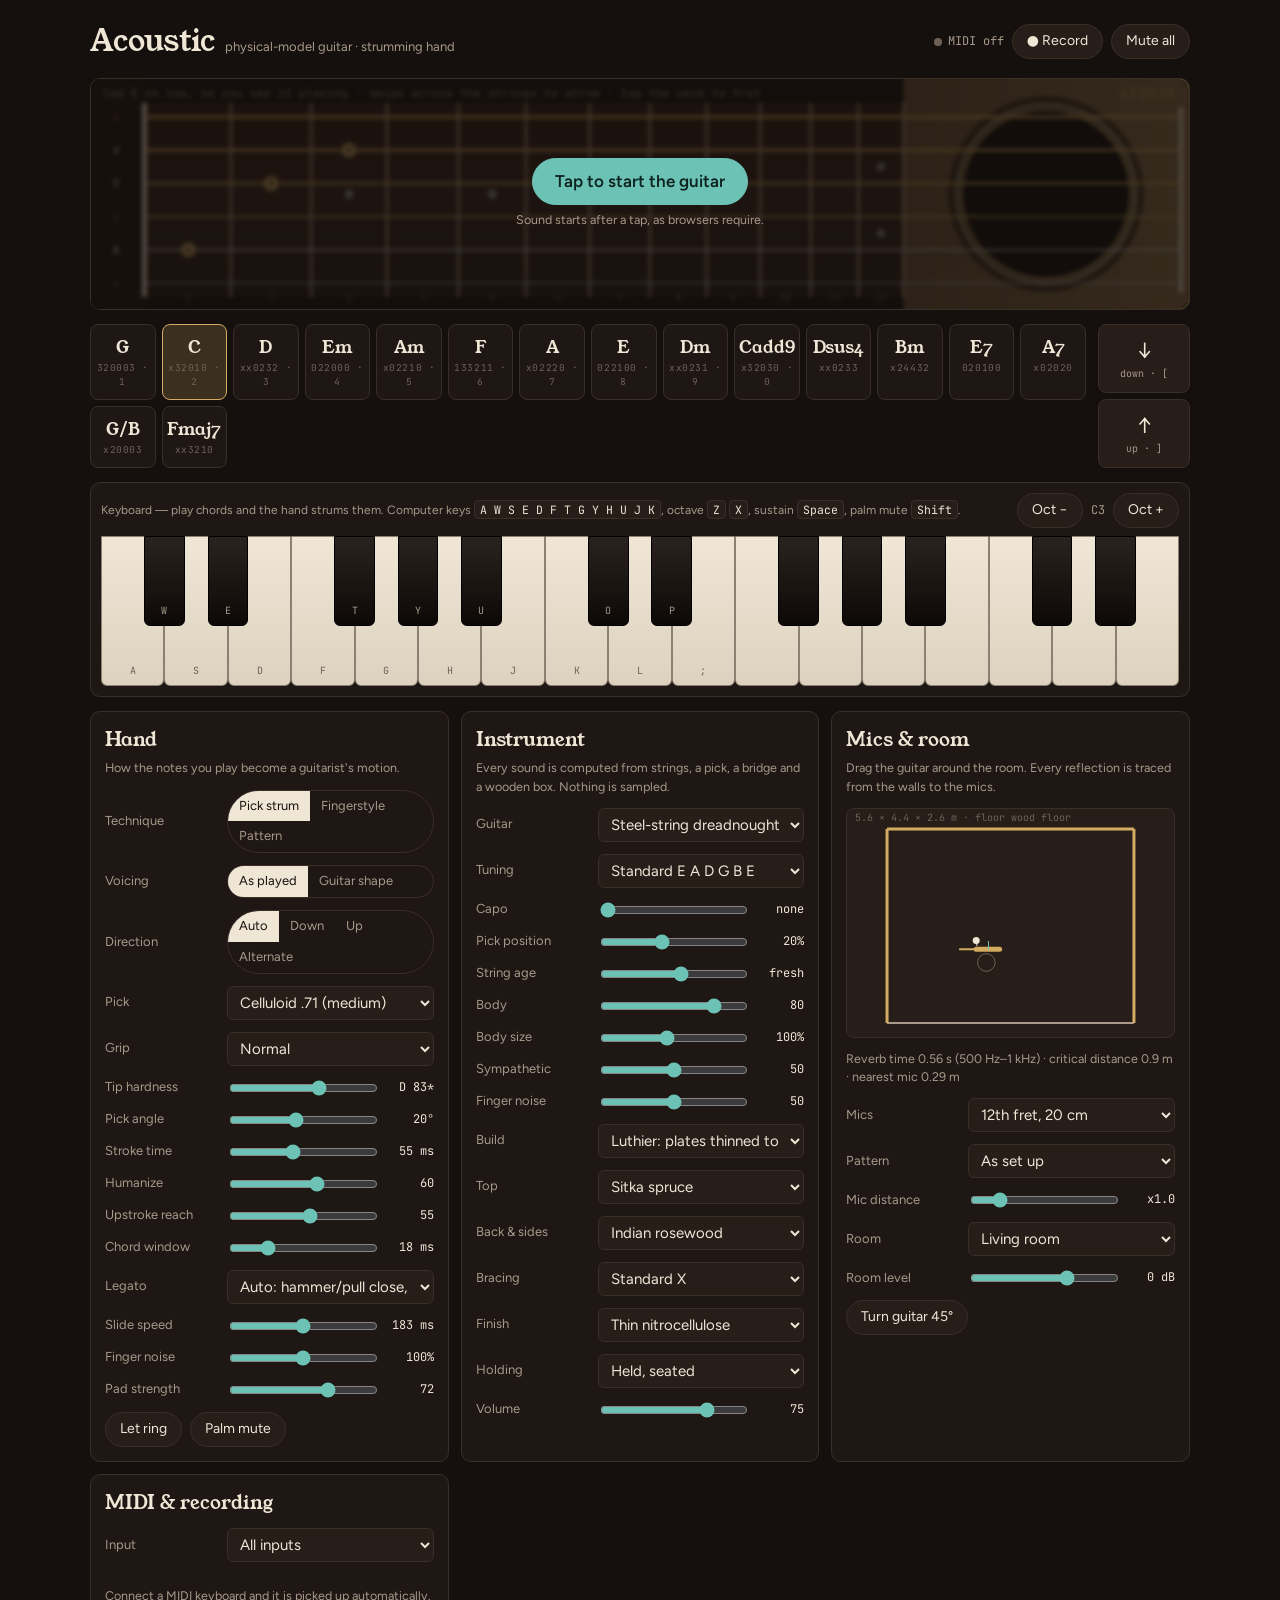
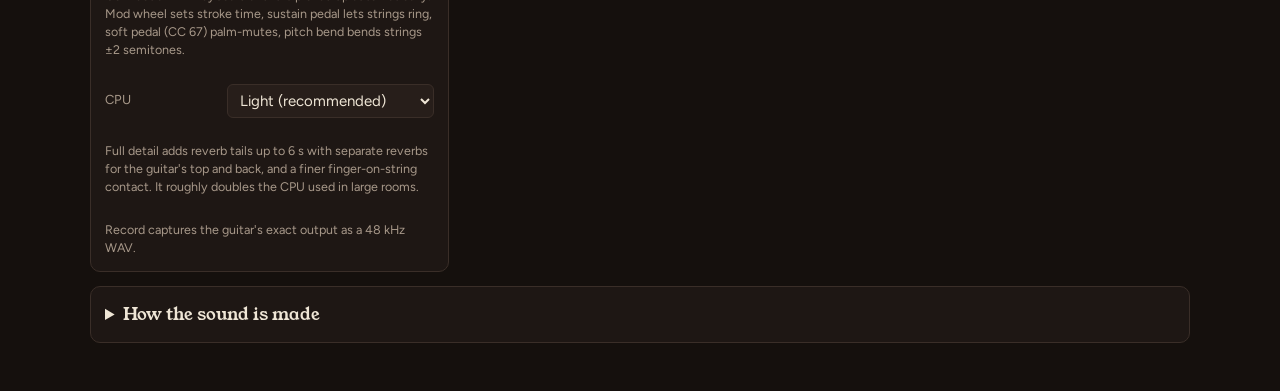
<file: index.html>
<!doctype html>
<html lang="en">
<head>
<meta charset="utf-8">
<meta name="viewport" content="width=device-width, initial-scale=1, viewport-fit=cover">
</head>
<body>
<title>Acoustic</title>
<meta name="claude:viewport-fit-sides" content="cover">
<meta name="description" content="A physically modelled acoustic guitar for the browser, with a strumming hand that plays your keyboard chords the way a guitarist would.">
<link rel="preconnect" href="https://fonts.googleapis.com">
<link rel="preconnect" href="https://fonts.gstatic.com" crossorigin>
<link rel="stylesheet" href="https://fonts.googleapis.com/css2?family=Figtree:wght@400;500;600&family=JetBrains+Mono:wght@400;500&family=Young+Serif&display=swap">
<style>/* Layout: one instrument column — neck view on top, playing surfaces (chords, strum, keys) under it,
   then a tray of controls grouped like a luthier's spec sheet. Single deliberate dark look (stage / rosewood). */
:root {
  --bg: #15100d;          /* rosewood shadow */
  --panel: #1e1714;
  --panel-2: #271e1a;
  --line: #3a2e28;
  --fg: #efe6d6;          /* bone */
  --muted: #a8998a;
  --faint: #6f6157;
  --accent: #6cc2b4;      /* abalone */
  --accent-ink: #0d2420;
  --brass: #d3ab62;       /* fret wire / bronze strings */
  --nickel: #c9ccd1;
  --danger: #e0765f;
  --font-display: "Young Serif", "Iowan Old Style", Georgia, serif;
  --font-body: "Figtree", "Segoe UI", system-ui, sans-serif;
  --font-mono: "JetBrains Mono", ui-monospace, "SF Mono", Menlo, monospace;
  --r: 10px;
  color-scheme: dark;
}
* { box-sizing: border-box; }
[hidden] { display: none !important; }
html, body { background: var(--bg); color: var(--fg); }
body {
  font-family: var(--font-body); font-size: 15px; line-height: 1.45;
  padding-left: max(16px, env(safe-area-inset-left, 0px));
  padding-right: max(16px, env(safe-area-inset-right, 0px));
  padding-block: 12px 40px;
  -webkit-tap-highlight-color: transparent;
}
.wrap { max-width: 1100px; margin: 0 auto; display: flex; flex-direction: column; gap: 14px; }

header.top { display: flex; align-items: center; justify-content: space-between; gap: 12px; flex-wrap: wrap; }
.brand { display: flex; align-items: baseline; gap: 10px; min-width: 0; }
.brand h1 { font-family: var(--font-display); font-weight: 400; font-size: 30px; margin: 0; letter-spacing: 0.01em; text-wrap: balance; }
.brand .sub { color: var(--muted); font-size: 13px; }
.top-actions { display: flex; gap: 8px; align-items: center; flex-wrap: wrap; }

button, select { font: inherit; color: inherit; }
.btn {
  background: var(--panel-2); border: 1px solid var(--line); color: var(--fg);
  padding: 8px 14px; border-radius: 999px; cursor: pointer; font-size: 14px; line-height: 1.2;
  touch-action: manipulation; user-select: none; -webkit-user-select: none;
}
.btn:hover { border-color: var(--faint); }
.btn:focus-visible, select:focus-visible, input:focus-visible, .key:focus-visible { outline: 2px solid var(--accent); outline-offset: 2px; }
.btn.primary { background: var(--accent); color: var(--accent-ink); border-color: var(--accent); font-weight: 600; }
.btn.rec[aria-pressed="true"] { background: var(--danger); border-color: var(--danger); color: #1b0d09; }
.btn[aria-pressed="true"] { background: var(--fg); color: var(--bg); border-color: var(--fg); }

.status { font-family: var(--font-mono); font-size: 12px; color: var(--muted); display: flex; gap: 6px; align-items: center; }
.dot { width: 8px; height: 8px; border-radius: 50%; background: var(--faint); display: inline-block; }
.dot.on { background: var(--accent); box-shadow: 0 0 8px var(--accent); }

/* neck */
.neck-card { position: relative; border-radius: var(--r); overflow: hidden; border: 1px solid var(--line); background: #100b09; }
#neck { display: block; width: 100%; height: 230px; touch-action: none; cursor: crosshair; }
.neck-legend { position: absolute; left: 12px; top: 7px; font-size: 11px; color: var(--muted); font-family: var(--font-mono); pointer-events: none; }
.neck-shape { position: absolute; right: 12px; top: 6px; font-family: var(--font-mono); font-size: 13px; color: var(--brass); pointer-events: none; letter-spacing: 0.12em; }

.start-overlay {
  position: absolute; inset: 0; display: flex; align-items: center; justify-content: center; flex-direction: column; gap: 6px;
  background: color-mix(in srgb, var(--bg) 72%, transparent); backdrop-filter: blur(2px);
}
.start-overlay .btn { font-size: 17px; padding: 12px 22px; }
.start-overlay small { color: var(--muted); }

/* play row */
.play { display: grid; grid-template-columns: 1fr auto; gap: 12px; align-items: stretch; }
.chords { display: grid; grid-template-columns: repeat(auto-fill, minmax(64px, 1fr)); gap: 6px; }
.chord {
  background: var(--panel); border: 1px solid var(--line); border-radius: 8px; padding: 10px 4px; text-align: center;
  font-family: var(--font-display); font-size: 17px; cursor: pointer; touch-action: none; user-select: none; -webkit-user-select: none;
}
.chord small { display: block; font-family: var(--font-mono); font-size: 9.5px; color: var(--faint); letter-spacing: 0.06em; margin-top: 2px; }
.chord.on { border-color: var(--brass); background: color-mix(in srgb, var(--brass) 16%, var(--panel)); }
.strum-pads { display: grid; grid-template-rows: 1fr 1fr; gap: 6px; min-width: 92px; }
.pad {
  background: var(--panel-2); border: 1px solid var(--line); border-radius: 8px; cursor: pointer; touch-action: none;
  display: flex; align-items: center; justify-content: center; flex-direction: column; font-size: 22px; user-select: none; -webkit-user-select: none; min-height: 58px;
}
.pad small { font-size: 10px; color: var(--muted); font-family: var(--font-mono); }
.pad:active, .pad.hit { background: var(--accent); color: var(--accent-ink); }

/* keyboard */
.keys-card { background: var(--panel); border: 1px solid var(--line); border-radius: var(--r); padding: 10px; display: flex; flex-direction: column; gap: 8px; }
.keys-head { display: flex; justify-content: space-between; align-items: center; gap: 8px; flex-wrap: wrap; }
.keys-head .lbl { font-size: 12px; color: var(--muted); }
.keys-scroll { overflow-x: auto; }
.keys { position: relative; height: 150px; min-width: 560px; touch-action: none; user-select: none; -webkit-user-select: none; }
.key { position: absolute; top: 0; border-radius: 0 0 6px 6px; cursor: pointer; }
.key.white { height: 100%; background: linear-gradient(#efe6d6, #ddd2bf); border: 1px solid #8d8073; }
.key.black { height: 60%; background: linear-gradient(#2a221e, #0d0907); border: 1px solid #000; z-index: 2; }
.key.down.white { background: linear-gradient(#bfe6de, var(--accent)); }
.key.down.black { background: linear-gradient(#2c6b62, #1a4d46); }
.key .kb { position: absolute; bottom: 6px; left: 0; right: 0; text-align: center; font-family: var(--font-mono); font-size: 10px; color: #6f6157; pointer-events: none; }
.key.black .kb { color: #a8998a; }

/* controls */
.tray { display: grid; grid-template-columns: repeat(auto-fit, minmax(300px, 1fr)); gap: 12px; }
.group { background: var(--panel); border: 1px solid var(--line); border-radius: var(--r); padding: 14px; display: flex; flex-direction: column; gap: 12px; min-width: 0; }
.group h2 { margin: 0; font-family: var(--font-display); font-weight: 400; font-size: 19px; }
.group .hint { font-size: 12.5px; color: var(--muted); margin: -6px 0 0; max-width: 60ch; }
.row { display: grid; grid-template-columns: 112px 1fr 48px; gap: 10px; align-items: center; }
.row label { font-size: 13px; color: var(--muted); }
.row output { font-family: var(--font-mono); font-size: 12px; text-align: right; color: var(--fg); font-variant-numeric: tabular-nums; }
.row.wide { grid-template-columns: 112px 1fr; }
input[type=range] { width: 100%; accent-color: var(--accent); }
select { background: var(--panel-2); border: 1px solid var(--line); border-radius: 6px; padding: 6px 8px; width: 100%; }
.seg { display: inline-flex; border: 1px solid var(--line); border-radius: 999px; overflow: hidden; flex-wrap: wrap; }
.seg button { background: transparent; border: 0; padding: 6px 11px; font-size: 13px; color: var(--muted); cursor: pointer; }
.seg button[aria-pressed="true"] { background: var(--fg); color: var(--bg); }
.toggles { display: flex; gap: 8px; flex-wrap: wrap; }

.note { font-size: 12.5px; color: var(--muted); }
.note code, .kbd { font-family: var(--font-mono); font-size: 11.5px; background: var(--panel-2); border: 1px solid var(--line); padding: 1px 5px; border-radius: 4px; color: var(--fg); }
.rec-out { display: flex; gap: 10px; align-items: center; flex-wrap: wrap; }
.rec-out audio { max-width: 100%; height: 34px; }
.rec-out a { color: var(--accent); }
#roomMap { width: 100%; height: 230px; display: block; border-radius: 8px; background: var(--panel-2); border: 1px solid var(--line); touch-action: none; cursor: grab; }
.space-group { grid-column: span 1; }
.sub-ctl { display: flex; flex-direction: column; gap: 12px; padding: 10px 0 2px 12px; border-left: 2px solid var(--line); }
.science { color: var(--muted); font-size: 13px; line-height: 1.6; }
.science p { margin: 0 0 8px; max-width: 72ch; }
.science b { color: var(--fg); font-weight: 600; }
details summary { cursor: pointer; font-family: var(--font-display); font-size: 17px; color: var(--fg); }

@media (max-width: 640px) {
  .neck-legend { display: none; }
  .brand h1 { font-size: 26px; }
  #neck { height: 200px; }
  .play { grid-template-columns: 1fr; }
  .strum-pads { grid-template-rows: none; grid-template-columns: 1fr 1fr; }
  .row { grid-template-columns: 96px 1fr 44px; }
  .row.wide { grid-template-columns: 96px 1fr; }
}
@media (prefers-reduced-motion: reduce) { * { transition: none !important; } }
</style>

<div class="wrap">
  <header class="top">
    <div class="brand">
      <h1>Acoustic</h1>
      <span class="sub">physical-model guitar · strumming hand</span>
    </div>
    <div class="top-actions">
      <span class="status" title="MIDI input"><span id="midiDot" class="dot"></span><span id="midiStatus">MIDI off</span></span>
      <button id="recBtn" class="btn rec" aria-pressed="false" type="button">● Record</button>
      <button id="panicBtn" class="btn" type="button" title="Silence every string">Mute all</button>
    </div>
  </header>

  <section class="neck-card" aria-label="Guitar neck">
    <canvas id="neck"></canvas>
    <div class="neck-shape" id="shapeText">x32010</div>
    <div class="neck-legend">low E on top, as you see it playing · swipe across the strings to strum · tap the neck to fret</div>
    <div class="start-overlay" id="startOverlay">
      <button class="btn primary" id="startBtn" type="button">Tap to start the guitar</button>
      <small>Sound starts after a tap, as browsers require.</small>
    </div>
  </section>

  <section class="play" aria-label="Chord pads and strum">
    <div class="chords" id="chords"></div>
    <div class="strum-pads">
      <div class="pad" id="padDown" role="button" tabindex="0" aria-label="Downstroke">↓<small>down · [</small></div>
      <div class="pad" id="padUp" role="button" tabindex="0" aria-label="Upstroke">↑<small>up · ]</small></div>
    </div>
  </section>

  <section class="keys-card" aria-label="Keyboard">
    <div class="keys-head">
      <span class="lbl">Keyboard — play chords and the hand strums them. Computer keys <span class="kbd">A W S E D F T G Y H U J K</span>, octave <span class="kbd">Z</span> <span class="kbd">X</span>, sustain <span class="kbd">Space</span>, palm mute <span class="kbd">Shift</span>.</span>
      <div class="toggles">
        <button class="btn" id="octDown" type="button">Oct −</button>
        <span class="status" id="octLabel">C3</span>
        <button class="btn" id="octUp" type="button">Oct +</button>
      </div>
    </div>
    <div class="keys-scroll"><div class="keys" id="keys"></div></div>
  </section>

  <section class="tray">
    <div class="group">
      <h2>Hand</h2>
      <p class="hint">How the notes you play become a guitarist's motion.</p>
      <div class="row wide"><label>Technique</label><div class="seg" data-opt="mode"><button data-v="pick">Pick strum</button><button data-v="finger">Fingerstyle</button><button data-v="pattern">Pattern</button></div></div>
      <div id="patternCtl" class="sub-ctl">
        <div class="row wide"><label for="handStyle">Style</label><select id="handStyle"></select></div>
        <div class="row wide" id="lineKeyRow" hidden><label for="lineKey">Key</label><select id="lineKey"></select></div>
        <div class="row"><label for="bpm">Tempo</label><input id="bpm" type="range" min="40" max="220" value="96"><output id="bpmOut">96</output></div>
        <div class="row"><label for="skill">Player skill</label><input id="skill" type="range" min="0" max="100" value="60"><output id="skillOut">60</output></div>
        <div class="row"><label for="brushes">Stray contacts</label><input id="brushes" type="range" min="0" max="200" value="100"><output id="brushesOut">100%</output></div>
        <p class="note">Hold a chord and the right hand plays the style. The tempo follows MIDI clock when one is sent. The sustain pedal keeps the pattern going after you let go.</p>
      </div>
      <div class="row wide"><label>Voicing</label><div class="seg" data-opt="voicing"><button data-v="played">As played</button><button data-v="guitarize">Guitar shape</button></div></div>
      <div class="row wide"><label>Direction</label><div class="seg" data-opt="direction"><button data-v="auto">Auto</button><button data-v="down">Down</button><button data-v="up">Up</button><button data-v="alternate">Alternate</button></div></div>
      <div class="row wide"><label for="pickType">Pick</label><select id="pickType"></select></div>
      <div class="row wide"><label for="grip">Grip</label><select id="grip"><option value="tight">Tight (little tip showing)</option><option value="normal">Normal</option><option value="loose">Loose (lots of tip)</option></select></div>
      <div class="row"><label for="pickHard">Tip hardness</label><input id="pickHard" type="range" min="0" max="100" value="60"><output id="pickHardOut">—</output></div>
      <div class="row"><label for="pickAngle">Pick angle</label><input id="pickAngle" type="range" min="0" max="45" step="1" value="20"><output id="pickAngleOut">20°</output></div>
      <div class="row"><label for="speed">Stroke time</label><input id="speed" type="range" min="15" max="110" step="1" value="55"><output id="speedOut">55 ms</output></div>
      <div class="row"><label for="humanize">Humanize</label><input id="humanize" type="range" min="0" max="100" value="60"><output id="humanizeOut">60</output></div>
      <div class="row"><label for="updepth">Upstroke reach</label><input id="updepth" type="range" min="0" max="100" value="55"><output id="updepthOut">55</output></div>
      <div class="row"><label for="gather">Chord window</label><input id="gather" type="range" min="5" max="60" value="18"><output id="gatherOut">18 ms</output></div>
      <div class="row wide"><label for="legatoMode">Legato</label><select id="legatoMode"><option value="auto">Auto: hammer/pull close, slide wider</option><option value="slide">Slides</option><option value="hammer">Hammer-ons &amp; pull-offs</option><option value="off">Off (pick every note)</option></select></div>
      <div class="row"><label for="slidespeed">Slide speed</label><input id="slidespeed" type="range" min="0" max="100" value="50"><output id="slidespeedOut">—</output></div>
      <div class="row"><label for="fingernoise">Finger noise</label><input id="fingernoise" type="range" min="0" max="200" value="100"><output id="fingernoiseOut">100%</output></div>
      <div class="row"><label for="keyvel">Pad strength</label><input id="keyvel" type="range" min="10" max="100" value="72"><output id="keyvelOut">72</output></div>
      <div class="toggles">
        <button class="btn" id="letRing" aria-pressed="false" type="button">Let ring</button>
        <button class="btn" id="palm" aria-pressed="false" type="button">Palm mute</button>
      </div>
    </div>

    <div class="group">
      <h2>Instrument</h2>
      <p class="hint">Every sound is computed from strings, a pick, a bridge and a wooden box. Nothing is sampled.</p>
      <div class="row wide"><label for="preset">Guitar</label>
        <select id="preset"><option value="dreadnought">Steel-string dreadnought</option><option value="parlor">Steel-string parlor</option><option value="classical">Nylon classical</option></select></div>
      <div class="row wide"><label for="tuning">Tuning</label>
        <select id="tuning">
          <option value="40,45,50,55,59,64">Standard  E A D G B E</option>
          <option value="38,45,50,55,59,64">Drop D  D A D G B E</option>
          <option value="38,45,50,55,57,62">DADGAD</option>
          <option value="38,43,50,55,59,62">Open G  D G D G B D</option>
          <option value="40,47,52,56,59,64">Open E  E B E G# B E</option>
          <option value="39,44,49,54,58,63">Half step down</option>
        </select></div>
      <div class="row"><label for="capo">Capo</label><input id="capo" type="range" min="0" max="9" value="0"><output id="capoOut">none</output></div>
      <div class="row"><label for="pickpos">Pick position</label><input id="pickpos" type="range" min="6" max="40" value="20"><output id="pickposOut">20%</output></div>
      <div class="row"><label for="bright">String age</label><input id="bright" type="range" min="0" max="100" value="55"><output id="brightOut">fresh</output></div>
      <div class="row"><label for="body">Body</label><input id="body" type="range" min="0" max="100" value="80"><output id="bodyOut">80</output></div>
      <div class="row"><label for="bodysize">Body size</label><input id="bodysize" type="range" min="80" max="125" value="100"><output id="bodysizeOut">100%</output></div>
      <div class="row"><label for="symp">Sympathetic</label><input id="symp" type="range" min="0" max="100" value="50"><output id="sympOut">50</output></div>
      <div class="row"><label for="noise">Finger noise</label><input id="noise" type="range" min="0" max="100" value="50"><output id="noiseOut">50</output></div>
      <div class="row wide"><label for="buildStyle">Build</label>
        <select id="buildStyle"><option value="luthier">Luthier: plates thinned to equal stiffness</option><option value="factory">Factory: fixed plate thickness</option></select></div>
      <div class="row wide"><label for="topWood">Top</label><select id="topWood"></select></div>
      <div class="row wide"><label for="backWood">Back &amp; sides</label><select id="backWood"></select></div>
      <div class="row wide"><label for="bracing">Bracing</label>
        <select id="bracing"><option value="standard">Standard X</option><option value="scalloped">Scalloped X</option><option value="forward">Forward-shifted X</option></select></div>
      <div class="row wide"><label for="finish">Finish</label>
        <select id="finish"><option value="nitro">Thin nitrocellulose</option><option value="poly">Thick polyurethane</option><option value="none">Unfinished</option></select></div>
      <div class="row wide"><label for="hold">Holding</label><select id="hold"></select></div>
      <div class="row"><label for="vol">Volume</label><input id="vol" type="range" min="0" max="100" value="75"><output id="volOut">75</output></div>
    </div>

    <div class="group space-group">
      <h2>Mics &amp; room</h2>
      <p class="hint">Drag the guitar around the room. Every reflection is traced from the walls to the mics.</p>
      <canvas id="roomMap" aria-label="Room map: drag the guitar"></canvas>
      <div class="note" id="roomInfo">&nbsp;</div>
      <div class="row wide"><label for="micSetup">Mics</label><select id="micSetup"></select></div>
      <div class="row wide"><label for="micPattern">Pattern</label>
        <select id="micPattern"><option value="default">As set up</option><option value="omni">Omni</option><option value="cardioid">Cardioid</option><option value="supercardioid">Supercardioid</option><option value="fig8">Figure-8</option></select></div>
      <div class="row"><label for="micDist">Mic distance</label><input id="micDist" type="range" min="40" max="400" value="100"><output id="micDistOut">x1.0</output></div>
      <div class="row wide"><label for="roomSel">Room</label><select id="roomSel"></select></div>
      <div class="row"><label for="roomTrim">Room level</label><input id="roomTrim" type="range" min="-24" max="12" value="0"><output id="roomTrimOut">0 dB</output></div>
      <div class="toggles"><button class="btn" id="turnGuitar" type="button">Turn guitar 45°</button></div>
    </div>

    <div class="group">
      <h2>MIDI &amp; recording</h2>
      <div class="row wide"><label for="midiIn">Input</label><select id="midiIn"><option value="all">All inputs</option></select></div>
      <p class="note" id="midiNote">Connect a MIDI keyboard and it is picked up automatically. Mod wheel sets stroke time, sustain pedal lets strings ring, soft pedal (CC 67) palm-mutes, pitch bend bends strings ±2 semitones.</p>
      <div class="row wide"><label for="cpuMode">CPU</label><select id="cpuMode"><option value="light">Light (recommended)</option><option value="full">Full detail</option></select></div>
      <p class="note">Full detail adds reverb tails up to 6 s with separate reverbs for the guitar's top and back, and a finer finger-on-string contact. It roughly doubles the CPU used in large rooms.</p>
      <div class="rec-out" id="recOut"><span class="note">Record captures the guitar's exact output as a 48 kHz WAV.</span></div>
    </div>
  </section>

  <section class="group science">
    <details>
      <summary>How the sound is made</summary>
      <p><b>Strings.</b> Each string is the sum of its own vibration modes, two per harmonic, one for each direction the string can swing. A mode's pitch includes the stretch from the string's bending stiffness; its decay comes from measured string losses (Woodhouse's model for bronze and nylon strings, with older strings losing more treble).</p>
      <p><b>Bridge.</b> The string's energy leaks into the guitar through the bridge, and how fast depends on how easily the bridge moves at that exact frequency. A harmonic that lands on a body resonance drains in a fraction of a second; one that lands between resonances rings for many seconds. The bridge also pulls each harmonic's pitch slightly and moves differently along and across the top, so the two swing directions split by a fraction of a hertz to a few hertz and beat. That is why every harmonic decays at its own rate, fades, comes back, and crosses its neighbors, which is most of what makes a real note sound alive.</p>
      <p><b>Body.</b> The same body drives the sound: an air resonance near 100 Hz, the top plate pair near 195 and 205 Hz, dipole modes that radiate less, then hundreds of denser modes spaced about 38 Hz apart up to 9 kHz, each moving the bridge at its own angle (Woodhouse's statistical model, scaled to measured guitar admittance, about −45 dB re 1 m/Ns). Two mic positions hear the modes with different weights.</p>
      <p><b>Pick.</b> The pick pushes the string sideways, scrapes along it for a few milliseconds, then slips off. The pluck point carves notches into the harmonic series, the pick width and slip time set the brightness, and the push direction sets the balance of the two swing directions. While loaded, the string presses the bridge sideways; that force vanishes at release, kicking the body's air and top modes — the soft thump under every note. Hard plucks briefly raise string tension, so notes start a few cents sharp, and they excite the string's lengthwise resonances (around 1.4 kHz on the low E), part of a steel string's metallic edge.</p>
      <p><b>Wood.</b> Each species enters as measured density, stiffness along and across the grain, and internal damping. What that does to the sound depends on how the guitar is built: a luthier thins each plate to the same stiffness, so a lighter wood mostly makes the top lighter; a factory keeps thickness fixed, so stiffness and mass both change. Every body mode is shifted by its share of top and back motion. The effects are real but small, as blind tests of tonewoods have found: a few percent in mode frequency, one to three decibels in level.</p>
      <p><b>The player.</b> Held against the torso, the back can't ring freely: back-plate modes lose about half their Q, the air and top resonances about a quarter, and the player's body absorbs what the back radiates. On a stand, the back sings.</p>
      <p><b>Microphones.</b> The guitar radiates from several places at once: the soundhole, the bridge, the two halves of the lower bout, below the bridge, the upper bout and the back. Each body mode drives them in its own pattern (the air mode through the soundhole, dipole modes with halves in opposite phase). Each mic hears every region at its true distance and angle, through its polar pattern, with the bass boost directional mics get up close, and with regions on the far side of the body heard only by diffraction.</p>
      <p><b>Measured directivity.</b> Close up, that geometry decides the sound. From a metre or more away, what you hear is set by how the whole instrument, and the person holding it, beams sound. That pattern comes from a real guitar played by a musician in an anechoic chamber, recorded from 32 directions at 2 m (Ackermann et al., TU Berlin). The synth was measured the same way and compared. The fix-ups it needed: the player's body takes about 6 dB off everything behind them from 250 Hz up, and the back of a real guitar is brighter than a simple shadow model. Distant mics, and every reflection that leaves the guitar into the room, now follow the measured pattern; close mics keep the geometry. Try “Behind the player”.</p>
      <p><b>The pick.</b> A pick is a little cantilever. For every pluck the synth works out where the string slips off its tip, from the pick's stiffness, its friction against the string, your attack angle and grip. That gives how far the string was pushed (loudness), which way (a flexing pick pushes it more into the top), and how fast it let go (brightness). Tip hardness is Hertz contact: a rubber or felt tip dents where it presses the string, so it touches more of it and lets go gently.</p>
      <p><b>The plucking hand.</b> In Pattern mode the hand plays the style the way a guitarist's fingers would. The thumb keeps the bass and the fingers their home strings. Timing has a slow drift of the whole hand plus a little scatter per note, matched to hexaphonic measurements of guitarists. Plucked chords spread over 10–25 ms in each player's habitual order. The ring finger is weakest and slightly late. Rest strokes land on the next string and damp it, and a careless follow-through sometimes grazes a neighbour. Rasgueado fans four nail sweeps over about 0.3 s. Lower the skill to hear a beginner.</p>
      <p><b>Yngwie mode.</b> A pattern style that improvises neoclassical lines over the chord you hold, after Yngwie Malmsteen. A minor chord is played as harmonic minor. A major chord is heard as the dominant of the minor key a fourth up (Phrygian dominant), and a diminished chord as the leading-tone seventh. The picking follows his downward pickslant: strings change after upstrokes, a downstroke can only sweep on to the next higher string, and a pull-off covers the moves that can't be picked. The lines are built from his figures (six-note sequences, pedal points, three-string sweeps, diminished cells climbing in minor thirds, runs). Phrases rush into a long note with wide vibrato or a bend, then breathe. It follows the key of your progression (or a key you set): C – F – G stays in C major, while a lone major chord is heard his way, as the dominant of a minor key. Play the chord softly for singing lines, hard for shred. It picks his 1.5 mm Delrin.</p>
      <p><b>The fretting hand.</b> The squeak of fingers on wound strings comes from the hand's movement, not from a sample. A fingertip sliding along a wound string catches on each wrap of the winding, so the squeak's pitch is the sliding speed divided by the winding pitch. That friction pushes along the string, through the bridge, into the body. The hand moves the way arms do (fast in the middle, slow at the ends), so a squeak rises and falls in pitch. Fingers drag as they leave a chord and the guide finger slides into the next one. Hold a note and press another a few frets away: the finger glides there, the pitch stepping fret by fret. Closer notes become hammer-ons (the finger strikes the string onto the fret) and pull-offs (it plucks the string as it leaves).</p>
      <p><b>The room.</b> Reflections are traced by the image-source method: each wall bounce is attenuated per octave by its material, per ray by the direction it left the guitar (the measured pattern of a guitar in a player's arms) and by the direction it reaches the mic. A late tail follows, decaying per octave at the Eyring rate for the room's volume and surfaces, at the energy level room acoustics predicts, so moving the mics away naturally trades direct sound for room sound.</p>
      <p><b>Calibration.</b> Decay per harmonic, inharmonicity, brightness over time, beating depth, and strum timing and brightness were measured from recordings of real steel-string guitars, single notes and labeled down and up strums, and the model was checked against them.</p>
      <p><b>Hand.</b> Notes that arrive together become a chord, placed on the neck with a fingering search (span, barres, open strings, voice leading). A downstroke crosses the strings in about 35–55 ms, as measured strums do; upstrokes are quicker, catch mostly the treble strings, and come out slightly brighter. Direction follows a pendulum: the hand swings every subdivision, so the gap since your last chord decides down or up.</p>
    </details>
  </section>
</div>

<script id="dsp-src">// Acoustic — the space around the guitar: where it sits, how it is held, the microphones, and the room.
//
// The guitar radiates from several regions (soundhole, bridge, lower bout bass/treble, tail, upper bout, back).
// For the DIRECT sound, every region reaches every mic at its own distance and angle: the worklet applies the
// per-region delays and gains computed here (spherical spreading, mic polar pattern, the proximity effect of
// pressure-gradient mics, shadowing by the body and by the player's head).
// For the ROOM, an image-source model traces wall reflections with per-band absorption, source directivity in the
// direction each ray leaves the guitar and mic directivity in the direction it arrives; a statistical late tail
// follows the Eyring decay of each band, at the energy level room acoustics predicts (energy arrival rate 4 pi c / V
// relative to a direct sound of amplitude 1/d). Both are baked into impulse responses for ConvolverNodes, one per
// source side (top / back), so the guitar's front and back radiate into the room separately.

(function (root) {
'use strict';
const C = 343;               // speed of sound, m/s
const BANDS = [125, 250, 500, 1000, 2000, 4000, 8000];

// ---------------- materials: absorption per octave band 125..8k (8k extrapolated where not tabulated) ----------------
const MATERIALS = {
  concrete:   { name: 'Painted concrete', a: [0.01, 0.01, 0.01, 0.02, 0.02, 0.02, 0.03] },
  brick:      { name: 'Brick', a: [0.03, 0.03, 0.03, 0.04, 0.05, 0.07, 0.08] },
  stone:      { name: 'Stone', a: [0.02, 0.02, 0.03, 0.04, 0.05, 0.05, 0.06] },
  plaster:    { name: 'Plaster / drywall', a: [0.29, 0.10, 0.05, 0.04, 0.07, 0.09, 0.10] },
  woodFloor:  { name: 'Wood floor', a: [0.15, 0.11, 0.10, 0.07, 0.06, 0.07, 0.07] },
  woodPanel:  { name: 'Wood paneling', a: [0.30, 0.25, 0.20, 0.17, 0.15, 0.10, 0.09] },
  plasterHard:{ name: 'Plaster on masonry', a: [0.013, 0.015, 0.02, 0.03, 0.04, 0.05, 0.06] },
  pews:       { name: 'Wooden pews', a: [0.10, 0.12, 0.14, 0.16, 0.17, 0.17, 0.17] },
  carpet:     { name: 'Carpet on concrete', a: [0.02, 0.06, 0.14, 0.37, 0.60, 0.65, 0.66] },
  carpetPad:  { name: 'Carpet on pad', a: [0.08, 0.24, 0.57, 0.69, 0.71, 0.73, 0.74] },
  curtain:    { name: 'Heavy curtains', a: [0.14, 0.35, 0.55, 0.72, 0.70, 0.65, 0.62] },
  glass:      { name: 'Window glass', a: [0.35, 0.25, 0.18, 0.12, 0.07, 0.04, 0.03] },
  tile:       { name: 'Ceramic tile', a: [0.01, 0.01, 0.01, 0.02, 0.02, 0.02, 0.03] },
  foam:       { name: 'Acoustic foam', a: [0.08, 0.25, 0.60, 0.90, 0.95, 0.98, 0.98] },
  wool:       { name: 'Mineral wool panels', a: [0.45, 0.95, 1.0, 1.0, 1.0, 1.0, 1.0] },
  sofa:       { name: 'Upholstered furniture', a: [0.70, 0.76, 0.81, 0.84, 0.84, 0.81, 0.78] },
  audience:   { name: 'Seated audience', a: [0.60, 0.74, 0.88, 0.96, 0.93, 0.85, 0.80] },
  books:      { name: 'Bookshelves', a: [0.30, 0.40, 0.40, 0.30, 0.30, 0.30, 0.30] },
  grass:      { name: 'Grass', a: [0.10, 0.25, 0.45, 0.60, 0.70, 0.75, 0.78] },
  open:       { name: 'Open air', a: [1, 1, 1, 1, 1, 1, 1] }
};
// air absorption, energy attenuation coefficient m (1/m) at 20 C, 50% RH (ISO 9613-1)
const AIR_M = [0.0001, 0.0003, 0.00063, 0.00107, 0.00227, 0.0065, 0.020]; // effective full-octave (Wenmaekers 2014)

// surfaces: floor, ceiling, x0 (left), x1 (right), y0 (front, behind the mics), y1 (back, behind the player)
const ROOMS = {
  booth:    { name: 'Vocal booth', dims: [2.0, 1.6, 2.3], walls: { floor: 'carpet', ceiling: 'plaster', x0: 'foam', x1: 'woodPanel', y0: 'foam', y1: 'woodPanel' }, extra: [], scatter: 0.4 },
  living:   { name: 'Living room', dims: [5.6, 4.4, 2.6], walls: { floor: 'woodFloor', ceiling: 'plaster', x0: 'plaster', x1: 'glass', y0: 'plaster', y1: 'books' },
              extra: [{ mat: 'carpet', area: 6, on: 'floor' }, { mat: 'sofa', area: 3, on: 'floor' }, { mat: 'curtain', area: 5, on: 'x1' }], scatter: 0.35 },
  bedroom:  { name: 'Bedroom', dims: [4.0, 3.6, 2.5], walls: { floor: 'carpetPad', ceiling: 'plaster', x0: 'plaster', x1: 'plaster', y0: 'plaster', y1: 'glass' },
              extra: [{ mat: 'sofa', area: 3.5, on: 'floor' }, { mat: 'curtain', area: 3, on: 'y1' }], scatter: 0.35 },
  bathroom: { name: 'Tiled bathroom', dims: [2.6, 2.2, 2.4], walls: { floor: 'tile', ceiling: 'plaster', x0: 'tile', x1: 'tile', y0: 'tile', y1: 'glass' },
              extra: [{ mat: 'curtain', area: 1.2, on: 'x1' }], scatter: 0.15 },
  studio:   { name: 'Studio live room', dims: [8.0, 6.0, 3.4], walls: { floor: 'woodFloor', ceiling: 'woodPanel', x0: 'woodPanel', x1: 'plaster', y0: 'curtain', y1: 'woodPanel' },
              extra: [{ mat: 'wool', area: 4, on: 'ceiling' }], scatter: 0.5 },
  recital:  { name: 'Wooden recital hall', dims: [24, 15, 9], walls: { floor: 'woodFloor', ceiling: 'plasterHard', x0: 'woodPanel', x1: 'woodPanel', y0: 'plasterHard', y1: 'woodPanel' },
              extra: [{ mat: 'audience', area: 230, on: 'floor' }], scatter: 0.5 },
  hall:     { name: 'Concert hall (Boston-like)', dims: [38, 23, 18.6], walls: { floor: 'woodFloor', ceiling: 'plasterHard', x0: 'plasterHard', x1: 'plasterHard', y0: 'woodPanel', y1: 'plasterHard' },
              extra: [{ mat: 'audience', area: 760, on: 'floor' }, { mat: 'audience', area: 160, on: 'x0' }, { mat: 'audience', area: 160, on: 'x1' }], scatter: 0.6 },
  church:   { name: 'Stone church', dims: [42, 16, 18], walls: { floor: 'stone', ceiling: 'stone', x0: 'stone', x1: 'glass', y0: 'stone', y1: 'stone' },
              extra: [{ mat: 'pews', area: 500, on: 'floor' }, { mat: 'audience', area: 110, on: 'floor' }, { mat: 'woodPanel', area: 150, on: 'y1' }], scatter: 0.45 },
  outdoors: { name: 'Outdoors on grass', dims: [200, 200, 200], walls: { floor: 'grass', ceiling: 'open', x0: 'open', x1: 'open', y0: 'open', y1: 'open' }, extra: [], scatter: 0.2, open: true }
};

// ---------------- microphones ----------------
// pattern: p(theta) = A + B cos(theta); B > 0 parts are pressure-gradient (proximity effect near the source)
const PATTERNS = {
  omni: { name: 'Omni', A: 1, B: 0, diffuse: 1 },
  cardioid: { name: 'Cardioid', A: 0.5, B: 0.5, diffuse: 1 / 3 },
  supercardioid: { name: 'Supercardioid', A: 0.37, B: 0.63, diffuse: 0.27 },
  fig8: { name: 'Figure-8', A: 0, B: 1, diffuse: 1 / 3 }
};

// Guitar-local coordinates (metres): origin at the saddle on the top, x toward the neck along the strings,
// y across the top toward the bass side, z out of the top (toward a listener in front).
// Radiation regions: points with an outward normal and an area. The 12th fret sits at x = scale/2.
const REGIONS = [
  { id: 'hole',   name: 'Soundhole',          p: [0.17, 0.0, 0.0],   n: [0, 0, 1] },
  { id: 'bridge', name: 'Bridge',             p: [0.0, 0.0, 0.0],    n: [0, 0, 1] },
  { id: 'bass',   name: 'Lower bout, bass',   p: [-0.04, 0.12, 0.0], n: [0, 0, 1] },
  { id: 'treb',   name: 'Lower bout, treble', p: [-0.04, -0.12, 0.0], n: [0, 0, 1] },
  { id: 'tail',   name: 'Below the bridge',   p: [-0.13, 0.0, 0.0],  n: [0, 0, 1] },
  { id: 'upper',  name: 'Upper bout',         p: [0.28, 0.0, 0.0],   n: [0, 0, 1] },
  { id: 'back',   name: 'Back',               p: [0.04, 0.0, -0.11], n: [0, 0, -1] }
];

// Mic setups in guitar-local coordinates (aim points too). 'ears' = the player's own head.
const MIC_SETUPS = {
  hole15:   { name: 'Soundhole, 15 cm', mics: [{ p: [0.17, 0.02, 0.15], aim: [0.17, 0, 0], pattern: 'cardioid' }] },
  fret12:   { name: '12th fret, 20 cm', mics: [{ p: [0.33, 0.02, 0.20], aim: [0.30, 0, 0], pattern: 'cardioid' }] },
  bout:     { name: 'Lower bout, 25 cm', mics: [{ p: [-0.07, 0.12, 0.25], aim: [-0.04, 0.08, 0], pattern: 'cardioid' }] },
  spaced:   { name: 'Spaced pair: 12th fret + lower bout', mics: [{ p: [0.33, 0.04, 0.22], aim: [0.30, 0, 0], pattern: 'cardioid' }, { p: [-0.08, 0.10, 0.28], aim: [-0.04, 0.06, 0], pattern: 'cardioid' }] },
  xy40:     { name: 'XY pair, 40 cm', mics: 'xy', center: [0.20, 0.0, 0.40], aim: [0.17, 0, 0], pattern: 'cardioid', spread: 45 },
  room2m:   { name: 'Room pair, 2 m', mics: [{ p: [0.10, -0.4, 2.0], aim: [0.1, 0, 0], pattern: 'omni' }, { p: [0.10, 0.4, 2.0], aim: [0.1, 0, 0], pattern: 'omni' }] },
  ears:     { name: "Player's ears", mics: 'ears', head: [0.12, 0.40, 0.06] },
  behind:   { name: 'Behind the player, 1.3 m', mics: [{ p: [0.25, -0.15, -1.3], aim: [0.1, 0, -0.05], pattern: 'omni' }, { p: [-0.05, 0.15, -1.3], aim: [0.1, 0, -0.05], pattern: 'omni' }] }
};

// ---------------- small vector helpers ----------------
const sub = (a, b) => [a[0] - b[0], a[1] - b[1], a[2] - b[2]];
const add = (a, b) => [a[0] + b[0], a[1] + b[1], a[2] + b[2]];
const scl = (a, s) => [a[0] * s, a[1] * s, a[2] * s];
const dot = (a, b) => a[0] * b[0] + a[1] * b[1] + a[2] * b[2];
const len = (a) => Math.sqrt(dot(a, a));
const nrm = (a) => { const l = len(a) || 1; return [a[0] / l, a[1] / l, a[2] / l]; };

// ---------------- placement: guitar-local <-> room ----------------
// The guitar faces +Y of the room (its top normal points toward the room's front wall y0 = 0? no: toward -Y),
// its neck points toward -X (player's left for a right-handed player facing -Y), bass side up (+Z).
function placement(scene) {
  const g = scene.guitar; // { pos: [x,y,z] room coords of the saddle point, yaw: radians }
  const cy = Math.cos(g.yaw || 0), sy = Math.sin(g.yaw || 0);
  // local axes in room coords
  const ex = [-cy, sy, 0];          // toward the neck
  const ez = [-sy, -cy, 0];          // out of the top: faces the -Y side of the room
  const ey = [0, 0, 1];              // bass side up
  const toRoom = (p) => add(g.pos, add(add(scl(ex, p[0]), scl(ey, p[1])), scl(ez, p[2])));
  const dirToRoom = (d) => add(add(scl(ex, d[0]), scl(ey, d[1])), scl(ez, d[2]));
  const toLocalDir = (d) => [dot(d, ex), dot(d, ey), dot(d, ez)];
  return { ex, ey, ez, toRoom, dirToRoom, toLocalDir };
}

// Expand a mic setup into concrete mics in guitar-local coords: [{p, axis, pattern, ear?}]
function expandMics(setup, scale) {
  const s = typeof setup === 'string' ? MIC_SETUPS[setup] : setup;
  if (s.mics === 'xy') {
    const c = s.center, ax = nrm(sub(s.aim, c)), half = (s.spread || 45) * Math.PI / 180;
    // rotate the aim around the guitar's y axis (vertical in the room when held) by +-half
    const rot = (v, a) => [v[0] * Math.cos(a) + v[2] * Math.sin(a), v[1], -v[0] * Math.sin(a) + v[2] * Math.cos(a)];
    return [{ p: c, axis: rot(ax, half), pattern: s.pattern }, { p: c, axis: rot(ax, -half), pattern: s.pattern }];
  }
  if (s.mics === 'ears') {
    // head above the bass edge of the upper bout; ears 17.5 cm apart along the neck direction
    const h = s.head;
    return [
      { p: [h[0] + 0.0875, h[1], h[2]], axis: [1, 0, 0], pattern: 'omni', ear: 'L', head: h },
      { p: [h[0] - 0.0875, h[1], h[2]], axis: [-1, 0, 0], pattern: 'omni', ear: 'R', head: h }
    ];
  }
  return s.mics.map(m => ({ p: m.p, axis: nrm(sub(m.aim, m.p)), pattern: m.pattern }));
}

// A concrete setup from a preset with an optional pattern override and distance scaling (mics move along their
// line to the aim point; the player's head does not move).
function scaledSetup(key, dist, pattern) {
  const s = MIC_SETUPS[key] || MIC_SETUPS.fret12;
  if (s.mics === 'ears') return s;
  const d = dist || 1;
  const pat = (m) => (pattern && pattern !== 'default') ? pattern : m;
  if (s.mics === 'xy') {
    const c = add(s.aim, scl(sub(s.center, s.aim), d));
    return Object.assign({}, s, { center: c, pattern: pat(s.pattern) });
  }
  return { name: s.name, mics: s.mics.map(m => ({ p: add(m.aim, scl(sub(m.p, m.aim), d)), aim: m.aim, pattern: pat(m.pattern) })) };
}

// ---------------- measured directivity of a guitar held by a player ----------------
// Ackermann, Brinkmann, Zotter, Kob & Weinzierl (2024), "A database with directivities of musical instruments", JAES;
// data doi 10.14279/depositonce-5861.3 (CC BY-NC-SA 4.0): a classical guitar played seated in an anechoic chamber,
// 32 directions at 2.06 m. MEAS: octave-band level per direction (guitar-local unit vectors), power average over the
// sphere = 0 dB. CORR: measured minus this synth's own pattern rendered the same way (test/directivity.js), applied to
// distant mics. BACKFEED: power of the engine's back-side room feed relative to its top-side feed, per octave.
// Regenerate with: python3 -I proto/directivity.py <sofa> data/guitar_directivity_measured.json;
//                  node test/directivity.js classical seated --write
// <directivity-data>
const DIR = {"dirs":[[0.7411,0.5118,0.4345],[0.6181,-0.1006,0.7796],[0.704,-0.6361,0.3159],[-0.0629,-0.1005,0.9929],[0.0761,-0.9671,0.2426],[-0.3979,-0.6361,0.661],[0.968,-0.0565,0.2445],[0.2358,-0.6143,0.753],[0.9029,0.3547,-0.2426],[0.88,-0.3547,-0.3159],[0.3609,-0.5118,-0.7796],[-0.136,-0.8903,-0.4345],[0.529,0.8457,-0.0698],[0.6556,0.0567,-0.753],[0.4743,-0.8457,-0.2445],[-0.529,-0.8457,0.0698],[0.3979,0.6361,-0.661],[-0.0761,0.9671,-0.2426],[0.0629,0.1005,-0.9929],[-0.704,0.6361,-0.3159],[-0.6181,0.1006,-0.7796],[-0.7411,-0.5118,-0.4345],[-0.2358,0.6143,-0.753],[-0.2697,-0.4312,-0.861],[0.136,0.8903,0.4345],[-0.3609,0.5118,0.7796],[-0.88,0.3547,0.3159],[-0.9029,-0.3547,0.2426],[0.2697,0.4312,0.861],[-0.4743,0.8457,0.2445],[-0.968,0.0565,-0.2445],[-0.6556,-0.0567,0.753]],"db":[[0.17,-0.65,1.17,1.59,2.36,2.14,2.48],[1.16,1.54,1.49,2.15,2.37,2,-0.5],[0.14,-0.56,-0.59,-1.75,-1.77,-0.33,3.54],[2.21,4.24,4.39,4.53,2.46,2.24,-0.21],[-0.44,0.03,0.67,-2.22,-0.97,-3.37,-5.62],[0.93,2.38,2.57,5.43,3.22,4.19,-0.13],[1.2,-0.87,1.65,0.99,2.73,5.36,6.05],[1.1,1.89,0.31,1.28,3.34,1.3,2.29],[-1.31,-4.38,-2.4,-4.9,-1.85,-0.8,1.55],[-0.55,-3.39,-0.43,-2.85,-2.73,-1.61,-4.7],[-1.9,-4.45,-4.9,-6.45,-5.36,-4.03,-7.86],[-1.52,-3.61,-3.62,-7.89,-1.66,-6.74,-3.99],[-1.06,-2.36,-1.89,-1.2,-2.41,-3.48,-3.65],[-2.73,-6.17,-5.35,-8.11,-4.8,-7.19,-3.97],[-1.06,-2.16,-1.32,-2.96,-4.07,-3.17,-5.82],[-1.04,-1.36,-3.29,-1.6,-2.1,-0.21,-2.64],[-0.64,-3.6,-3.14,-5.05,-5.94,-7.93,-8.53],[-0.06,-0.69,-1.4,-2.25,-1.41,-4.92,-2.67],[-1.41,-3.48,-6.06,-6.63,-5.35,-9.18,-11.28],[-0.37,-0.74,-2.06,-0.42,-1.02,-3.02,-4.72],[1.82,-1.81,-5.1,-4,-4.18,-5.21,-5.04],[0.53,-3.96,-2.37,-4.5,-3.17,-3.19,-2.75],[-1.7,-3.94,-4.18,-5.58,-4.01,-5.98,-7.49],[-1.8,-5.09,-9.38,-7,-9.94,-10.93,-10.68],[1.3,2.47,3.21,2.37,2.76,0.26,2.39],[1.54,4.13,3.86,4.26,1.45,2.93,1.14],[-0.64,1.56,-0.64,2.02,1.58,3.23,7.43],[-0.83,0.53,-0.61,-2.17,-0.02,-3.08,-3.15],[0.07,1.72,3.04,0.98,1.03,0.42,-2.24],[0.02,1.73,1.09,1.62,-0.16,3.89,0.25],[0.57,-0.26,-1.68,-2.43,-1.03,-1.43,-4],[0.81,3.14,3.03,3.35,4.75,3.2,2.68]],"corr":[[0.06,-0.66,-0.66,-0.02,-0.12,0.97,-0.95],[0.86,1.06,-0.64,-1.74,-0.2,-1.34,-2.28],[0.16,-0.61,-1.34,-4.79,-4.29,-2.51,0.75],[1.55,3.02,2.26,2.28,-0.07,-1.18,-3.76],[-0.26,-0.16,1.99,-2.14,-2.41,-5.5,-8.51],[0.23,1.03,1.22,4.04,-0.03,0.46,-3.63],[1.25,-0.46,0.46,-1.29,1.75,4.07,4.81],[0.81,1.11,-0.68,0.55,-0.32,-1.29,-0.72],[-0.64,-2.82,-0.43,-0.55,5.76,8.33,12.77],[0.09,-1.97,1.55,1.04,3.74,8.77,6.7],[-1.15,-3.33,-2.37,-0.15,1.45,4.66,4.02],[-0.8,-2.71,0.25,-2.5,5.15,1.87,7.93],[-0.3,-0.91,0.49,4.3,2.17,0.73,1.6],[-2.05,-4.86,-3.62,-3.24,2.7,1.15,8.52],[-0.22,-0.87,2.27,3.26,3.38,7.5,6.26],[-1.04,-1.57,-1.48,2.08,-0.62,0.46,-1.05],[0.15,-2.18,-0.47,0.45,2.2,1.24,3.92],[0.68,0.61,1.91,1.72,5.03,3.28,8.65],[-0.78,-2.57,-3.87,-1.66,2.08,-1.44,0.02],[-0.25,-0.26,-0.28,5.15,5.23,5.48,6.6],[2,-1.47,-3.31,0.2,3.12,4.25,6.7],[0.61,-3.78,0,0.06,3.75,4.5,8.7],[-1.13,-3.01,-1.56,-0.83,3.51,2.82,4.49],[-1.29,-4.46,-6.78,-2.67,-2.51,-2.49,1.38],[1.19,2.23,2.5,-0.33,-0.73,-3.19,-0.1],[0.77,2.95,1.7,3.32,-1.2,-0.08,-3.3],[-1.89,-0.07,-3.69,-0.33,-1.28,-0.33,5.16],[-1.89,-0.97,-2.7,-4.06,-0.85,-5.32,-5.02],[-0.3,1.07,1.28,-1.23,-1.18,-1.68,-4.68],[-0.35,1.25,0.19,1.66,-2.29,2.9,-1.96],[0.25,-0.38,-0.47,1.05,5.97,8.83,7.84],[-0.34,1.42,0.09,-0.03,1.89,0.19,-0.93]],"backFeed":[0.00904,0.0629,0.209,0.174,0.283,0.282,0.123]};
// </directivity-data>

// smooth interpolation over the 32 measured directions (von Mises-Fisher kernel), in dB. The measured pattern uses a
// ~25 deg kernel; the correction a ~45 deg one, so it fixes broad trends and leaves each body's own fine lobes.
const KAPPA_CORR = 4;
function dirInterp(table, u, kappa) {
  const KAPPA = kappa || 12;
  const l = len(u) || 1, x = u[0] / l, y = u[1] / l, z = u[2] / l;
  const out = [0, 0, 0, 0, 0, 0, 0]; let ws = 0;
  for (let j = 0; j < DIR.dirs.length; j++) {
    const d = DIR.dirs[j], w = Math.exp(KAPPA * (x * d[0] + y * d[1] + z * d[2] - 1));
    ws += w; const t = table[j]; for (let b = 0; b < 7; b++) out[b] += w * t[b];
  }
  for (let b = 0; b < 7; b++) out[b] /= ws;
  return out;
}
// The measurement includes the player's body. With the guitar on a stand, directions behind the top (toward where the
// player would be) fall back to the synth's own pattern.
function playerWeight(u, held) { return held ? 1 : Math.min(1, Math.max(0, (u[2] / (len(u) || 1) + 0.25) / 0.5)); }

// ---------------- guitar source directivity (for room reflections) ----------------
// Model shape: the top side is omnidirectional at low frequency and beams forward as frequency rises; the back side is
// the mirror image. The total in each direction is then set to the measured balloon, keeping the model's split
// between the two feeds (so rays leaving backward still carry the back plate's sound) and its total radiated power.
const BEAM = [0.0, 0.1, 0.35, 0.8, 1.3, 1.8, 2.3];
function beamGain(side, u, band) {
  const facing = side === 'front' ? u[2] : -u[2];
  return Math.max(0, Math.pow((1 + facing) / 2 + 0.02, BEAM[band]));
}
const FIB = (() => { const n = 400, p = []; for (let i = 0; i < n; i++) { const z = 1 - 2 * (i + 0.5) / n, r = Math.sqrt(1 - z * z), t = Math.PI * (1 + Math.sqrt(5)) * i; p.push([r * Math.cos(t), r * Math.sin(t), z]); } return p; })();
const srcCache = {};
function srcNorm(held, band) {
  const key = (held ? 'h' : 's') + band;
  if (srcCache[key]) return srcCache[key];
  const rho = DIR ? DIR.backFeed[band] : 1;
  let mAvg = 0; for (const u of FIB) mAvg += beamGain('front', u, band) ** 2 + rho * beamGain('back', u, band) ** 2;
  mAvg /= FIB.length;
  // power-preserving scale for the measured-shape gains
  let p = 0; for (const u of FIB) { const t = shapeFactor(u, band, held, mAvg, rho); p += t * t * (beamGain('front', u, band) ** 2 + rho * beamGain('back', u, band) ** 2); }
  p /= FIB.length;
  return (srcCache[key] = { mAvg, rho, k: Math.sqrt(mAvg / p) });
}
function shapeFactor(u, band, held, mAvg, rho) {
  const M = beamGain('front', u, band) ** 2 + rho * beamGain('back', u, band) ** 2;
  const modelDb = 10 * Math.log10(Math.max(1e-9, M / mAvg));
  const w = playerWeight(u, held);
  const targetDb = w * dirInterp(DIR.db, u)[band] + (1 - w) * modelDb;
  return Math.pow(10, (targetDb - modelDb) / 20);
}
function sourceGain(side, uLocal, band, held, raw) {
  if (!DIR || raw) return beamGain(side, uLocal, band);
  const N = srcNorm(held, band);
  return beamGain(side, uLocal, band) * shapeFactor(uLocal, band, held, N.mAvg, N.rho) * N.k;
}

// mic sensitivity for a wave arriving from unit direction `from` (pointing from the mic toward the source)
function micGain(mic, from, band) {
  if (mic.ear) {
    // spherical head (Brown & Duda): the far side is shadowed, more so at high frequencies
    const side = mic.ear === 'L' ? 1 : -1;
    const c = from[0] * side; // cos of angle to the ear axis (local x)
    const shadow = [0.0, 0.1, 0.25, 0.45, 0.65, 0.8, 0.9][band];
    return (1 - shadow) + shadow * (0.5 + 0.5 * c) * (c > 0 ? 1.25 : 1);
  }
  const P = PATTERNS[mic.pattern] || PATTERNS.omni;
  return Math.abs(P.A + P.B * dot(mic.axis, from));
}

// ---------------- direct path coefficients for the worklet ----------------
// For each mic and region: delay (samples), gain for the pressure term, gain for the near-field gradient term
// (pressure-gradient mics: p_grad = B cos(theta) (p + (c/d) * velocity_integral)), and a shadow amount (0 = clear line
// of sight, 1 = region faces away from the mic: heard only by diffraction, low-passed).
function directCoefs(scene, sr) {
  const mics = expandMics(scene.mics, scene.scale || 0.645);
  const held = scene.hold !== 'stand';
  return mics.map(mic => REGIONS.map(r => {
    const v = sub(mic.p, r.p), d = Math.max(0.05, len(v)), u = scl(v, 1 / d);
    const facing = dot(u, r.n);                    // >0: mic in front of this region's surface
    const from = scl(u, -1);
    const P = PATTERNS[mic.pattern] || PATTERNS.omni;
    let A = P.A, B = P.B * dot(mic.axis, from);
    if (mic.ear) { A = 1; B = 0; }
    // body shadow: smooth step from facing (0) to facing away (1)
    let shadow = Math.min(1, Math.max(0, 0.5 - facing * 1.6));
    // the player's body sits behind the back: back radiation reaching the front is further absorbed
    let g = 1 / d;
    if (held && r.id === 'back') g *= 0.45;
    // head shadow for the player's ears: far ear gets the head's diffraction lowpass
    let earShadow = 0;
    if (mic.ear) {
      const side = mic.ear === 'L' ? 1 : -1;
      const toSrc = nrm(sub(r.p, mic.head));
      earShadow = Math.max(0, Math.min(1, 0.5 - toSrc[0] * side * 0.9));
      shadow = Math.max(shadow, earShadow * 0.8);
    }
    return { delay: d / C * sr, gP: g * A, gB: g * B, gNear: g * B * C / d, shadow, d };
  }));
}

// Far-field correction of the direct sound: the region model is right where geometry dominates (a mic a hand's width
// from the soundhole), the measurement is right at a distance (it includes the player's body and the real diffraction
// around the instrument). Each mic gets the measured-minus-model difference in its direction, faded in between 0.3 m
// and 1.2 m from the guitar's acoustic centre. Returns per-mic octave-band gains in dB (125 Hz .. 8 kHz).
const ACOUSTIC_CENTER = [0.10, 0, -0.05]; // between top and back, between soundhole and bridge
function directEQ(scene) {
  const mics = expandMics(scene.mics, scene.scale || 0.645), held = scene.hold !== 'stand';
  return mics.map(m => {
    if (!DIR || scene.rawRadiation) return [0, 0, 0, 0, 0, 0, 0];
    const v = sub(m.p, ACOUSTIC_CENTER), d = len(v);
    const t = Math.min(1, Math.max(0, (d - 0.3) / 0.9)), fade = t * t * (3 - 2 * t);
    const w = playerWeight(v, held) * fade;
    return dirInterp(DIR.corr, v, KAPPA_CORR).map(x => Math.max(-12, Math.min(12, x * w)));
  });
}

// Graphic EQ for those octave gains: low shelf (125), five peaking filters (250..4k, one octave wide), high shelf (8k),
// RBJ cookbook biquads. The bands overlap, so the requested gains are refined until the realized response at the
// band centres matches.
function biquad(type, f, gDb, sr) {
  const A = Math.pow(10, gDb / 40), w = 2 * Math.PI * f / sr, cs = Math.cos(w), sn = Math.sin(w);
  let b0, b1, b2, a0, a1, a2;
  if (type === 'peak') {
    const al = sn * Math.sinh(Math.LN2 / 2 * 1.0 * w / sn);
    b0 = 1 + al * A; b1 = -2 * cs; b2 = 1 - al * A; a0 = 1 + al / A; a1 = -2 * cs; a2 = 1 - al / A;
  } else {
    const al = sn / 2 * Math.SQRT2, sA = 2 * Math.sqrt(A) * al, s = type === 'low' ? 1 : -1;
    b0 = A * ((A + 1) - s * (A - 1) * cs + sA); b1 = s * 2 * A * ((A - 1) - s * (A + 1) * cs); b2 = A * ((A + 1) - s * (A - 1) * cs - sA);
    a0 = (A + 1) + s * (A - 1) * cs + sA; a1 = -s * 2 * ((A - 1) + s * (A + 1) * cs); a2 = (A + 1) + s * (A - 1) * cs - sA;
  }
  return [b0 / a0, b1 / a0, b2 / a0, a1 / a0, a2 / a0];
}
function biquadDb(c, f, sr) {
  const w = 2 * Math.PI * f / sr, c1 = Math.cos(w), s1 = Math.sin(w), c2 = Math.cos(2 * w), s2 = Math.sin(2 * w);
  const nr = c[0] + c[1] * c1 + c[2] * c2, ni = -(c[1] * s1 + c[2] * s2);
  const dr = 1 + c[3] * c1 + c[4] * c2, di = -(c[3] * s1 + c[4] * s2);
  return 10 * Math.log10((nr * nr + ni * ni) / (dr * dr + di * di));
}
function designEQ(gDb, sr) {
  const fc = BANDS, types = ['low', 'peak', 'peak', 'peak', 'peak', 'peak', 'high'];
  const edge = (b) => b === 0 ? 177 : b === 6 ? 5657 : fc[b];
  let req = gDb.slice(), cs = [];
  for (let it = 0; it < 6; it++) {
    cs = req.map((g, b) => biquad(types[b], edge(b), g, sr));
    for (let b = 0; b < 7; b++) {
      let got = 0; for (const c of cs) got += biquadDb(c, fc[b], sr);
      req[b] += 0.8 * (gDb[b] - got);
    }
  }
  return cs;
}

// "Preamp gain": normalize each setup by its mics' mean distance to the guitar's regions, as an engineer would
// set gain. Applied equally to direct sound and room, so the direct-to-reverberant balance stays physical.
function micNorm(scene) {
  const mics = expandMics(scene.mics);
  let s = 0, n = 0;
  for (const m of mics) for (const r of REGIONS) { if (r.id === 'back') continue; s += len(sub(m.p, r.p)); n++; }
  return (s / n) / 0.3;
}

// ---------------- impulse responses ----------------
function eyring(room) {
  const [Lx, Ly, Lz] = room.dims;
  const V = Lx * Ly * Lz;
  const areas = { floor: Lx * Ly, ceiling: Lx * Ly, x0: Ly * Lz, x1: Ly * Lz, y0: Lx * Lz, y1: Lx * Lz };
  const S = Object.values(areas).reduce((a, b) => a + b, 0);
  const alpha = {}; // per surface per band, extras blended in by area
  for (const k in areas) alpha[k] = MATERIALS[room.walls[k]].a.slice();
  for (const e of room.extra || []) {
    const f = Math.min(1, e.area / areas[e.on]);
    for (let b = 0; b < 7; b++) alpha[e.on][b] = alpha[e.on][b] * (1 - f) + MATERIALS[e.mat].a[b] * f;
  }
  const rt = [], abar = [];
  for (let b = 0; b < 7; b++) {
    let A = 0; for (const k in areas) A += areas[k] * alpha[k][b];
    const a = Math.min(0.999, A / S); abar.push(a);
    rt.push(0.161 * V / (-S * Math.log(1 - a) + 4 * AIR_M[b] * V));
  }
  return { V, S, areas, alpha, rt, abar };
}

// radix-2 complex FFT (in place)
function fft(re, im, inv) {
  const n = re.length;
  for (let i = 1, j = 0; i < n; i++) {
    let bit = n >> 1;
    for (; j & bit; bit >>= 1) j ^= bit;
    j ^= bit;
    if (i < j) { let t = re[i]; re[i] = re[j]; re[j] = t; t = im[i]; im[i] = im[j]; im[j] = t; }
  }
  for (let size = 2; size <= n; size <<= 1) {
    const ang = (inv ? 2 : -2) * Math.PI / size, wr = Math.cos(ang), wi = Math.sin(ang);
    for (let i = 0; i < n; i += size) {
      let cr = 1, ci = 0;
      for (let k = 0; k < size / 2; k++) {
        const a = i + k, b = a + size / 2;
        const tr = re[b] * cr - im[b] * ci, ti = re[b] * ci + im[b] * cr;
        re[b] = re[a] - tr; im[b] = im[a] - ti; re[a] += tr; im[a] += ti;
        const nr = cr * wr - ci * wi; ci = cr * wi + ci * wr; cr = nr;
      }
    }
  }
  if (inv) for (let i = 0; i < n; i++) { re[i] /= n; im[i] /= n; }
}

// interpolate 7 band gains (linear amplitude) onto FFT bin frequencies, in dB over log-frequency
function bandCurve(g, nfft, sr, out) {
  const lg = g.map(x => Math.log(Math.max(1e-6, x)));
  for (let k = 0; k <= nfft / 2; k++) {
    const f = Math.max(20, k * sr / nfft);
    const x = Math.log2(f / 125);
    let v;
    if (x <= 0) v = lg[0]; else if (x >= 6) v = lg[6];
    else { const i = Math.floor(x), t = x - i; v = lg[i] * (1 - t) + lg[i + 1] * t; }
    out[k] = Math.exp(v);
  }
  return out;
}

// A short linear-phase FIR (centered) realising 7 band gains; cached by rounded gains
const FIRN = 128;
function bandFir(g, sr, cache) {
  const key = g.map(x => Math.round(x * 400)).join(',');
  if (cache && cache.has(key)) return cache.get(key);
  const re = new Float64Array(FIRN), im = new Float64Array(FIRN), mag = new Float64Array(FIRN / 2 + 1);
  bandCurve(g, FIRN, sr, mag);
  for (let k = 0; k <= FIRN / 2; k++) { re[k] = mag[k]; if (k > 0 && k < FIRN / 2) re[FIRN - k] = mag[k]; }
  fft(re, im, true);
  const h = new Float32Array(FIRN);
  for (let i = 0; i < FIRN; i++) {
    const j = (i + FIRN / 2) % FIRN;                 // center the zero-phase response
    const w = 0.5 - 0.5 * Math.cos(2 * Math.PI * (i + 0.5) / FIRN);
    h[i] = re[j] * w;
  }
  if (cache) cache.set(key, h);
  return h;
}

function rng32(seed) { let s = seed >>> 0 || 1; return () => { s ^= s << 13; s >>>= 0; s ^= s >>> 17; s ^= s << 5; s >>>= 0; return s / 4294967296; }; }
function gauss(r) { let u = 0; for (let i = 0; i < 6; i++) u += r(); return (u - 3) * 1.4142; }

// Build stereo IRs (reflections + late tail, no direct sound) for the top ('front') and back source sides.
// scene: { room (key or object), guitar: {pos, yaw}, mics (setup key or object), hold, scale }
function buildIRs(scene, sr) {
  const room = typeof scene.room === 'string' ? ROOMS[scene.room] : scene.room;
  const E = eyring(room);
  const [Lx, Ly, Lz] = room.dims;
  const pl = placement(scene);
  const mics = expandMics(scene.mics, scene.scale || 0.645).map(m => ({ ...m, room: pl.toRoom(m.p), roomAxis: pl.dirToRoom(m.axis) }));
  const held = scene.hold !== 'stand';
  const src = { front: pl.toRoom([0.12, 0, 0.0]), back: pl.toRoom([0.04, 0, -0.11]) };
  const rtMax = Math.max(...E.rt);
  const dur = room.open ? 0.25 : Math.min(scene.maxDur || 6, 6, Math.max(0.3, rtMax * 1.15));   // maxDur: Light CPU mode caps the tail
  const N = Math.ceil(dur * sr) + FIRN;
  const tMix = room.open ? 0.25 : Math.min(0.12, Math.max(0.035, Math.sqrt(E.V) / 1000 * 1.6));
  const scat = room.scatter ?? 0.4;
  const beta = {}; for (const k in E.alpha) beta[k] = E.alpha[k].map(a => Math.sqrt(Math.max(0, 1 - a)));
  const out = { front: [new Float32Array(N), new Float32Array(N)], back: [new Float32Array(N), new Float32Array(N)], rt: E.rt, V: E.V, tMix };
  const cache = new Map();
  const r = rng32(1234);
  const maxOrder = room.open ? 1 : 40;
  // ----- image sources (Allen & Berkley), specular part
  for (const side of ['front', 'back']) {
    const S = src[side];
    for (let mi = 0; mi < Math.min(2, mics.length); mi++) {
      const M = mics[mi], buf = out[side][mi];
      const nmax = Math.ceil(tMix * C / Math.min(Lx, Ly, Lz)) + 1;
      for (let nx = -nmax; nx <= nmax; nx++) for (let ny = -nmax; ny <= nmax; ny++) for (let nz = -nmax; nz <= nmax; nz++)
      for (let px = 0; px < 2; px++) for (let py = 0; py < 2; py++) for (let pz = 0; pz < 2; pz++) {
        if (nx === 0 && ny === 0 && nz === 0 && px === 0 && py === 0 && pz === 0) continue; // direct sound
        const cnt = {
          x0: Math.abs(nx - px), x1: Math.abs(nx), y0: Math.abs(ny - py), y1: Math.abs(ny), floor: Math.abs(nz - pz), ceiling: Math.abs(nz)
        };
        if (room.open && (cnt.x0 + cnt.x1 + cnt.y0 + cnt.y1 + cnt.ceiling > 0)) continue;
        const order = cnt.x0 + cnt.x1 + cnt.y0 + cnt.y1 + cnt.floor + cnt.ceiling;
        if (order > maxOrder) continue;
        const I = [(1 - 2 * px) * S[0] + 2 * nx * Lx, (1 - 2 * py) * S[1] + 2 * ny * Ly, (1 - 2 * pz) * S[2] + 2 * nz * Lz];
        // randomize higher-order images slightly (diffusion; avoids flutter from a perfect lattice)
        if (order > 1) for (let a = 0; a < 3; a++) I[a] += (r() - 0.5) * 0.16 * Math.min(1, order / 4); // randomized image method, <= 8 cm
        const v = sub(M.room, I), d = len(v), t = d / C;
        if (t > tMix) continue;
        const arrive = scl(v, -1 / d);                       // from mic toward the image
        // departure direction at the real source: mirror the arrival back through the same reflections
        const dep = [(px ? -1 : 1) * -arrive[0], (py ? -1 : 1) * -arrive[1], (pz ? -1 : 1) * -arrive[2]];
        const depLocal = pl.toLocalDir(dep);
        const arrLocal = pl.toLocalDir(arrive);
        const micAx = M.axis;
        const g = new Array(7);
        const spec = Math.pow(1 - scat, order / 2);
        for (let b = 0; b < 7; b++) {
          let a = spec / d * Math.exp(-AIR_M[b] * d / 2);
          for (const k in cnt) if (cnt[k]) a *= Math.pow(beta[k][b], cnt[k]);
          a *= sourceGain(side, depLocal, b, held, scene.rawRadiation);
          a *= micGain({ ...M, axis: micAx }, arrLocal, b);
          g[b] = a;
        }
        if (Math.max(...g) < 1e-5) continue;
        const h = bandFir(g.map(x => x / Math.max(1e-9, Math.max(...g))), sr, cache);
        const amp = Math.max(...g);
        const at = Math.round(t * sr);
        for (let i = 0; i < FIRN; i++) { const k = at + i - FIRN / 2; if (k >= 0 && k < N) buf[k] += h[i] * amp; }
      }
    }
  }
  if (room.open) return out;
  // ----- late tail: per-band noise with Eyring decay, energy arrival rate 4 pi c / V (relative to a 1/d direct sound),
  // ramping in as scattering turns specular energy diffuse, and fully after the mixing time
  const hop = 256, NF = 512;
  const win = new Float64Array(NF); for (let i = 0; i < NF; i++) win[i] = Math.sin(Math.PI * (i + 0.5) / NF); // sqrt-hann pair
  const nFrames = Math.ceil(N / hop);
  const meanFree = 4 * E.V / E.S;
  // inter-mic coherence of the diffuse tail: sin(kd)/(kd) for spaced omnis (spacing d); coincident directional pairs
  // keep partial coherence from their overlapping patterns
  const m0 = mics[0], m1 = mics[1] || mics[0];
  const spacing = mics.length > 1 ? len(sub(m0.p, m1.p)) : 0.3;
  const coincident = spacing < 0.05;
  const coh = new Float64Array(NF / 2 + 1);
  for (let k = 0; k <= NF / 2; k++) {
    const f = Math.max(1, k * sr / NF), kd = 2 * Math.PI * f / C * (m0.ear ? 0.22 : spacing);
    coh[k] = coincident ? 0.55 : Math.max(0, Math.sin(kd) / kd);
  }
  for (const side of ['front', 'back']) {
    // fraction of the source's power going into this side's directions (diffuse-field weighting)
    const sidePow = []; for (let b = 0; b < 7; b++) {
      let sp = 0, n = 0;
      for (const u of FIB) { sp += Math.pow(sourceGain(side, u, b, held, scene.rawRadiation), 2); n++; }
      sidePow.push(sp / n);
    }
    const nm = Math.min(2, mics.length);
    const rg = rng32(777 + (side === 'back' ? 999 : 0));
    const curves = [new Float64Array(NF / 2 + 1), new Float64Array(NF / 2 + 1)], gains = new Array(7);
    const r1 = new Float64Array(NF), i1 = new Float64Array(NF), r2 = new Float64Array(NF), i2 = new Float64Array(NF);
    const o1 = new Float64Array(NF), q1 = new Float64Array(NF);
    for (let fI = 0; fI < nFrames; fI++) {
      const t = (fI * hop + NF / 2) / sr;
      const nRef = C * t / meanFree;
      const ramp = t >= tMix ? 1 : Math.max(0, 1 - Math.pow(1 - scat, nRef)) * 0.9 + 0.1 * Math.min(1, t / tMix) ** 2;
      for (let mi = 0; mi < nm; mi++) {
        const P = mics[mi].ear ? { diffuse: 0.9 } : (PATTERNS[mics[mi].pattern] || PATTERNS.omni);
        for (let b = 0; b < 7; b++) {
          // energy per second 4 pi c / V * exp(-13.8 t / RT) (integrates to Barron's 16 pi / A); per sample / sr
          const e = 4 * Math.PI * C / E.V * Math.exp(-13.82 * t / E.rt[b]) * sidePow[b] * P.diffuse / sr;
          gains[b] = Math.sqrt(e * ramp);
        }
        bandCurve(gains, NF, sr, curves[mi]);
      }
      for (let k = 0; k < NF; k++) { r1[k] = gauss(rg) * win[k]; i1[k] = 0; r2[k] = gauss(rg) * win[k]; i2[k] = 0; }
      fft(r1, i1, false); fft(r2, i2, false);
      for (let mi = 0; mi < nm; mi++) {
        for (let k = 0; k < NF; k++) {
          const kb = k <= NF / 2 ? k : NF - k;
          let a, b2;
          if (mi === 0) { a = r1[k]; b2 = i1[k]; }
          else { const g = coh[kb], h = Math.sqrt(1 - g * g); a = g * r1[k] + h * r2[k]; b2 = g * i1[k] + h * i2[k]; }
          const c = curves[mi][kb]; o1[k] = a * c; q1[k] = b2 * c;
        }
        fft(o1, q1, true);
        const buf = out[side][mi], o = fI * hop;
        for (let i = 0; i < NF; i++) { const k = o + i; if (k < N) buf[k] += o1[i] * win[i]; }
      }
    }
  }
  if (scene.maxDur && rtMax * 1.15 > scene.maxDur) {   // a capped tail fades out over its last 0.5 s instead of stopping
    const nf = Math.min(N, Math.round(0.5 * sr));
    for (const side of ['front', 'back']) for (const ch of out[side]) for (let i = 0; i < nf; i++) ch[N - nf + i] *= 0.5 + 0.5 * Math.cos(Math.PI * i / nf);
  }
  return out;
}

function buildIRsNormalized(scene, sr) {
  const g = micNorm(scene), mics = expandMics(scene.mics);
  let sc = scene;
  // single mic: the room is rendered at the mic and at a twin 30 cm to the side (partially coherent tail), so the
  // reflections arrive in stereo while the direct sound stays centred
  if (mics.length === 1) {
    const m = mics[0];
    sc = Object.assign({}, scene, { mics: { mics: [{ p: m.p, aim: add(m.p, m.axis), pattern: m.pattern }, { p: [m.p[0] + 0.3, m.p[1], m.p[2]], aim: add([m.p[0] + 0.3, m.p[1], m.p[2]], m.axis), pattern: m.pattern }] } });
  }
  const out = buildIRs(sc, sr);
  for (const side of ['front', 'back']) for (const ch of out[side]) for (let i = 0; i < ch.length; i++) ch[i] *= g;
  out.norm = g;
  return out;
}

root.AcousticSpace = { ACOUSTIC_CENTER, DIR: () => DIR, dirInterp, sourceGain, directEQ, designEQ, biquadDb, BANDS, MATERIALS, ROOMS, PATTERNS, REGIONS, MIC_SETUPS, AIR_M, expandMics, placement, directCoefs, buildIRs: buildIRsNormalized, buildIRsRaw: buildIRs, micNorm, scaledSetup, eyring, fft };
})(typeof globalThis !== 'undefined' ? globalThis : this);

// Acoustic — coupled string/body modal guitar engine.
// Runs in an AudioWorklet, on the main thread (ScriptProcessor fallback), or in Node for offline tests.
//
// Each string is a sum of its transverse modes, two per partial (one per polarization). Nothing about a mode's
// decay or pitch is hand-tuned: both come from physics evaluated at that mode's frequency.
//
//   frequency     f_k = k f0 sqrt(1 + B k^2),   B = pi^3 E d_core^4 / (64 T L^2)       (bending stiffness)
//   intrinsic     sigma_int = pi f (Q_air^-1 + Q_ve^-1 + Q_te^-1)                       (Valette & Cuesta)
//   bridge        ds = -(T/L) Y2(w_k)  (2x2, y = along the top, z = into it)            (Gough; Woodhouse)
//                 eig(ds) -> two complex shifts per partial: their real parts are the energy the bridge drains,
//                 their imaginary parts the pitch pull; eigenvectors say how the polarizations mix.
//   body          Y2(w) = sum_k  i w / (m_k (w_k^2 - w^2 + i w w_k / Q_k)) * r_k r_k^T  over body modes.
//
// The same body modes that drain the strings also radiate: the bridge force drives each body mode as a
// resonator, and their velocities are summed with radiation weights into two mic signals.
// A pick or finger loads the string sideways before it slips off; the force the bridge carried during that
// push vanishes at release, which rings the body's air and top modes (the "thump" under every note).

(function (root) {
'use strict';
const TAU = Math.PI * 2;

// ---------------- instrument data ----------------
// strings (low E first): T newtons at standard pitch, mu kg/m, EI N m^2, wound,
//   Woodhouse damping: etaF (string friction), etaB new / used (bending loss; dirt in old windings raises it),
//   etaA (air, per rad/s), EA axial stiffness N
// Steel: D'Addario EJ16 tensions and unit weights; damping and EI from Woodhouse et al. 2012 (80/20 bronze).
// Nylon: D'Addario EJ45 normal tension; damping and inharmonicity from Woodhouse et al. 2012 (Pro Arte).
const PRESETS = {
  dreadnought: {
    name: 'Steel dreadnought', scale: 0.645,
    strings: [
      { T: 111, mu: 10.18e-3, EI: 534e-6, wound: 1, etaF: 5e-5, etaBn: 0.3e-2, etaBu: 3.8e-2, etaA: 1.7, EA: 29000 },
      { T: 129, mu: 6.554e-3, EI: 262e-6, wound: 1, etaF: 11e-5, etaBn: 0.4e-2, etaBu: 2.9e-2, etaA: 1.2, EA: 22700 },
      { T: 133, mu: 3.750e-3, EI: 204e-6, wound: 1, etaF: 9e-5, etaBn: 1.1e-2, etaBu: 4.1e-2, etaA: 1.3, EA: 17100 },
      { T: 134, mu: 2.089e-3, EI: 187e-6, wound: 1, etaF: 11e-5, etaBn: 1.8e-2, etaBu: 6.8e-2, etaA: 1.2, EA: 12300 },
      { T: 104, mu: 1.018e-3, EI: 267e-6, wound: 0, etaF: 6e-5, etaBn: 1.1e-2, etaBu: 1.1e-2, etaA: 1.0, EA: 25900 },
      { T: 104, mu: 0.572e-3, EI: 85e-6, wound: 0, etaF: 7e-5, etaBn: 0.7e-2, etaBu: 0.7e-2, etaA: 2.5, EA: 14600 }],
    damp: { fretted: 0.25 }, polDetune: 0.0016, airScale: 0.75, plainEtaF: 3.6e-4,
    body: {
      // f Hz, Q, effective mass kg normal to the top at the bridge, bridge-motion angle deg, radiation (1 monopole, small for dipoles)
      // Steel-string data: Russell (Hummingbird 103/188/203 Hz), Popp & Rossing (D-28: 102, 193-204 monopoles,
      // 376 dipole, 436 quadrupole); masses from mass-loading studies (Christensen; Iulius), Woodhouse 2004.
      // + share of the mode's motion in the back (0 top .. 1 back) + radiation pattern over the body regions
      modes: [[100, 26, 0.6, 2, 0.4, 0.3, 'A0'], [193, 32, 0.19, 6, 1.0, 0.15, 'T11a'], [204, 34, 0.24, -8, 0.9, 0.35, 'T11b'],
              [228, 40, 0.42, 14, 0.5, 0.8, 'back'], [292, 34, 0.7, 28, 0.55, 0.2, 'xdip'], [376, 36, 0.6, 32, 0.5, 0.15, 'ldip'],
              [436, 36, 0.8, -30, 0.45, 0.2, 'quad']],
      // above ~480 Hz: statistical modes (Woodhouse): Rayleigh spacing, uniform Q, log-normal masses
      hf: { f0: 480, f1: 9500, spacing: 38, qlo: 30, qhi: 80, mMed: 2.4, mSpread: 0.9, angSd: 30, seed: 3 },
      radFc: 250
    },
    radHP: 88, air: 11000, out: 9.0, lonQ: 350, lonGain: 0.05
  },
  parlor: {
    name: 'Steel parlor', scale: 0.62,
    strings: [
      { T: 103, mu: 10.18e-3, EI: 534e-6, wound: 1, etaF: 5e-5, etaBn: 0.3e-2, etaBu: 3.8e-2, etaA: 1.7, EA: 29000 },
      { T: 119, mu: 6.554e-3, EI: 262e-6, wound: 1, etaF: 11e-5, etaBn: 0.4e-2, etaBu: 2.9e-2, etaA: 1.2, EA: 22700 },
      { T: 123, mu: 3.750e-3, EI: 204e-6, wound: 1, etaF: 9e-5, etaBn: 1.1e-2, etaBu: 4.1e-2, etaA: 1.3, EA: 17100 },
      { T: 124, mu: 2.089e-3, EI: 187e-6, wound: 1, etaF: 11e-5, etaBn: 1.8e-2, etaBu: 6.8e-2, etaA: 1.2, EA: 12300 },
      { T: 96, mu: 1.018e-3, EI: 267e-6, wound: 0, etaF: 6e-5, etaBn: 1.1e-2, etaBu: 1.1e-2, etaA: 1.0, EA: 25900 },
      { T: 96, mu: 0.572e-3, EI: 85e-6, wound: 0, etaF: 7e-5, etaBn: 0.7e-2, etaBu: 0.7e-2, etaA: 2.5, EA: 14600 }],
    damp: { fretted: 0.25 }, polDetune: 0.0016, airScale: 0.75, plainEtaF: 3.6e-4,
    body: {
      modes: [[118, 22, 0.5, 2, 0.45, 0.3, 'A0'], [214, 30, 0.17, 6, 1.0, 0.15, 'T11a'], [230, 32, 0.22, -8, 0.9, 0.35, 'T11b'],
              [262, 38, 0.38, 14, 0.5, 0.8, 'back'], [330, 34, 0.6, 28, 0.55, 0.2, 'xdip'], [415, 36, 0.55, 32, 0.5, 0.15, 'ldip'],
              [480, 36, 0.7, -30, 0.45, 0.2, 'quad']],
      hf: { f0: 520, f1: 9500, spacing: 44, qlo: 30, qhi: 80, mMed: 2.2, mSpread: 0.9, angSd: 30, seed: 5 },
      radFc: 290
    },
    radHP: 108, air: 11000, out: 10.0, lonQ: 350, lonGain: 0.05
  },
  classical: {
    name: 'Nylon classical', scale: 0.65,
    strings: [
      { T: 63.1, mu: 5.50e-3, EI: 52e-6, wound: 1, etaF: 2e-5, etaBn: 2.0e-2, etaBu: 3.0e-2, etaA: 1.2, EA: 1500 },
      { T: 70.7, mu: 3.46e-3, EI: 39e-6, wound: 1, etaF: 7e-5, etaBn: 2.5e-2, etaBu: 3.5e-2, etaA: 0.9, EA: 1200 },
      { T: 69.4, mu: 1.91e-3, EI: 51e-6, wound: 1, etaF: 5e-5, etaBn: 2.0e-2, etaBu: 3.0e-2, etaA: 1.2, EA: 1000 },
      { T: 52.9, mu: 0.82e-3, EI: 280e-6, wound: 0, etaF: 14e-5, etaBn: 2.0e-2, etaBu: 2.4e-2, etaA: 1.7, EA: 9500 },
      { T: 53.5, mu: 0.52e-3, EI: 159e-6, wound: 0, etaF: 40e-5, etaBn: 2.0e-2, etaBu: 2.4e-2, etaA: 1.2, EA: 6900 },
      { T: 72.2, mu: 0.39e-3, EI: 131e-6, wound: 0, etaF: 40e-5, etaBn: 2.4e-2, etaBu: 2.8e-2, etaA: 1.5, EA: 5700 }],
    damp: { fretted: 0.25 }, polDetune: 0.002, airScale: 0.6, plainEtaF: 0,
    body: {
      // Woodhouse 2004 classical guitar fit: 91 Hz Q25, 205 Hz Q47, 225 Hz Q59; masses from his admittance peaks
      modes: [[91, 25, 0.6, 2, 0.45, 0.3, 'A0'], [205, 45, 0.13, 6, 1.0, 0.15, 'T11a'], [225, 55, 0.38, -10, 0.8, 0.7, 'back'],
              [280, 25, 0.6, 30, 0.55, 0.2, 'xdip'], [420, 40, 1.0, -28, 0.45, 0.15, 'ldip']],
      hf: { f0: 470, f1: 8500, spacing: 38, qlo: 30, qhi: 80, mMed: 2.8, mSpread: 0.9, angSd: 30, seed: 7 },
      radFc: 250
    },
    radHP: 85, air: 10000, out: 14.0, lonQ: 120, lonGain: 0.02
  }
};
const STD = [40, 45, 50, 55, 59, 64];

// ---------------- picks ----------------
// A flat pick is a short cantilever held between thumb and index finger. Per pick: Young's modulus E (Pa), density
// (kg/m3), loss factor eta, friction against the string mu, thickness t, effective width near the tip w, radius of
// the edge the string slides over (standard picks are cut square and polished, ~0.15 mm whatever their thickness;
// bevelled picks are rounder), and how much tip sticks out relative to normal.
// Values: manufacturers' thicknesses; polymer data sheets (POM/Delrin, PA6/nylon, celluloid, PEI/Ultem); bone and
// cupronickel handbooks; friction from polymer-on-steel tables. Felt bends little and instead compresses: it is given a
// soft contact (minimum release time and contact width) and no click.
const PICKS = {
  nylon46:  { name: 'Nylon .46 (thin)',            E: 2.4e9, rho: 1140, eta: 0.035, mu: 0.32, t: 0.46e-3, w: 7e-3, edge: 0.15e-3, scrape: 1.0 },
  cell71:   { name: 'Celluloid .71 (medium)',      E: 2.0e9, rho: 1350, eta: 0.030, mu: 0.35, t: 0.71e-3, w: 8e-3, edge: 0.15e-3, scrape: 1.0 },
  delrin100:{ name: 'Delrin 1.0 (Tortex-style)',   E: 2.9e9, rho: 1410, eta: 0.012, mu: 0.20, t: 1.00e-3, w: 8e-3, edge: 0.15e-3, scrape: 0.7 },
  delrin150:{ name: 'Delrin 1.5, bevelled',        E: 2.9e9, rho: 1410, eta: 0.012, mu: 0.20, t: 1.50e-3, w: 8e-3, edge: 0.30e-3, scrape: 0.6 },
  ultem150: { name: 'Ultem 1.5 (heavy)',           E: 3.3e9, rho: 1270, eta: 0.006, mu: 0.28, t: 1.50e-3, w: 8e-3, edge: 0.18e-3, scrape: 0.8 },
  jazz3:    { name: 'Nylon 1.38, small sharp tip', E: 2.4e9, rho: 1140, eta: 0.035, mu: 0.32, t: 1.38e-3, w: 5e-3, edge: 0.18e-3, scrape: 1.0, ell: 0.75 },
  bone300:  { name: 'Bone 3 mm, bevelled',         E: 15e9,  rho: 1900, eta: 0.010, mu: 0.25, t: 3.00e-3, w: 9e-3, edge: 0.50e-3, scrape: 0.6 },
  coin:     { name: 'Coin (milled edge)',          E: 110e9, rho: 8900, eta: 0.002, mu: 0.40, t: 1.40e-3, w: 9e-3, edge: 0.15e-3, scrape: 3.0 },
  leather:  { name: 'Leather 2 mm',                E: 2.5e8, rho: 900,  eta: 0.150, mu: 0.50, t: 2.00e-3, w: 9e-3, edge: 0.80e-3, scrape: 0.2, Es: 4e7 },
  rubber:   { name: 'Rubber 2.5 mm (soft)',        E: 2.0e7, rho: 1150, eta: 0.200, mu: 0.80, t: 2.50e-3, w: 9e-3, edge: 0.80e-3, scrape: 0.1, Es: 3.6e6 },
  felt:     { name: 'Felt 3 mm',                   E: 6e7,   rho: 400,  eta: 0.300, mu: 0.60, t: 3.00e-3, w: 10e-3, edge: 1.50e-3, scrape: 0, Es: 1e6 }
};
// Surface hardness: the tip's surface modulus Es (Pa; defaults to E for solid plastics, bone and metal). Shore A
// (soft) via Gent's relation, Shore D (hard plastics) from tabulated conversions; above Shore D ~90 the tip is as hard
// as the material's bulk stiffness.
const SHORE_D = [[40, 3e7], [50, 9e7], [60, 2.5e8], [70, 6e8], [80, 1.5e9], [85, 2.4e9], [90, 3.8e9]];
function shoreToEs(scale, h) {
  if (scale === 'A') return 1e6 * 0.0981 * (56 + 7.62336 * h) / (0.137505 * (254 - 2.54 * h));
  for (let i = 1; i < SHORE_D.length; i++) if (h <= SHORE_D[i][0]) {
    const [h0, e0] = SHORE_D[i - 1], [h1, e1] = SHORE_D[i], t = Math.max(0, (h - h0) / (h1 - h0));
    return Math.exp(Math.log(e0) + t * (Math.log(e1) - Math.log(e0)));
  }
  return SHORE_D[SHORE_D.length - 1][1];
}
function esToShore(Es) {
  if (Es > 4e9) return 'harder than Shore D 90';
  if (Es >= 3e7) { let lo = 40, hi = 95; for (let k = 0; k < 30; k++) { const m = (lo + hi) / 2; if (shoreToEs('D', m) < Es) lo = m; else hi = m; } return 'Shore D ' + Math.round(lo); }
  let lo = 0, hi = 99; for (let k = 0; k < 30; k++) { const m = (lo + hi) / 2; if (shoreToEs('A', m) < Es) lo = m; else hi = m; }
  return 'Shore A ' + Math.round(lo);
}
// Pitch of the outer winding (wrap-wire diameter), m, strings low E..G; plain strings have none. Steel: phosphor-bronze
// 12-53 set; nylon: silver-plated copper basses (finer wire, higher squeak).
const WIND_PITCH = { steel: [0.36e-3, 0.30e-3, 0.24e-3, 0.18e-3, 0, 0], nylon: [0.16e-3, 0.14e-3, 0.12e-3, 0, 0, 0] };
let TR_GAIN = 1;
// Finger-contact constants, fitted to 111 slides recorded in GuitarSet (Xi et al. 2018; proto/gs_squeak.py,
// test/gs_model_slides.js): with these the finger sound matches the real one within 1.7 dB rms across 4-12.5 kHz,
// at the same level (-21 dB re the note) and with the same fixed colour (centroid ~6 kHz whatever the hand speed).
// delta: contact distance from the stopping fret (m); skinHz: how fast the skin follows the corrugation;
// axSide: share of the ridges' catching force felt sideways; bump: fret-crossing knock (N); ridgeHz: ridge resonance.
const FINGER = { delta: 0.0015, skinHz: 4000, axSide: 1.5, bump: 0.004, ridgeHz: 1400 };
// the axial path (string's longitudinal modes) is kept small: below 4 kHz the recordings can't constrain it, and a
// strong one gives the boxy ~1 kHz zip that real slides don't have; the contact's own radiation carries the top octave
let FRIC_GAIN = 0.03, FRIC_AIR = 0.02, FRIC_NORMAL = 1.2, FRIC_MU = [0.56, 0.5, 0.03, 1.0];   // static, kinetic, Stribeck speed (m/s), skin damping ratio   // axial force into the string; share heard straight from the fingertip
const GRIPS = { tight: 3.5e-3, normal: 5e-3, loose: 7.5e-3 };   // exposed tip length beyond the fingers

// Quasi-static release: the string (lateral stiffness Ks = T L / (x (L - x))) pushes on the pick face; the pick bends
// (tip stiffness Kp = 3 E I / l^3, end slope 1.5 delta / l), tilting its face. With the player's attack angle psi0 and
// friction angle atan(mu), the string is pushed at alpha = psi0 + phi - atan(mu) from the stroke direction and slides
// toward the tip; it is released when it reaches the tip, which dips D0 past the string and rises along the stroke at
// the escape angle beta. Release time = edge radius / slip speed (stroke speed + the bent pick's recoil).
function pickModel(pk, T, L, xp, vel, angleDeg, grip, EsOverride) {
  const Ks = T * L / (xp * (L - xp));
  const ell = (GRIPS[grip] || GRIPS.normal) * (pk.ell || 1);
  const I = pk.w * pk.t ** 3 / 12, Kp = 3 * pk.E * I / ell ** 3;
  const D0 = (0.22 + 0.6 * vel) * 1e-3, beta = 8 * Math.PI / 180, psi0 = (angleDeg ?? 20) * Math.PI / 180, phiF = Math.atan(pk.mu);
  let d = 0.002, delta = 0, phi = 0, alpha = 0;
  for (let it = 0; it < 40; it++) {
    delta = Ks * d / Kp;
    phi = Math.min(0.75, 1.5 * delta / ell);
    alpha = Math.max(0.06, psi0 + phi - phiF);
    d = 0.5 * d + 0.5 * D0 / (Math.sin(alpha) + Math.cos(alpha) * Math.tan(beta));
  }
  const fp = 0.5596 * Math.sqrt(pk.E * pk.t * pk.t / (12 * pk.rho)) / (ell * ell);
  // recoil of the bent pick is along the stroke; only its component along the face (sin of the face tilt) speeds the slip
  const v = 0.4 + 1.8 * vel, vSnap = 0.5 * delta * 2 * Math.PI * fp * Math.sin(psi0 + phi);
  // Hertz contact between the string (radius ~0.2 mm) and the edge, crossed cylinders ~ a sphere of radius sqrt(r R):
  // the string presses a dent of depth dc = (9 F^2 / (16 R E*^2))^(1/3) into the tip. A soft tip (rubber, felt) takes
  // up part of the pick's travel in the dent (less string displacement), lets go over the time it takes the dent to
  // unload (longer, gentler release) and touches a wider stretch of string (fewer high harmonics). Hard tips: microns.
  const Es = EsOverride || pk.Es || pk.E, Estar = Es / (1 - 0.45 * 0.45);
  const R = Math.sqrt(2e-4 * pk.edge), F = Ks * d;
  const dc = Math.min(0.6 * pk.t, Math.cbrt(9 * F * F / (16 * R * Estar * Estar)));
  const aC = Math.sqrt(R * dc);
  d = Math.max(0.25 * d, d - dc);
  const tau = (pk.edge + dc) / (v + vSnap), width = 2 * pk.edge + 2 * aC + 2 * dc;
  const area = pk.w * ell, hard = Math.min(1, Math.sqrt(Es / 1e9));
  return { d, alpha, tau, width, fp, delta, Ks, Kp, dc, Es,
    click: Es < 5e8 ? 0 : delta * fp * fp * area, decay: 1 / (Math.PI * fp * pk.eta), scrape: pk.mu * pk.scrape * hard, hard, hold: d / v };
}
const PICK_REF = { type: 'cell71', angle: 20, grip: 'normal' };

function makeRng(seed) {
  let s = (seed >>> 0) || 1;
  return function () { s ^= s << 13; s >>>= 0; s ^= s >>> 17; s ^= s << 5; s >>>= 0; return s / 4294967296; };
}
function gaussFrom(rng) { return (rng() + rng() + rng() + rng() - 2) * 1.2247; }
const mtof = (m) => 440 * Math.pow(2, (m - 69) / 12);

// ---------------- body ----------------
// ---------------- construction & contact ----------------
// Wood data (12% MC): density kg/m3, E along grain GPa, E across grain GPa, Q along grain, Q across grain.
// Wikipedia/USDA Wood Handbook moduli; damping from Bremaud et al. 2012, Yoshikawa, Haines (via Richardson),
// Stephens 2015. Reference build: Sitka spruce top, Indian rosewood back, thin nitro finish, standard X bracing.
const WOODS = {
  top: {
    sitka:      { name: 'Sitka spruce', rho: 425, E: 11.0, ER: 0.86, QL: 150, QR: 47 },
    adirondack: { name: 'Adirondack spruce', rho: 435, E: 10.8, ER: 0.86, QL: 150, QR: 47 },
    engelmann:  { name: 'Engelmann spruce', rho: 385, E: 9.4, ER: 1.20, QL: 150, QR: 47 },
    european:   { name: 'European spruce', rho: 405, E: 9.7, ER: 0.70, QL: 119, QR: 40 },
    cedar:      { name: 'Western red cedar', rho: 370, E: 7.7, ER: 0.62, QL: 139, QR: 45 },
    redwood:    { name: 'Redwood', rho: 415, E: 8.4, ER: 0.73, QL: 135, QR: 44 },
    mahogany:   { name: 'Mahogany top', rho: 590, E: 10.1, ER: 1.08, QL: 156, QR: 60 },
    koa:        { name: 'Koa top', rho: 610, E: 10.4, ER: 1.10, QL: 140, QR: 58 }
  },
  back: {
    indian:    { name: 'Indian rosewood', rho: 830, E: 11.5, ER: 2.4, QL: 137, QR: 90 },
    brazilian: { name: 'Brazilian rosewood', rho: 835, E: 13.9, ER: 2.8, QL: 170, QR: 100 },
    mahogany:  { name: 'Mahogany', rho: 590, E: 10.1, ER: 1.08, QL: 156, QR: 60 },
    sapele:    { name: 'Sapele', rho: 670, E: 12.0, ER: 1.25, QL: 120, QR: 55 },
    maple:     { name: 'Maple', rho: 705, E: 12.6, ER: 1.66, QL: 75, QR: 40 },
    koa:       { name: 'Koa', rho: 610, E: 10.4, ER: 1.10, QL: 140, QR: 58 },
    walnut:    { name: 'Walnut', rho: 610, E: 11.6, ER: 1.23, QL: 125, QR: 55 },
    cocobolo:  { name: 'Cocobolo', rho: 1095, E: 18.7, ER: 3.0, QL: 116, QR: 80 }
  }
};
// How a wood changes a plate depends on how it is thicknessed: a luthier thins each top to the same stiffness
// (h ~ E^-1/3, so mass ~ rho E^-1/3 changes, frequency barely), a factory keeps thickness (stiffness ~ E, mass ~ rho).
// In a steel-string top roughly half the low-mode stiffness is in the braces; the plate is ~3/4 of the moving mass.
function plateFactors(w, ref, style) {
  const re = w.E / ref.E, rr = w.rho / ref.rho, rER = w.ER / ref.ER;
  const h = style === 'factory' ? 1 : Math.pow(re, -1 / 3);
  const Kp = re * h * h * h, Mp = rr * h, KR = rER * h * h * h;
  return {
    low: { K: 0.5 + 0.5 * Kp, M: 0.25 + 0.75 * Mp },
    hf: { K: (0.35 + 0.65 * Kp) * Math.pow(KR / Math.max(1e-3, Kp), 0.22), M: 0.15 + 0.85 * Mp },
    lossL: 1 / w.QL - 1 / ref.QL, lossR: 1 / w.QR - 1 / ref.QR
  };
}
function constructionFactors(b) {
  const style = b.style === 'factory' ? 'factory' : 'luthier';
  const tw = WOODS.top[b.top] || WOODS.top.sitka, bw = WOODS.back[b.back] || WOODS.back.indian;
  const T = plateFactors(tw, WOODS.top.sitka, style);
  const Bk = plateFactors(bw, WOODS.back.indian, style);
  if (style === 'luthier') {
    // Carcagno et al. 2018: with the back thicknessed to compensate, back modes moved by only a few percent
    const cr = Math.sqrt(bw.E / bw.rho) / Math.sqrt(WOODS.back.indian.E / WOODS.back.indian.rho);
    const fb = 1 + Math.max(-0.02, Math.min(0.02, (cr - 1) * 0.5));
    Bk.low = { K: fb * fb, M: 1 }; Bk.hf = { K: fb * fb, M: 1 };
  }
  const hold = HOLDS[b.hold] || HOLDS.seated;
  // finish (Stephens 2015, thin nitro on Sitka): mass +7%, Q -7% low modes, -30% cross-grain modes;
  // values below are relative to the reference thin nitro. Thick poly ~2x the film: about twice the effect.
  const fin = b.finish === 'poly' ? { M: 1.07, qLow: 0.92, qHf: 0.7 } : b.finish === 'none' ? { M: 0.935, qLow: 1.07, qHf: 1.35 } : { M: 1, qLow: 1, qHf: 1 };
  // bracing (no published measurements; luthier lore, kept small): scalloping lowers stiffness of the low modes
  const br = b.bracing === 'scalloped' ? { K: 0.9, M: 0.98 } : b.bracing === 'forward' ? { K: 0.94, M: 1 } : { K: 1, M: 1 };
  return {
    hold,
    // multipliers for one mode, given its back share p, a 0..1 "high frequency / cross-grain" weight, and low/stat
    mode(p, hf, isLow) {
      const tL = isLow ? T.low : { K: T.low.K * (1 - hf) + T.hf.K * hf, M: T.low.M * (1 - hf) + T.hf.M * hf };
      const bL = isLow ? Bk.low : { K: Bk.low.K * (1 - hf) + Bk.hf.K * hf, M: Bk.low.M * (1 - hf) + Bk.hf.M * hf };
      const topK = tL.K * (isLow || hf < 0.5 ? br.K : 1), topM = tL.M * fin.M * br.M;
      const K = Math.pow(topK, 1 - p) * Math.pow(bL.K, p), M = Math.pow(topM, 1 - p) * Math.pow(bL.M, p);
      // wood loss is ~20-30% of a mode's total loss: add the change in the wood's own loss (along grain for low
      // modes, across grain as frequency rises)
      const dTop = T.lossL * (1 - hf) + T.lossR * hf, dBack = Bk.lossL * (1 - hf) + Bk.lossR * hf;
      const dq = (1 - p) * dTop * 0.3 + p * dBack * 0.3;
      const qFin = (1 - p) * (fin.qLow * (1 - hf) + fin.qHf * hf) + p;
      return { f: Math.sqrt(K / M), m: M, dq, qMul: qFin, rad: Math.pow(1 / M, isLow ? 1 : 0.5) };
    }
  };
}

// Player contact (Le Carrou, Pate & Chomette 2019: damping always rises, frequencies move < 2-5%; Woodhouse 2004:
// low-mode damping depends strongly on how the guitar is held, little above ~300 Hz). Back-dominated modes take the
// most: torso against the back roughly halves their Q; A0 and T(1,1) gain ~20-30% damping.
const HOLDS = {
  stand:  { name: 'On a stand', back: 0, top: 0, fshift: 0 },
  seated: { name: 'Held, seated', back: 0.03, top: 0.002, fshift: -0.012 },
  firm:   { name: 'Hugged close', back: 0.05, top: 0.004, fshift: -0.02 }
};

// Region patterns of the low modes over [hole, bridge, bass, treble, tail, upper, back] (volume-velocity shares)
const REGION_PATTERNS = {
  A0:   [0.55, 0.10, 0.10, 0.10, 0.05, 0.02, 0.08],   // air pumping through the soundhole, top and back breathing in phase
  T11a: [-0.25, 0.30, 0.25, 0.25, 0.15, 0.05, -0.10], // top monopole, soundhole air out of phase
  T11b: [0.15, 0.30, 0.20, 0.20, 0.12, 0.03, -0.35],  // top monopole coupled to the back
  back: [0.10, -0.08, -0.06, -0.06, -0.04, 0.0, 0.80], // back plate monopole
  xdip: [0.0, 0.0, 0.45, -0.45, 0.0, 0.0, 0.05],       // cross dipole: bass vs treble halves
  ldip: [-0.15, 0.20, 0.10, 0.10, 0.35, -0.30, 0.0],   // long dipole: below vs above the bridge
  quad: [0.0, 0.0, 0.30, -0.30, -0.20, 0.20, 0.0]
};
const NREG = 7, REG_BACK = 6;

class Body {
  constructor(spec, sr, sizeScale, eco, build) {
    const rng = makeRng(spec.hf.seed || 1);
    const K = constructionFactors(build || {});
    const f = [], Q = [], m = [], th = [], rad = [], pb = [], pat = [];
    for (const md of spec.modes) {
      f.push(md[0] * sizeScale); Q.push(md[1]); m.push(md[2]); th.push(md[3] * Math.PI / 180); rad.push(md[4]);
      pb.push(md[5] ?? 0.2); pat.push(REGION_PATTERNS[md[6]] || REGION_PATTERNS.T11a);
    }
    const nLow = f.length;
    const H = spec.hf;
    // Rayleigh-distributed spacings with mean H.spacing (Woodhouse's statistical high-frequency body)
    let fr = H.f0;
    const region = [];
    while (fr < H.f1) {
      const g1 = gaussFrom(rng), g2 = gaussFrom(rng);
      fr += H.spacing * (2 / Math.PI) * Math.sqrt(g1 * g1 + g2 * g2) * 1.0;
      f.push(fr * sizeScale);
      Q.push(H.qlo + (H.qhi - H.qlo) * rng());
      m.push(Math.min(14, Math.max(0.15, H.mMed * Math.exp(gaussFrom(rng) * H.mSpread))));
      th.push(gaussFrom(rng) * H.angSd * Math.PI / 180);
      // radiation efficiency of plate modes rises with frequency (toward coincidence)
      rad.push((rng() < 0.5 ? -1 : 1) * (0.8 + 0.4 * rng()) * Math.pow(fr / 500, H.radTilt ?? 0.35));
      // where the mode mostly lives: back plate for some, otherwise one region of the top
      const back = rng() < 0.3;
      pb.push(back ? 0.6 + 0.4 * rng() : 0.25 * rng());
      region.push(back ? REG_BACK : 1 + Math.floor(rng() * 5));
    }
    const n = f.length;
    // construction (woods, bracing, finish) and the player's contact reshape every mode by its top/back share
    for (let i = 0; i < n; i++) {
      const p = pb[i], hf = Math.min(1, Math.max(0, (f[i] - 400) / 3000));
      const F = K.mode(p, hf, i < nLow);
      f[i] *= F.f;
      m[i] *= F.m;
      // loss factors add: 1/Q = 1/Q0 (scaled by finish) + change in wood loss + the player's contact
      let invQ = 1 / (Q[i] * F.qMul) + F.dq + (K.hold.back * p + K.hold.top * (1 - p)) * (i < nLow ? 1 : 1 - 0.5 * hf);
      Q[i] = 1 / Math.max(1 / 400, invQ);
      f[i] *= 1 + K.hold.fshift * p;
      rad[i] *= F.rad;
    }
    this.n = n; this.nLow = nLow;
    this.f = Float64Array.from(f); this.Q = Float64Array.from(Q); this.m = Float64Array.from(m);
    this.cz = Float64Array.from(th.map(Math.cos)); this.sy = Float64Array.from(th.map(Math.sin));
    this.K = K;
    // radiating bank: every mode below 1.5 kHz, every 2nd to 4 kHz, every 4th above (each stands in for the skipped)
    const keep = [], stride = [];
    for (let i = 0; i < n; i++) {
      const st = this.f[i] < 1500 ? 1 : this.f[i] < 4000 ? (eco ? 3 : 2) : (eco ? 8 : 4);
      if (i < nLow || (i - nLow) % st === 0) { keep.push(i); stride.push(i < nLow ? 1 : st); }
    }
    const nr = keep.length;
    this.nr = nr;
    this.b0 = new Float64Array(nr); this.a1 = new Float64Array(nr); this.a2 = new Float64Array(nr);
    this.z1 = new Float64Array(nr); this.z2 = new Float64Array(nr);
    this.lowW = new Float64Array(nLow * NREG);      // region weights of the low modes
    this.hw = new Float64Array(nr); this.hreg = new Int32Array(nr);
    for (let q = 0; q < nr; q++) {
      const i = keep[q];
      const w = TAU * Math.min(this.f[i], sr * 0.45) / sr;
      const al = Math.sin(w) / (2 * this.Q[i]), a0 = 1 + al;
      this.b0[q] = al / a0; this.a1[q] = -2 * Math.cos(w) / a0; this.a2[q] = (1 - al) / a0;
      // normalized bandpass -> modal velocity per unit generalized force: x Q/(m w)
      const vel = this.Q[i] / (this.m[i] * TAU * this.f[i]) * Math.sqrt(stride[q]) * (stride[q] > 1 ? 1.2 : 1);
      const r = rad[i] * this.cz[i] * vel;
      if (i < nLow) for (let k = 0; k < NREG; k++) this.lowW[i * NREG + k] = r * pat[i][k] * 1.6;
      else { this.hw[q] = r; this.hreg[q] = region[i - nLow]; }
    }
    // force projection per radiating mode: generalized force = Fz cos(th) + Fy sin(th)
    this.pz = new Float64Array(nr); this.py = new Float64Array(nr);
    for (let q = 0; q < nr; q++) { this.pz[q] = this.cz[keep[q]]; this.py[q] = this.sy[keep[q]]; }
    // first-order radiation highpass (Woodhouse: R = (i w/wc)/(1 + i w/wc)), applied per region
    this.radC = Math.exp(-TAU * (spec.radFc || 250) / sr);
    this.xz1 = 0; this.xz2 = 0; this.xy1 = 0; this.xy2 = 0;
  }
  // 2x2 bridge admittance at angular frequency w. Returns [yyRe,yyIm, yzRe,yzIm, zzRe,zzIm]
  Y(w, out) {
    let yyR = 0, yyI = 0, yzR = 0, yzI = 0, zzR = 0, zzI = 0;
    const w2 = w * w;
    for (let k = 0; k < this.n; k++) {
      const wk = TAU * this.f[k];
      const re = this.m[k] * (wk * wk - w2), im = this.m[k] * w * wk / this.Q[k];
      const den = re * re + im * im;
      const yr = (w * im) / den, yi = (w * re) / den;
      const c = this.cz[k], sn = this.sy[k];
      zzR += yr * c * c; zzI += yi * c * c;
      yyR += yr * sn * sn; yyI += yi * sn * sn;
      yzR += yr * sn * c; yzI += yi * sn * c;
    }
    out[0] = yyR; out[1] = yyI; out[2] = yzR; out[3] = yzI; out[4] = zzR; out[5] = zzI;
    return out;
  }
  reset() { this.z1.fill(0); this.z2.fill(0); this.xz1 = this.xz2 = this.xy1 = this.xy2 = 0; }
}

// ---------------- string voice: a set of modal components ----------------
const MAXC = 2 * 200;
class Voice {
  constructor() {
    this.n = 0;
    this.k = new Int32Array(MAXC);          // partial number
    this.w = new Float64Array(MAXC);         // rad/s
    this.sig = new Float64Array(MAXC);       // decay rate 1/s (positive)
    this.vy = new Float64Array(MAXC); this.vz = new Float64Array(MAXC); // real eigenvector
    this.c1 = new Float64Array(MAXC); this.c2 = new Float64Array(MAXC);
    this.y1 = new Float64Array(MAXC); this.y2 = new Float64Array(MAXC);
    this.wy = new Float64Array(MAXC); this.wz = new Float64Array(MAXC); // bridge force per unit modal disp.
    this.gin = new Float64Array(MAXC);       // sympathetic input gain
    this.single = new Uint8Array(MAXC);      // 1 = one component stands for both polarizations
    this.act = new Int32Array(MAXC); this.nact = 0;
    this.L = 0.645; this.T = 100; this.EA = 1e4; this.midi = 40;
    this.extra = 0; this.extraTarget = 0; this.extraRate = 0; // added damping (mute, palm) in 1/s at 1 kHz units
    this.detune = 0; this.appliedDetune = 0; this.appliedExtra = -1;
    this.energy = 0;
    this.live = false;
  }
}

class GString {
  constructor(idx) {
    this.idx = idx;
    this.voices = [new Voice(), new Voice(), new Voice()];
    this.cur = 0;
    this.open = STD[idx]; this.midi = STD[idx]; this.fret = 0;
    this.releaseAt = -1;
    this.env = 0;
    this.out = 0;
    this.lastU = 0;
    // longitudinal modes: f_Ln = n/(2L) sqrt(EA/mu); driven by tension fluctuations
    this.lonN = 0; this.lonC1 = new Float64Array(4); this.lonC2 = new Float64Array(4);
    this.lonY1 = new Float64Array(4); this.lonY2 = new Float64Array(4); this.lonG = 0;
    this.lonIn = new Float64Array(4); this.lonT = 100; this.lonEA = 1e4;
    this.f2lp = 0;
    this.ownRing = new Float64Array(128);
  }
  get v() { return this.voices[this.cur]; }
}

class GuitarEngine {
  constructor(sr) {
    this.sr = sr;
    this.rng = makeRng(12345);
    this.strings = []; for (let i = 0; i < 6; i++) this.strings.push(new GString(i));
    this.clock = 0;
    this.queue = [];
    this.params = {
      preset: 'dreadnought', tuning: STD.slice(), capo: 0, brightness: 0.55, body: 1.0, bodySize: 1.0,
      sympathetic: 0.5, noise: 0.5, width: 1.0, gain: 1.0, override: null, quality: 'high',
      build: { top: 'sitka', back: 'indian', bracing: 'standard', finish: 'nitro', hold: 'seated', style: 'luthier' },
      scene: { mics: 'fret12', hold: 'seated' },
      pick: { type: 'cell71', angle: 20, grip: 'normal' },
      cpu: 'light',                  // 'light' | 'full' (detailed finger contact; the app also uses it for the reverb)
      fingerAmt: 1, fingerPress: 1   // finger-on-string sound: level (1 = as measured in real recordings), pressure
    };
    this.bend = 0; this.bendTarget = 0;
    this.RING = 16384; this.RMASK = this.RING - 1;
    this.bodyIn = new Float64Array(this.RING);    // extra force into the body (pick noise etc.)
    this.dirL = new Float64Array(this.RING); this.dirR = new Float64Array(this.RING);
    this.lonExt = [0, 1, 2, 3, 4, 5].map(() => new Float64Array(this.RING));  // axial friction force on each string
    this.trExt = [0, 1, 2, 3, 4, 5].map(() => new Float64Array(this.RING));   // transverse friction force at the finger
    this.trDelta = [0.004, 0.004, 0.004, 0.004, 0.004, 0.004];   // finger contact: distance from the stopping point, m
    this.trOn = [false, false, false, false, false, false]; this.W = new Float64Array(4096);
    this.staticZ = 0; this.staticY = 0;           // released pick load (decays slowly)
    this.radL = this.radR = this.radXL = this.radXR = 0;
    this.yTmp = new Float64Array(6);
    this.blockCount = 0;
    this.dcL = 0; this.dcR = 0; this.dcxL = 0; this.dcxR = 0;
    this.airL = 0; this.airR = 0;
    this.rh = new Float64Array(8);
    this.cplLP = 0; this.cplHP = 0; this.lastF = 0;
    this.cplRing = new Float64Array(128); this.U = new Float64Array(64);
    this.RL = 2048; this.regRing = new Float64Array(7 * this.RL); this.regW = 0;
    this.regS = new Float64Array(7); this.regHP = new Float64Array(7); this.regX = new Float64Array(7);
    this.mD = new Float64Array(14); this.mG = new Float64Array(14); this.mN = new Float64Array(14); this.mS = new Float64Array(14);
    this.mC = new Float64Array(14); this.mI = new Float64Array(14); this.mLP = new Float64Array(14); this.nm = 1;
    this.rhF = new Float64Array(8); this.feedF = 0; this.feedB = 0; this.sceneDirty = true;
    this.eqC = new Float64Array(2 * 7 * 5); this.eqZ = new Float64Array(2 * 7 * 2); this.eqOn = false; // far-field directivity EQ per mic
    this.FY = []; this.FZ = []; for (let j = 0; j < 6; j++) { this.FY.push(new Float64Array(64)); this.FZ.push(new Float64Array(64)); }
    this.setPreset('dreadnought');
  }

  // ---------- parameters ----------
  setParams(p) {
    let rebuild = false, retune = false;
    for (const k in p) {
      if (k === 'preset' || k === 'bodySize' || k === 'override' || k === 'quality' || k === 'build') rebuild = true;
      if (k === 'scene' || k === 'build') this.sceneDirty = true;
      if (k === 'tuning' || k === 'capo' || k === 'brightness') retune = true;
      this.params[k] = p[k];
    }
    if (rebuild) this.setPreset(this.params.preset);
    else if (retune) this.retuneAll();
  }
  setPreset(name) {
    const base = PRESETS[name] || PRESETS.dreadnought;
    this.params.preset = PRESETS[name] ? name : 'dreadnought';
    const ov = this.params.override || {};
    this.P = Object.assign({}, base, ov, { body: Object.assign({}, base.body, ov.body || {}), damp: Object.assign({}, base.damp, ov.damp || {}) });
    if (ov.body && ov.body.hf) this.P.body.hf = Object.assign({}, base.body.hf, ov.body.hf);
    this.body = new Body(this.P.body, this.sr, 1 / Math.max(0.7, Math.min(1.4, this.params.bodySize)), this.params.quality === 'eco', this.params.build);
    const sr = this.sr;
    { const w = TAU * this.P.radHP / sr, q = 0.75, al = Math.sin(w) / (2 * q), a0 = 1 + al, cw = Math.cos(w);
      this.rhb0 = (1 + cw) / 2 / a0; this.rhb1 = -(1 + cw) / a0; this.rhb2 = this.rhb0; this.rha1 = -2 * cw / a0; this.rha2 = (1 - al) / a0; }
    this.airC = Math.exp(-TAU * this.P.air / sr);
    this.Ybuf = new Float64Array(6);
    this.modeCache = new Map();
    this.retuneAll();
  }
  retuneAll() {
    const tun = this.params.tuning, capo = this.params.capo | 0;
    for (let i = 0; i < 6; i++) {
      const s = this.strings[i];
      s.open = tun[i] + capo;
      if (!s.v.live) { s.midi = s.open; s.fret = 0; this.loadModes(s.v, i, s.open); }
    }
  }

  // Physical string data for string i at its current open pitch (tension follows the tuning).
  stringPhys(i) {
    const P = this.P, sp = P.strings[i];
    const fstd = mtof(STD[i]);
    const mu = sp.mu;
    const fopen = mtof(this.params.tuning[i]);
    const Tstd = sp.T;
    const T = Tstd * Math.pow(fopen / fstd, 2) * (mu * Math.pow(2 * P.scale * fstd, 2) / Tstd); // T = mu (2 L f)^2
    return Object.assign({}, sp, { T, fopen });
  }

  // Longitudinal resonances of string i at its sounding length (stiff core, full string mass).
  setupLongitudinal(s, midi) {
    const ph = this.stringPhys(s.idx), sr = this.sr;
    const L = this.P.scale * Math.pow(2, -(midi - this.params.tuning[s.idx]) / 12);
    const cL = Math.sqrt(ph.EA / ph.mu), f1 = cL / (2 * L);
    s.lonN = 0;
    for (let n = 1; n <= 4; n++) {
      const f = n * f1; if (f > sr * 0.42) break;
      const r = Math.exp(-Math.PI * f / (this.P.lonQ || 350) / sr);
      s.lonC1[n - 1] = 2 * r * Math.cos(TAU * f / sr); s.lonC2[n - 1] = r * r; s.lonN = n;
      s.lonIn[n - 1] = (1 - r) / n; // unity-ish resonance gain, higher axial modes weaker
    }
    // wound strings couple far more (windings rub; core and wrap move differently)
    s.lonG = (this.P.lonGain || 0) * (ph.wound ? 1 : 0.35);
    s.lonT = ph.T; s.lonEA = ph.EA;
  }

  // Build the modal components of string i sounding `midi` into voice v.
  loadModes(v, i, midi) {
    const key = i + ':' + midi.toFixed(3) + ':' + this.params.tuning[i] + ':' + this.params.brightness + ':' + this.params.quality;
    let M = this.modeCache.get(key);
    if (!M) { M = this.computeModes(i, midi); if (this.modeCache.size > 400) this.modeCache.clear(); this.modeCache.set(key, M); }
    const n = M.n;
    v.n = n; v.L = M.L; v.T = M.T; v.EA = M.EA; v.midi = midi;
    v.k.set(M.k.subarray(0, n)); v.w.set(M.w.subarray(0, n)); v.sig.set(M.sig.subarray(0, n));
    v.vy.set(M.vy.subarray(0, n)); v.vz.set(M.vz.subarray(0, n));
    v.wy.set(M.wy.subarray(0, n)); v.wz.set(M.wz.subarray(0, n)); v.gin.set(M.gin.subarray(0, n)); v.single.set(M.single.subarray(0, n));
    v.y1.fill(0, 0, n); v.y2.fill(0, 0, n);
    v.shift = 0; v.extra = 0; v.extraTarget = 0; v.appliedExtra = -1; v.detune = 0; v.appliedDetune = 0;
    v.nact = 0; v.energy = 0;
    this.updateCoefs(v, true);
    this.setupLongitudinal(this.strings[i], midi);
  }

  computeModes(i, midi) {
    const P = this.P, sr = this.sr, ph = this.stringPhys(i);
    const capo = this.params.capo | 0;
    const fret = midi - this.params.tuning[i];            // from the nut, capo included
    const L = P.scale * Math.pow(2, -fret / 12);
    const f0 = mtof(midi);
    const T = ph.T;
    const B = Math.PI * Math.PI * ph.EI / (T * L * L);
    const fmax = Math.min(sr * 0.45, this.params.quality === 'eco' ? 7000 : 11000);
    const out = { n: 0, L, T, EA: ph.EA, B, f0, k: new Int32Array(MAXC), w: new Float64Array(MAXC), sig: new Float64Array(MAXC),
      vy: new Float64Array(MAXC), vz: new Float64Array(MAXC), wy: new Float64Array(MAXC), wz: new Float64Array(MAXC), gin: new Float64Array(MAXC), single: new Uint8Array(MAXC) };
    // string age: brightness 1 = new strings, 0 = old (dirt in the windings raises bending loss)
    const br = this.params.brightness, age = Math.max(0, Math.min(1, 1 - br));
    const etaB = ph.etaBn * Math.pow(ph.etaBu / ph.etaBn, age);
    const Y = this.Ybuf;
    const fretted = fret - capo > 0.5;
    const pd = P.polDetune || 0, D = P.damp;
    let c = 0;
    for (let k = 1; c < MAXC - 1; k++) {
      const f = k * f0 * Math.sqrt(1 + B * k * k);
      if (f > fmax) break;
      const w = TAU * f;
      // intrinsic damping (Woodhouse): loss factor weighted by tension vs bending energy; T60 = 13.8/(w eta)
      const kk = k * Math.PI / L, bend = ph.EI * kk * kk;
      // Woodhouse's etaA was fitted on whole guitars (it carries some body loss we now model explicitly): scale it;
      // plain strings get extra friction loss calibrated to recorded steel-string notes (P.plainEtaF)
      const etaF = ph.wound ? ph.etaF : Math.max(ph.etaF, (P.plainEtaF || 0) * (0.6 + 0.8 * age));
      const eta = (T * (etaF + (P.airScale ?? 1) * ph.etaA / w) + bend * etaB) / (T + bend);
      let sInt = w * eta / 2;
      if (fretted) sInt += D.fretted * (1 + f / 2000); // fingertip and neck losses on fretted notes
      // bridge coupling: ds = -(T/L) Y2(w), eigen-decomposed
      this.body.Y(w, Y);
      const s = -T / L;
      // the normal (z) polarization sits slightly sharp: the string's effective length differs at the saddle
      const aR = s * Y[0], aI = s * Y[1], bR = s * Y[2], bI = s * Y[3], dR = s * Y[4], dI = s * Y[5] + pd * w;
      // eigenvalues of [[a,b],[b,d]]: (a+d)/2 +- sqrt(((a-d)/2)^2 + b^2)
      const hR = (aR - dR) / 2, hI = (aI - dI) / 2;
      const qR = hR * hR - hI * hI + bR * bR - bI * bI, qI = 2 * hR * hI + 2 * bR * bI;
      const mag = Math.sqrt(Math.hypot(qR, qI)), ang = Math.atan2(qI, qR) / 2;
      const rR = mag * Math.cos(ang), rI = mag * Math.sin(ang);
      const mR = (aR + dR) / 2, mI = (aI + dI) / 2;
      const lam = [[mR + rR, mI + rI], [mR - rR, mI - rI]];
      // above ~2.5 kHz polarization beating is inaudible: keep one component (the slower-decaying one, which
      // dominates what is heard) with the excitation of both
      const single = f > 2500;
      const jOrder = single ? (lam[0][0] > lam[1][0] ? [0] : [1]) : [0, 1];
      for (const j of jOrder) {
        const lR = lam[j][0], lI = lam[j][1];
        // eigenvector from either row of (A - l I): (b, l - a) or (l - d, b); take the larger
        let e1R = bR, e1I = bI, e2R = lR - aR, e2I = lI - aI;
        const n1 = e1R * e1R + e1I * e1I + e2R * e2R + e2I * e2I;
        const f1R = lR - dR, f1I = lI - dI;
        const n2 = f1R * f1R + f1I * f1I + bR * bR + bI * bI;
        if (n2 > n1) { e1R = f1R; e1I = f1I; e2R = bR; e2I = bI; }
        if (Math.max(n1, n2) < 1e-40) { e1R = j === 0 ? 1 : 0; e2R = j === 0 ? 0 : 1; e1I = e2I = 0; }
        // rotate so the dominant entry is real, then keep real parts
        const dom = Math.hypot(e1R, e1I) >= Math.hypot(e2R, e2I) ? [e1R, e1I] : [e2R, e2I];
        const ph2 = -Math.atan2(dom[1], dom[0]), cr = Math.cos(ph2), ci = Math.sin(ph2);
        let vy = e1R * cr - e1I * ci, vz = e2R * cr - e2I * ci;
        const nn = Math.hypot(vy, vz) || 1; vy /= nn; vz /= nn;
        out.k[c] = k; out.w[c] = w + lI; out.sig[c] = Math.max(0.02, sInt - lR);
        out.vy[c] = vy; out.vz[c] = vz;
        const Fk = T * k * Math.PI / L;
        out.wy[c] = Fk * vy; out.wz[c] = Fk * vz;
        out.gin[c] = 2 * w * w / (k * Math.PI) / (sr * sr) * vz * (k % 2 ? 1 : -1); // moving bridge end drives the mode
        out.single[c] = single ? 1 : 0;
        if (single) { out.vy[c] = Math.SQRT1_2; out.vz[c] = Math.SQRT1_2; const Fk = T * k * Math.PI / L; out.wy[c] = Fk * Math.SQRT1_2; out.wz[c] = Fk * Math.SQRT1_2; }
        c++;
      }
    }
    out.n = c;
    return out;
  }

  // recompute resonator coefficients for current detune and added damping
  updateCoefs(v, force) {
    if (!force && Math.abs(v.detune - v.appliedDetune) < 2e-6 && Math.abs(v.extra - v.appliedExtra) < 0.05) return;
    const sr = this.sr, bendR = this.bend === 0 ? 1 : Math.pow(2, this.bend / 12);
    const sh = (v.shift || 0) + (v.vibShift || 0) + (v.bendShift || 0);
    const dt = (1 + v.detune) * bendR * (sh ? Math.pow(2, sh / 12) : 1);   // shift: frets slid through; vibShift: finger vibrato
    const ex = v.extra;
    for (let c = 0; c < v.n; c++) {
      const f = v.w[c] / TAU;
      const sig = v.sig[c] + ex * (0.35 + f / 1000);
      const r = v.w[c] * dt < 0.92 * Math.PI * sr ? Math.exp(-sig / sr) : 0;   // a partial pushed past Nyquist by a shorter string falls silent
      v.c1[c] = 2 * r * Math.cos(v.w[c] * dt / sr);
      v.c2[c] = r * r;
    }
    v.appliedDetune = v.detune; v.appliedExtra = ex; v.appliedBend = this.bend;
  }

  // ---------- events ----------
  post(ev) {
    ev = Object.assign({}, ev);   // the queue annotates events; never touch the caller's object
    const at = ev.t == null ? this.clock : Math.max(this.clock, Math.round(ev.t * this.sr));
    ev._at = at;
    const q = this.queue; let i = q.length;
    while (i > 0 && q[i - 1]._at > at) i--;
    q.splice(i, 0, ev);
  }
  post2(ev) { const q = this.queue; let i = q.length; while (i > 0 && q[i - 1]._at > ev._at) i--; q.splice(i, 0, ev); }
  // the pick slides along the string for a few ms before it slips off; returns that lead time in samples
  preScrape(ev) {
    const style = ev.style || 'pick';
    const vel = Math.max(0.02, Math.min(1, ev.vel == null ? 0.7 : ev.vel));
    const pre = Math.round((style === 'pick' ? 0.0025 : 0.0012) * this.sr);
    const wound = this.P.strings[ev.s] && this.P.strings[ev.s].wound;
    let scr = 1;
    if (style === 'pick') { const pc = Object.assign({}, PICK_REF, this.params.pick || {}, ev.pick || {}), pk = PICKS[pc.type] || PICKS.cell71;
      scr = (pk.mu * pk.scrape) / (PICKS.cell71.mu * PICKS.cell71.scrape); }
    const amt = this.params.noise * vel * (style === 'pick' ? 0.12 * Math.min(4, scr) : 0.04) * (wound ? 1 : 0.5);
    if (amt <= 0) return pre;
    const start = this.clock & this.RMASK;
    let p1 = 0, p2 = 0;
    for (let i = 0; i < pre; i++) {
      const r = this.rng() * 2 - 1, hp = r - 2 * p1 + p2; p2 = p1; p1 = r;
      this.bodyIn[(start + i) & this.RMASK] += hp * amt * (i / pre);
    }
    return pre;
  }
  handle(ev) {
    switch (ev.type) {
      case 'pluck':
        if (!ev._staged) { ev._staged = true; const pre = this.preScrape(ev); if (pre > 0) { ev.t = null; ev._at = this.clock + pre; this.post2(ev); break; } }
        this.pluck(ev); break;
      case 'damp': this.dampString(ev); break;
      case 'touch': this.touchString(ev); break;
      case 'untouch': { const st = this.strings[ev.s]; if (st && st.touchId === ev.id) for (const v of st.voices) { v.extraTarget = 0; v.extraRate = 0.25; } break; }
      case 'tap': this.tap(ev); break;
      // a string bend by the fretting finger: rises by `amount` semitones over `rise` s (smooth), held, optionally released
      case 'sbend': { const st = this.strings[ev.s]; if (st) st.sbend = { at: this.clock + Math.round((ev.delay || 0) * this.sr), amount: ev.amount ?? 2, rise: ev.rise || 0.12, release: ev.release }; break; }
      case 'vibrato': { const st = this.strings[ev.s]; if (st) st.vib = { at: this.clock + Math.round((ev.delay || 0) * this.sr), rate: ev.rate || 5.5, depth: ev.depth ?? 0.6, dur: ev.dur || 0.6, attack: ev.attack || 0.12, jit: (this.rng() - 0.5) * 0.6 }; break; }
      case 'palm':   // the palm lands on (or lifts from) the strings near the bridge, ringing ones included
        for (const st of this.strings) for (const v of st.voices) {
          if (ev.on) { if (v.extraTarget < 9) { v.extraTarget = 9; v.extraRate = 0.5; v.palmed = true; } }
          else if (v.palmed) { v.palmed = false; if (v.extraTarget === 9) { v.extraTarget = 0; v.extraRate = 0.3; } }
        }
        break;
      case 'friction': this.friction(ev); break;
      case 'glide': this.glide(ev); break;
      case 'hammer': this.legatoNote(ev, true); break;
      case 'pulloff': this.legatoNote(ev, false); break;
      case 'fretstep': this.fretStep(ev); break;
      case 'squeak': this.squeak(ev); break;
      case 'bend': this.bendTarget = ev.value; break;
      case 'params': this.setParams(ev.params); break;
      case 'allOff': for (const s of this.strings) this.dampString({ s: s.idx, time: 0.08 }); break;
      case 'panic': for (const s of this.strings) for (const v of s.voices) { v.y1.fill(0); v.y2.fill(0); v.nact = 0; v.live = false; } this.body.reset(); break;
    }
  }

  pluck(ev) {
    const s = this.strings[ev.s]; if (!s) return;
    const P = this.P, sr = this.sr;
    const vel = Math.max(0.02, Math.min(1, ev.vel == null ? 0.7 : ev.vel));
    const midi = ev.midi == null ? s.open : ev.midi;
    let v = s.v;
    if (Math.abs(midi - v.midi) > 0.01 || !v.n) {
      // new fret: the old vibration is stopped by the moving finger; it decays in its own voice
      const old = v;
      old.extraTarget = Math.max(old.extraTarget, 70); old.extraRate = 0.5; old.extra = Math.max(old.extra, 25);
      this.updateCoefs(old, true);
      s.cur = this.quietestVoice(s); v = s.v;
      this.loadModes(v, ev.s, midi);
    } else {
      // pick lands on a ringing string: it stops part of the motion
      // (a brief nail sweep, as in rasgueado, only skims it: ~90% of the motion survives; Laurson et al. 2010)
      const kc = ev.keep ?? (ev.style === 'pick' ? 0.62 - 0.32 * vel : 0.5 - 0.3 * vel);
      for (let c = 0; c < v.n; c++) { v.y1[c] *= kc; v.y2[c] *= kc; }
    }
    s.midi = midi; s.fret = Math.round(midi - s.open);
    s.releaseAt = -1; v.bendShift = 0; v.vibShift = 0;
    // a bend or vibrato already under way belonged to the previous note; one still pending was sent for this note
    // (it is handled before the pluck, which waits out the pick's contact time)
    if (s.sbend && s.sbend.at <= this.clock) s.sbend = null;
    if (s.vib && s.vib.at <= this.clock) s.vib = null;
    v.live = true;
    // damping state
    if (ev.dead) { v.extraTarget = 140; v.extra = 140; v.extraRate = 1; }
    else if (ev.palm) { v.extraTarget = 9; v.extra = 9; v.extraRate = 1; }
    else { v.extraTarget = 0; v.extra = Math.min(v.extra, 2); v.extraRate = 0.3; }
    this.updateCoefs(v, true);

    // ---- excitation: triangular displacement h at x_p, released over tau, contact width w, direction theta
    const style = ev.style || 'pick';
    const dir = ev.dir < 0 ? -1 : 1;
    const L = v.L;
    const pickPos = (ev.pickPos == null ? 0.2 : ev.pickPos) * P.scale * (1 + (this.rng() - 0.5) * 0.06);
    const xp = Math.max(0.02 * L, Math.min(0.5 * L, pickPos));
    let h = (0.0003 + 0.0032 * Math.pow(vel, 1.3)) * (ev.dead ? 0.5 : 1) * (style === 'thumb' ? 1.1 : 1);
    const br = this.params.brightness;
    let tau, width, theta, pm = null;
    if (style === 'pick') {
      tau = 1.6e-4 * (1.5 - vel) * (1.3 - 0.6 * br); width = 0.0015; theta = 0.18 + 0.12 * this.rng();
      // the chosen pick relative to the calibrated reference (medium celluloid, normal grip, 20 degrees)
      const pc = Object.assign({}, PICK_REF, this.params.pick || {}, ev.pick || {});
      const pk = PICKS[pc.type] || PICKS.cell71, T = v.T;
      pm = pickModel(pk, T, L, xp, vel, pc.angle, pc.grip, pc.Es || null);
      const p0 = pickModel(PICKS.cell71, T, L, xp, vel, PICK_REF.angle, PICK_REF.grip);
      pm.rel = { d: pm.d / p0.d, tau: pm.tau / p0.tau, width: pm.width / p0.width, alpha: pm.alpha - p0.alpha,
        click: pm.click / p0.click, scrape: pm.scrape / p0.scrape, hard: pm.hard / p0.hard };
      tau *= Math.min(12, Math.max(0.1, pm.rel.tau));
      width *= pm.rel.width;
      theta = Math.min(1.25, Math.max(0.04, theta + pm.rel.alpha));
    }
    else if (style === 'thumb') { tau = 1.1e-3 * (1.4 - 0.6 * vel); width = 0.012; theta = 0.5 + 0.2 * this.rng(); }
    else { tau = 6e-4 * (1.4 - 0.6 * vel); width = 0.008; theta = 0.65 + 0.25 * this.rng(); }
    if (style !== 'pick' && (ev.nail ?? this.params.preset === 'classical')) { tau *= 0.5; width = Math.min(width, 0.0025); } // nail: 1-3 mm contact
    // rest stroke (apoyando): the finger pushes the string toward the top and stops on the next string, so more of
    // the motion is perpendicular to the top (louder, shorter, rounder); a free stroke pulls it more along the top
    if (ev.rest && style !== 'pick') theta = Math.min(1.35, theta + 0.4);
    if (pm) h *= Math.min(2, Math.max(0.3, pm.rel.d));
    if (ev.bright != null) tau /= Math.max(0.2, ev.bright);
    if (ev.dead) tau *= 2;
    const ct = Math.cos(theta), st = Math.sin(theta);
    const base = 2 * h * L * L / (Math.PI * Math.PI * xp * (L - xp)) * dir;
    for (let c = 0; c < v.n;) {
      const k = v.k[c];
      let a = base * Math.sin(k * Math.PI * xp / L) / (k * k);
      const sx = k * width / (2 * L);
      a *= sx > 1e-6 ? Math.sin(Math.PI * sx) / (Math.PI * sx) : 1;
      const x = v.w[c] * tau / 2.2;
      a /= Math.sqrt(1 + x * x * x * x);
      if (v.single[c]) { this.addOsc(v, c, a); c += 1; continue; }
      // split the (y,z) push between the two eigen-components of this partial
      const y1 = v.vy[c], z1 = v.vz[c], y2 = v.vy[c + 1], z2 = v.vz[c + 1];
      const det = y1 * z2 - y2 * z1;
      let p1, p2;
      if (Math.abs(det) > 1e-6) { p1 = (ct * z2 - st * y2) / det; p2 = (st * y1 - ct * z1) / det; }
      else { p1 = ct * y1 + st * z1; p2 = 0; }
      this.addOsc(v, c, a * p1);
      this.addOsc(v, c + 1, a * p2);
      c += 2;
    }
    this.rebuildActive(v);
    // the bridge load the pick held is released: relative to the pre-loaded body this is a step of -F_static
    const Fs = v.T * h / xp * dir;
    this.staticZ -= Fs * st; this.staticY -= Fs * ct;
    // release click: pick or nail leaving the string, straight into the body
    const nAmt = this.params.noise * vel * (style === 'pick' ? 0.45 * Math.min(4, pm ? Math.sqrt(pm.rel.scrape) * pm.rel.hard : 1) : 0.15) * (ev.dead ? 2 : 1);
    if (nAmt > 0) {
      const start = this.clock & this.RMASK, nl = Math.round(0.004 * sr);
      const wound = this.P.strings[ev.s].wound;
      let p1 = 0, p2 = 0;
      for (let i = 0; i < nl; i++) {
        const r = this.rng() * 2 - 1, hp = r - 2 * p1 + p2; p2 = p1; p1 = r;
        this.bodyIn[(start + i) & this.RMASK] += hp * nAmt * Math.exp(-i / (0.0009 * sr)) * (wound ? 1 : 0.5);
      }
      // the pick's own flap as it springs back: a decaying ring at its cantilever frequency, heard through the air
      if (pm && pm.click > 0) {
        const f = Math.min(0.42 * sr, pm.fp), rel = Math.min(10, pm.rel.click);
        const amp = this.params.noise * vel * 0.012 * rel, dec = Math.max(0.0004, Math.min(0.03, pm.decay));
        const n2 = Math.min(this.RING - 64, Math.round(dec * 5 * sr)), w = TAU * f / sr, pan = (ev.s - 2.5) / 8;
        for (let i = 0; i < n2; i++) {
          const val = amp * Math.sin(w * i) * Math.exp(-i / (dec * sr)) * Math.min(1, i / 6);
          this.dirL[(start + i) & this.RMASK] += val * (1 - pan); this.dirR[(start + i) & this.RMASK] += val * (1 + pan);
        }
      }
    }
  }

  // the voice slot (other than the current one) with the least remaining vibration
  quietestVoice(s) {
    let best = -1, bestE = Infinity;
    for (let i = 0; i < s.voices.length; i++) {
      if (i === s.cur) continue;
      const v = s.voices[i];
      let e = 0;
      for (let q = 0; q < v.nact; q++) { const c = v.act[q]; e += v.y1[c] * v.y1[c] + v.y2[c] * v.y2[c]; }
      if (e < bestE) { bestE = e; best = i; }
    }
    return best;
  }

  addOsc(v, c, a) {
    if (a === 0) return;
    const r = Math.sqrt(v.c2[c]);
    const cw = v.c1[c] / (2 * r);
    v.y1[c] += a; v.y2[c] += a * cw / r;
  }

  rebuildActive(v) {
    let n = 0;
    for (let c = 0; c < v.n; c++) {
      const y1 = v.y1[c], y2 = v.y2[c];
      if (y1 * y1 + y2 * y2 > 2e-15) v.act[n++] = c;
    }
    v.nact = n;
  }

  // A finger (or palm) touching a string for a moment: planting before a pluck, a rest stroke landing on its
  // neighbour, an accidental graze. Damping for `dur` seconds, then the finger leaves; a soft contact noise.
  touchString(ev) {
    const s = this.strings[ev.s]; if (!s) return;
    const amt = ev.amt == null ? 30 : ev.amt, dur = ev.dur == null ? 0.08 : ev.dur;
    s.touchId = (s.touchId || 0) + 1;
    for (const v of s.voices) { v.extraTarget = Math.max(v.extraTarget, amt); v.extraRate = 0.6; }
    this.post2({ type: 'untouch', s: ev.s, id: s.touchId, _at: this.clock + Math.round(dur * this.sr), _staged: true });
    const na = this.params.noise * 0.02 * Math.min(1, s.env * 10 + 0.15) * (ev.nail ? 1.6 : 1);
    if (na > 1e-4) {
      const at = this.clock & this.RMASK; let p = 0;
      for (let k = 0; k < 240; k++) { const r = this.rng() * 2 - 1; this.bodyIn[(at + k) & this.RMASK] += (r - p) * na * Math.exp(-k / 50); p = r; }
    }
  }

  // ---------- the fretting hand's own sounds ----------
  // A finger pad sliding along a string, simulated as contact mechanics rather than played as a sound:
  //  - the string's surface: on a wound string, a corrugation of round wrap wires (pitch = wire diameter), with a
  //    little wire-to-wire variation and wear that stay put along the string; on any string, micro-roughness;
  //  - the pad touches the string only along its fingerprint ridges (~0.46 mm apart, Scheibert et al. 2009), which
  //    cross the string at an angle, spread over a 5-8 mm contact, loaded most in the middle (elliptical pressure);
  //  - each ridge is a small viscoelastic finger of skin: normally it presses into the corrugation but can't follow
  //    it quickly (a lowpass of the skin's own stiffness and damping); tangentially it is a spring-mass that sticks
  //    to the string until the force exceeds static friction, then slips with kinetic friction, and climbing a wire
  //    pushes back on it;
  //  - the hand moves on a minimum-jerk path (Flash & Hogan 1985) with physiological tremor (8-12 Hz) in its
  //    position and pressure.
  // The forces of all ridges are summed. Because ridges and wires are spaced differently, their contributions
  // partly cancel and partly beat, and stick-slip makes each crossing different: a rough rub whose pitch follows the
  // speed, as Pakarinen, Penttinen & Bank (2007) measured, rather than a clean buzz. The axial force drives the
  // string's longitudinal modes (and so the bridge, body, mics and room); the fluctuating pressure into the string
  // pushes on the bridge transversally. Gestures run block by block inside the render loop.
  // ev: s, x0, x1 (m from the nut), dur (s, whole movement), seg [from, to] (part rendered), p0, p1 (pressure 0..1).
  friction(ev) {
    const st = this.strings[ev.s]; if (!st) return;
    const sr = this.sr, ph = this.P.strings[ev.s], rng = () => this.rng();
    const nylon = this.params.preset === 'classical', wound = !!ph.wound;
    const seg = ev.seg || [0, 1], dur = Math.max(0.02, ev.dur || 0.15);
    const n = Math.round(dur * (seg[1] - seg[0]) * sr);
    const amt = this.params.noise * (ev.amt ?? 1);
    if (n < 8 || this.params.noise <= 0) return;
    const pw = WIND_PITCH[nylon ? 'nylon' : 'steel'][ev.s] || 0;
    // the winding's profile over one wire, as a lookup table: round wires side by side, seen through a ridge's
    // ~0.18 mm contact width (which smooths the corrugation: Fourier terms times sinc(n w / p))
    const TB = 256, prof = new Float64Array(TB + 1), slope = new Float64Array(TB + 1);
    if (wound) {
      const rw = pw / 2, wr = 0.18e-3, c = [0.42, -0.09, 0.04];
      for (let i = 0; i <= TB; i++) {
        const u = i / TB; let h = 0, d = 0;
        for (let m = 1; m <= 3; m++) {
          const z = Math.PI * m * wr / pw, sc = Math.abs(Math.sin(z) / z), b = rw * c[m - 1] * sc;
          h += b * Math.cos(TAU * m * (u - 0.5)); d += -b * TAU * m / pw * Math.sin(TAU * m * (u - 0.5));
        }
        prof[i] = h; slope[i] = d;
      }
    }
    // the pad: contact length grows with load; ridges at their spacing along the string, slightly irregular
    const pMean = Math.max(0.05, ((ev.p0 ?? 0.5) + (ev.p1 ?? 0.5)) / 2);
    const a = 0.005 + 0.003 * Math.cbrt(pMean), lamS = 0.46e-3 * (0.95 + 0.1 * rng()) / Math.sin((50 + 40 * rng()) * Math.PI / 180);
    const ridges = [];
    for (let o = -a / 2 + lamS * rng(); o < a / 2; o += lamS * (0.92 + 0.16 * rng())) {
      const w = Math.sqrt(Math.max(0, 1 - (2 * o / a) ** 2));
      const fr = FINGER.ridgeHz * (0.8 + 0.4 * rng()), kt = 160, mt = kt / (TAU * fr) ** 2;
      ridges.push({ o, w, kt, mt, ct: 2 * (FRIC_MU[3] ?? 0.8) * Math.sqrt(kt * mt), y: 0, vy: 0, stick: true, h1: 0, h2: 0 });
    }
    // Light CPU mode: at most 6 ridges, each standing for the ones it replaces (same total contact force)
    if (this.params.cpu !== 'full' && ridges.length > 6) {
      const keep = []; const step = ridges.length / 6;
      for (let q = 0; q < 6; q++) { const r = ridges[Math.floor(q * step + step / 2)]; r.w *= step; keep.push(r); }
      ridges.length = 0; ridges.push(...keep);
    }
    const wsum = ridges.reduce((t, r) => t + r.w, 0) || 1;
    for (const r of ridges) r.w /= wsum;
    if (!this.fric) this.fric = [];
    this.fric.push({ s: ev.s, n, k: 0, seg, dur, x0: ev.x0 ?? 0.03, dx: (ev.x1 ?? 0.08) - (ev.x0 ?? 0.03),
      p0: ev.p0 ?? 0.5, p1: ev.p1 ?? 0.5, amt, wound, pw, prof, slope, ridges, gam: ev.gam || 1,
      wearSeed: (ev.s + 1) * 7919, trF: 8 + 4 * rng(), trP: rng() * TAU, trA: 15e-6 + 25e-6 * rng(),
      // a corrective sub-movement near the end of the reach (Meyer et al. 1988), and the skin's grab-and-give
      subA: (rng() - 0.3) * 0.06, subC: 0.78 + 0.12 * rng(), vn: 0, vn2: 0, vnC: 1 - Math.exp(-TAU * 35 / (2 * sr)),
      scale: this.P.scale,
      fc: 1 - Math.exp(-TAU * FINGER.skinHz * (0.8 + 0.4 * rng()) / sr), hpA: 0, hpN: 0, xA: 0, xN: 0, delta: FINGER.delta * (0.7 + 0.6 * rng()),
      pan: -0.35 + (ev.s - 2.5) / 12 });
  }
  // wear and wire-to-wire variation, fixed along each string (smoothly interpolated between wraps)
  wear(seed, k) { const h = (x) => { let t = (x * 374761393 + seed * 668265263) | 0; t = (t ^ (t >>> 13)) * 1274126177 | 0; return ((t ^ (t >>> 16)) >>> 0) / 4294967296; }; return 0.82 + 0.33 * h(k); }
  runFriction(nBlock) {
    // live modulation (smoothed per block): fingerAmt scales the level; fingerPress scales how hard the finger
    // presses the string, which changes the contact itself (more ridges catch, grittier and louder)
    const P = this.params;
    this.fAmt = (this.fAmt ?? 1) + ((P.fingerAmt ?? 1) - (this.fAmt ?? 1)) * 0.25;
    this.fPress = (this.fPress ?? 1) + ((P.fingerPress ?? 1) - (this.fPress ?? 1)) * 0.25;
    const lvl = this.fAmt, prs = this.fPress;
    const sr = this.sr, OS = 1, dt = 1 / (sr * OS), t0 = this.clock;   // ridges are heavily damped: stable at the audio rate
    const muS = FRIC_MU[0], muK = FRIC_MU[1], vS = FRIC_MU[2];   // skin on metal: small static-kinetic gap, Stribeck speed
    for (let g = this.fric.length - 1; g >= 0; g--) {
      const G = this.fric[g], ext = this.lonExt[G.s];
      const cnt = Math.min(nBlock, G.n - G.k);
      for (let i = 0; i < cnt; i++, G.k++) {
        let Fax = 0, Fn = 0;
        for (let q = 0; q < OS; q++) {
          const u = (G.k + q / OS) / G.n, tau = G.seg[0] + (G.seg[1] - G.seg[0]) * u, tt = (G.k + q / OS) / sr;
          // minimum-jerk path plus tremor
          const tw = G.gam === 1 ? tau : Math.pow(tau, G.gam), dw = G.gam === 1 ? 1 : G.gam * Math.pow(Math.max(1e-6, tau), G.gam - 1);
          const sm = 10 * tw ** 3 - 15 * tw ** 4 + 6 * tw ** 5, dsm = 30 * tw * tw * (1 - tw) * (1 - tw) * dw;
          const trem = Math.sin(TAU * G.trF * tt + G.trP);
          const zb = (tau - G.subC) / 0.12, bump = Math.exp(-zb * zb), dbump = -2 * zb / 0.12 * bump;
          G.vn += ((this.rng() * 2 - 1) - G.vn) * G.vnC; G.vn2 += (G.vn - G.vn2) * G.vnC;   // slow speed wobble
          const xf = G.x0 + G.dx * (sm + G.subA * bump) + G.trA * trem;
          const vf = (G.dx * (dsm + G.subA * dbump) / G.dur) * (1 + 2.5 * G.vn2) + G.trA * TAU * G.trF * Math.cos(TAU * G.trF * tt + G.trP);
          const press = (G.p0 + (G.p1 - G.p0) * u) * (1 + 0.06 * trem) * prs;
          const N0 = 0.1 + 1.8 * Math.max(0, press);                  // total normal force, N
          const d0 = 1.5e-4 * Math.cbrt(Math.max(0.02, press));       // skin indentation, m
          // nearest fret wire to the finger (worn patches of winding sit there)
          const fn = Math.round(Math.log2(G.scale / Math.max(1e-3, G.scale - xf)) * 12);
          const fxw = fn >= 1 && fn <= 9 ? G.scale * (1 - Math.pow(2, -fn / 12)) : -1, wd = 0.75 - 0.06 * fn;
          for (const r of G.ridges) {
            const xs = xf + r.o + r.y;
            // surface height and slope under this ridge (corrugation x wear, plus micro-roughness)
            let h = 0, hp = 0;
            if (G.wound) {
              const pos = xs / G.pw, kk = Math.floor(pos), fr = pos - kk, ti = fr * 256, i0 = ti | 0, f = ti - i0;
              let wv = this.wear(G.wearSeed, kk) + (this.wear(G.wearSeed, kk + 1) - this.wear(G.wearSeed, kk)) * fr;
              // the winding is worn flat where the strings are pressed onto the frets (most on the first frets)
              if (fxw > 0) { const dfx = (xs - fxw) / 1.5e-3; if (dfx > -4 && dfx < 4) wv *= 1 - wd * Math.exp(-dfx * dfx); }
              h = (G.prof[i0] + (G.prof[i0 + 1] - G.prof[i0]) * f) * wv;
              hp = (G.slope[i0] + (G.slope[i0 + 1] - G.slope[i0]) * f) * wv;
            }
            const rk = Math.floor(xs / 4e-5), rf = xs / 4e-5 - rk, ra = this.wear(G.wearSeed + 31, rk), rb = this.wear(G.wearSeed + 31, rk + 1);
            h += 1.2e-6 * (ra + (rb - ra) * rf - 0.985); hp += 1.2e-6 * (rb - ra) / 4e-5;
            // the skin follows the surface sluggishly
            r.h1 += (h - r.h1) * G.fc; r.h2 += (r.h1 - r.h2) * G.fc;
            const Nj = N0 * r.w * Math.max(0, 1 + r.h2 / d0);
            const Fg = Nj * hp;                                         // a wire's flank pushes back on the ridge
            let Fs;                                                     // force the ridge puts on the string, axially
            if (r.stick) {
              r.vy = -vf; r.y += r.vy * dt;
              const hold = r.kt * r.y + r.ct * r.vy;                    // friction needed to keep the ridge in place
              Fs = -hold;
              if (Math.abs(hold + Fg) > muS * Nj) r.stick = false;
            }
            if (!r.stick) {
              // just broken free (relative speed 0): it moves the way the finger is going
              const vt = vf + r.vy, sg = Math.abs(vt) > 1e-7 ? (vt > 0 ? 1 : -1) : (vf >= 0 ? 1 : -1);
              const mu = muK + (muS - muK) * Math.exp(-((vt / vS) ** 2));
              const Ff = -sg * mu * Nj;
              r.vy += (-r.kt * r.y - r.ct * r.vy - Fg + Ff) / r.mt * dt;
              r.y += r.vy * dt;
              const vt2 = vf + r.vy;
              if (Math.abs(vt) > 1e-7 && vt2 * vt <= 0) { r.stick = true; r.vy = -vf; }
              Fs = Fg - Ff;
            }
            Fax += Fs; Fn += Nj;
          }
        }
        Fax /= OS; Fn /= OS;
        // remove the steady parts (constant drag, constant pressure), keep what fluctuates
        G.hpA = 0.995 * (G.hpA + Fax - G.xA); G.xA = Fax;
        G.hpN = 0.995 * (G.hpN + Fn - G.xN); G.xN = Fn;
        const env = Math.min(1, G.k / 64, (G.n - G.k) / 64);
        const idx = (t0 + i) & this.RMASK, ax = G.hpA * env * G.amt * lvl, nn = G.hpN * env * G.amt * lvl;
        ext[idx] += ax * FRIC_GAIN;
        // the pressing-force fluctuations and the sideways jerk of ridges catching on the helical wraps shake the
        // string transversally at the finger
        this.trExt[G.s][idx] += (nn + FINGER.axSide * ax) * FRIC_NORMAL;   // N
        this.dirL[idx] += ax * FRIC_AIR * (1 - G.pan); this.dirR[idx] += ax * FRIC_AIR * (1 + G.pan);
      }
      this.trOn[G.s] = true; this.trDelta[G.s] = G.delta || 0.004;
      if (G.k >= G.n) { this.fric.splice(g, 1); if (!this.fric.some(x => x.s === G.s)) this.trOn[G.s] = false; }
    }
  }

  // A fretted glide: the finger slides along the string under pressure. The string is stopped by whichever fret
  // lies just ahead of the finger, so the pitch moves in semitone steps as the finger crosses each fret wire, with a
  // little energy lost and a small bump at every crossing. ev: s, from, to (midi), dur (s), pressure.
  glide(ev) {
    const st = this.strings[ev.s]; if (!st) return;
    const v = st.v, L = this.P.scale, sr = this.sr;
    const fretOf = (m) => Math.round(m - st.open);
    const a = fretOf(ev.from ?? st.midi), b = fretOf(ev.to), dur = Math.max(0.04, ev.dur || 0.15);
    if (a === b || a < 0 || b < 0) return;
    const xf = (k) => L * (1 - Math.pow(2, -k / 12));                    // fret wire k, from the nut
    const fingerAt = (k) => k <= 0 ? 0.005 : xf(k) - 0.3 * (xf(k) - xf(k - 1));
    const x0 = fingerAt(a), x1 = fingerAt(b), up = b > a;
    // when does the finger cross each wire? invert the minimum-jerk path numerically
    // minimum-jerk path, time-warped so the hand's peak speed falls at `skew` of the move (0.5 = symmetric)
    const gam = Math.log(0.5) / Math.log(Math.min(0.67, Math.max(0.33, ev.skew ?? 0.5)));
    const pos = (t) => { const tau = Math.pow(t, gam); return x0 + (x1 - x0) * (10 * tau ** 3 - 15 * tau ** 4 + 6 * tau ** 5); };
    const base = v.shift || 0;
    for (let k = up ? a : a - 1; up ? k < b : k >= b; k += up ? 1 : -1) {
      const wire = xf(k);
      let lo = 0, hi = 1;
      for (let it = 0; it < 30; it++) { const m = (lo + hi) / 2; if ((pos(m) - wire) * (up ? 1 : -1) < 0) lo = m; else hi = m; }
      const newFret = up ? k + 1 : k;
      // the string rolls over the fret wire under a pad several mm wide: the length changes over w / speed, not at
      // once (done in six small steps; an instant jump splatters energy across the spectrum)
      const tw = Math.min(1, Math.max(1e-3, lo)) ** gam, spd = Math.abs(x1 - x0) / dur * 30 * tw * tw * (1 - tw) * (1 - tw) * gam * Math.pow(Math.max(1e-3, lo), gam - 1);
      const tCross = Math.min(0.015, Math.max(0.002, 0.003 / Math.max(0.05, spd)));
      for (let q = 1; q <= 6; q++) {
        const at = this.clock + Math.round((lo * dur + (q / 6 - 0.5) * tCross) * sr);
        this.post2({ type: 'fretstep', s: ev.s, shift: base + newFret - a - (up ? 1 : -1) * (1 - q / 6), midi: st.open + newFret,
          _at: Math.max(this.clock, at), _staged: true, p: ev.pressure ?? 0.8, final: q === 6 });
      }
    }
    // the finger presses as it slides: a touch more damping, and the winding sings under it
    for (const vv of st.voices) { vv.extraTarget = Math.max(vv.extraTarget, 2.5); vv.extraRate = 0.3; }
    this.friction({ s: ev.s, x0, x1, dur, seg: [0, 1], p0: ev.pressure ?? 0.8, p1: ev.pressure ?? 0.8, amt: 0.8, gam });
  }
  // Hammer-on / pull-off. The ringing string keeps its motion and changes length at once (that is the legato).
  //  hammer-on: the fretting finger strikes the string down onto a higher fret: a short, soft (fingertip, ~1.5 ms,
  //    ~8 mm wide) push into the top, right at the new end of the vibrating length, and a knock of the fingertip on
  //    the fretboard that reaches the body through the neck;
  //  pull-off: the finger leaves by plucking the string sideways (along the top) where it was pressing - on the
  //    now-longer string that point is close to the end: a thin, bright pluck.
  // ev: s, from, to (midi), vel
  legatoNote(ev, hammer) {
    const st = this.strings[ev.s]; if (!st) return;
    const v = st.v, vel = Math.max(0.05, Math.min(1, ev.vel ?? 0.6)), P = this.P;
    const fOld = Math.round((ev.from ?? st.midi) - st.open), fNew = Math.round(ev.to - st.open);
    if (fOld === fNew || fNew < 0) return;
    if (!v.n) { this.loadModes(v, ev.s, st.open + fOld); }
    v.shift = (v.shift || 0) + (fNew - fOld);
    st.midi = st.open + fNew; st.fret = fNew; st.releaseAt = -1; v.live = true;
    for (const vv of st.voices) if (vv === v) { vv.extraTarget = 0; vv.extraRate = 0.3; }
    this.updateCoefs(v, true);
    const Ls = P.scale * Math.pow(2, -fNew / 12);                  // the new vibrating length
    const xf = (k) => P.scale * (1 - Math.pow(2, -k / 12));       // fret wire k from the nut
    let d, h, tau, width, theta;
    if (hammer) {
      d = 0.003; h = 0.0006 * Math.pow(vel, 1.2); tau = 0.0015 * (1.3 - 0.5 * vel); width = 0.008; theta = 1.35;
      // the fingertip knocks the fretboard
      const at = this.clock & this.RMASK, n = Math.round(0.003 * this.sr), amp = 0.05 * vel;
      for (let k = 0; k < n; k++) this.bodyIn[(at + k) & this.RMASK] += amp * Math.sin(Math.PI * (k + 0.5) / n);
    } else {
      const fingerX = xf(fOld) - 0.3 * (xf(fOld) - xf(Math.max(0, fOld - 1)));
      d = Math.max(0.004, fingerX - xf(fNew)); h = 0.0021 * Math.pow(vel, 1.1); tau = 0.0005 * (1.3 - 0.5 * vel); width = 0.006; theta = 0.4;
    }
    // excite the voice's modes as a pluck at distance d from the stopping end of the new length
    const L = v.L * Math.pow(2, -(v.shift || 0) / 12), xp = Math.min(0.5 * L, Math.max(0.002, d * L / Ls));
    const ct = Math.cos(theta), sn = Math.sin(theta), dir = this.rng() < 0.5 ? 1 : -1;
    const base = 2 * h * L * L / (Math.PI * Math.PI * xp * (L - xp)) * dir, dt = Math.pow(2, (v.shift || 0) / 12);
    for (let c = 0; c < v.n;) {
      const k = v.k[c];
      let a = base * Math.sin(k * Math.PI * xp / L) / (k * k);
      const sx = k * width / (2 * L); a *= sx > 1e-6 ? Math.sin(Math.PI * sx) / (Math.PI * sx) : 1;
      const x = v.w[c] * dt * tau / 2.2; a /= Math.sqrt(1 + x * x * x * x);
      if (v.single[c]) { this.addOsc(v, c, a); c += 1; continue; }
      const y1 = v.vy[c], z1 = v.vz[c], y2 = v.vy[c + 1], z2 = v.vz[c + 1], det = y1 * z2 - y2 * z1;
      let p1, p2;
      if (Math.abs(det) > 1e-6) { p1 = (ct * z2 - sn * y2) / det; p2 = (sn * y1 - ct * z1) / det; } else { p1 = ct * y1 + sn * z1; p2 = 0; }
      this.addOsc(v, c, a * p1); this.addOsc(v, c + 1, a * p2); c += 2;
    }
    this.rebuildActive(v);
  }

  fretStep(ev) {
    const st = this.strings[ev.s]; if (!st) return;
    const v = st.v;
    v.shift = ev.shift;
    this.updateCoefs(v, true);
    if (!ev.final) return;
    st.midi = ev.midi; st.fret = Math.round(ev.midi - st.open);
    // the string settles on the next fret: a small loss, and a bump into the bridge
    for (let q = 0; q < v.nact; q++) { const c = v.act[q]; v.y1[c] *= 0.94; v.y2[c] *= 0.94; }
    const at = this.clock & this.RMASK, amp = FINGER.bump * (ev.p ?? 0.8) * Math.min(1, st.env * 6 + 0.1);
    for (let k = 0; k < 48; k++) this.bodyIn[(at + k) & this.RMASK] += amp * Math.sin(Math.PI * k / 48) * (this.rng() * 0.6 + 0.7);
  }

  // Golpe: a finger or nail tapping the top near the bridge. A half-sine force pulse into the body (flesh ~4 ms,
  // nail ~1.5 ms with a click), so the body's own modes ring.
  tap(ev) {
    const sr = this.sr, vel = Math.max(0.05, Math.min(1, ev.vel ?? 0.7));
    const dur = (ev.nail ? 0.0015 : 0.004) * (1.2 - 0.4 * vel), n = Math.max(4, Math.round(dur * sr));
    const F = (ev.amt ?? 1) * 1.2 * vel, at = this.clock & this.RMASK;
    for (let k = 0; k < n; k++) this.bodyIn[(at + k) & this.RMASK] += F * Math.sin(Math.PI * (k + 0.5) / n);
    if (ev.nail) { let p = 0; for (let k = 0; k < 120; k++) { const r = this.rng() * 2 - 1; this.bodyIn[(at + k) & this.RMASK] += (r - p) * 0.08 * vel * Math.exp(-k / 25); p = r; } }
  }

  dampString(ev) {
    const s = this.strings[ev.s]; if (!s) return;
    const time = ev.time == null ? 0.07 : ev.time;
    for (const v of s.voices) { v.extraTarget = 45; v.extraRate = Math.min(1, 128 / (Math.max(0.005, time) * this.sr)); }
    s.releaseAt = this.clock + Math.round((0.45 + time * 3) * this.sr);
    const amt = this.params.noise * 0.06 * Math.min(1, s.env * 10);
    if (amt > 1e-4) {
      const at = this.clock & this.RMASK; let p = 0;
      for (let k = 0; k < 400; k++) { const r = this.rng() * 2 - 1; this.bodyIn[(at + k) & this.RMASK] += (r - p) * amt * Math.exp(-k / 90); p = r; }
    }
  }

  squeak(ev) {
    const s = this.strings[ev.s]; if (!s) return;
    const amt = (ev.amt == null ? 0.5 : ev.amt) * this.params.noise;
    if (amt < 0.01) return;
    if (!this.P.strings[ev.s].wound) return;
    const sr = this.sr, dur = 0.06 + 0.12 * this.rng();
    const n = Math.min(this.RING - 64, Math.round(dur * sr));
    const start = (ev._at || this.clock) & this.RMASK;
    const f1 = 1800 + 2400 * this.rng(), f2 = f1 * (0.6 + 0.8 * this.rng());
    let z1 = 0, z2 = 0, ph = 0;
    const rate = 120 + 260 * this.rng();
    const pan = (s.idx - 2.5) / 6;
    const lvl = this.params.preset === 'classical' ? 0.6 : 1;
    for (let k = 0; k < n; k++) {
      const t = k / n, f = f1 + (f2 - f1) * t;
      const w = TAU * f / sr, al = Math.sin(w) / 12, a0 = 1 + al;
      const y = (al / a0) * (this.rng() * 2 - 1) + (2 * Math.cos(w) / a0) * z1 - ((1 - al) / a0) * z2;
      z2 = z1; z1 = y;
      ph += rate / sr;
      const env = Math.sin(Math.PI * t) ** 2;
      const val = y * (0.5 + 0.5 * Math.cos(TAU * ph)) * env * amt * 0.025 * lvl;
      this.dirL[(start + k) & this.RMASK] += val * (1 - pan);
      this.dirR[(start + k) & this.RMASK] += val * (1 + pan);
    }
  }

  // ---------- per-block control: tension modulation, damping ramps, culling ----------
  control() {
    this.bend += (this.bendTarget - this.bend) * 0.25;
    for (const s of this.strings) {
      // finger vibrato on this string: the fretting finger bends the string and lets it back (pitch moves up from
      // the note, not around it), with the width easing in; a wide, violin-like vibrato needs a scalloped board
      const bd = s.sbend;
      if (bd) {
        const t = (this.clock - bd.at) / this.sr, v = s.v;
        if (t >= 0) {
          const u = Math.min(1, t / bd.rise), sm = u * u * (3 - 2 * u);
          const rel = bd.release != null && t > bd.release ? Math.min(1, (t - bd.release) / bd.rise) : 0;
          v.bendShift = bd.amount * sm * (1 - rel);
          if (rel >= 1) { v.bendShift = 0; s.sbend = null; }
          this.updateCoefs(v, true);
        }
      }
      const vb = s.vib;
      if (vb) {
        const t = (this.clock - vb.at) / this.sr, v = s.v;
        if (t >= vb.dur || v.midi === undefined) { v.vibShift = 0; s.vib = null; this.updateCoefs(v, true); }
        else if (t >= 0) {
          const ramp = Math.min(1, t / vb.attack), fade = Math.min(1, (vb.dur - t) / 0.08);
          const ph = TAU * vb.rate * t + vb.jit * Math.sin(TAU * 0.7 * t);
          v.vibShift = vb.depth * ramp * fade * (0.5 - 0.5 * Math.cos(ph));
          this.updateCoefs(v, true);
        }
      }
      let envSum = 0;
      for (const v of s.voices) {
        if (!v.nact) continue;
        // amplitude of each active component from its two states; tension rises with sum of slope^2
        let slope2 = 0, n = 0;
        const sr = this.sr;
        for (let i = 0; i < v.nact; i++) {
          const c = v.act[i];
          const y1 = v.y1[c], y2 = v.y2[c];
          const r = Math.sqrt(v.c2[c]), cw = v.c1[c] / (2 * r), sw2 = Math.max(1e-6, 1 - cw * cw);
          const yp = y2 * r;
          const a2 = (y1 * y1 + yp * yp - 2 * y1 * yp * cw) / sw2;
          if (a2 > 2e-15) v.act[n++] = c;
          const kk = v.k[c] * Math.PI / v.L;
          slope2 += kk * kk * a2;
        }
        v.nact = n;
        if (!n) { if (v !== s.v) v.live = false; continue; }
        // dT = EA/8 * sum (k pi/L)^2 A^2 ; df/f = dT / 2T
        v.detune = v.EA * slope2 / 8 / (2 * v.T);
        if (v.detune > 0.02) v.detune = 0.02;
        envSum += Math.sqrt(slope2) * v.T;
        if (v.extra !== v.extraTarget) {
          v.extra += (v.extraTarget - v.extra) * v.extraRate;
          if (Math.abs(v.extra - v.extraTarget) < 0.05) v.extra = v.extraTarget;
        }
        const bendChanged = v.appliedBend !== this.bend && Math.abs(this.bend - (v.appliedBend || 0)) > 1e-4;
        this.updateCoefs(v, bendChanged);
      }
      s.env = s.env * 0.7 + 0.3 * envSum * 0.03;
      // finger lifted: string becomes a free open string again
      if (s.releaseAt >= 0 && this.clock >= s.releaseAt) {
        s.releaseAt = -1;
        const v = s.v;
        if (Math.abs(v.midi - s.open) > 0.01) { s.cur = this.quietestVoice(s); this.loadModes(s.v, s.idx, s.open); s.midi = s.open; s.fret = 0; }
        else { v.extraTarget = 0; v.extraRate = 0.2; }
        s.v.live = false;
      }
    }
  }

  // ---------- render ----------
  render(outL, outR, n, offset = 0, outF = null, outB = null) {
    if (this.sceneDirty) this.setupScene();
    let done = 0;
    while (done < n) {
      while (this.queue.length && this.queue[0]._at <= this.clock) this.handle(this.queue.shift());
      let seg = n - done;
      if (this.queue.length) seg = Math.max(1, Math.min(seg, this.queue[0]._at - this.clock));
      // control-rate work every 64 samples
      const toCtl = 64 - (this.clock & 63);
      seg = Math.min(seg, toCtl);
      if (this.isQuiet(seg)) {
        // nothing is sounding and nothing is about to: skip the body, radiation and mic work (costly even on silence)
        outL.fill(0, offset + done, offset + done + seg); outR.fill(0, offset + done, offset + done + seg);
        if (outF) outF.fill(0, offset + done, offset + done + seg); if (outB) outB.fill(0, offset + done, offset + done + seg);
        this.regW = (this.regW + seg) % this.RL; this.clock += seg;
      } else this.renderSeg(outL, outR, offset + done, seg, outF, outB);
      done += seg;
      if ((this.clock & 63) === 0) this.control();
    }
  }

  renderSeg(outL, outR, off, n, outF, outB) {
    const S = this.strings, B = this.body, nb = B.nr;
    const b0 = B.b0, a1 = B.a1, a2 = B.a2, gL = B.gL, gR = B.gR, z1 = B.z1, z2 = B.z2, pz = B.pz, py = B.py;
    const gy = 0.3, bodyAmt = this.params.body, gain = this.params.gain * this.P.out;
    const width = this.params.width;
    const symp = this.params.sympathetic * 1.2e-6; // bridge compliance, m/N
    const sr = this.sr, CD = 64, CM = 127;          // sympathetic coupling arrives through a 64-sample delay
    const stDecay = Math.exp(-1 / (0.6 * sr));
    const lpC = 1 - Math.exp(-TAU * 3000 / sr), hpC = Math.exp(-TAU * 60 / sr);
    const ring = this.cplRing, t0 = this.clock;
    if (this.fric && this.fric.length) this.runFriction(n);
    // 1) strings, oscillator-major: each component runs the whole segment from registers
    for (let j = 0; j < 6; j++) {
      const s = S[j], FY = this.FY[j], FZ = this.FZ[j], U = this.U;
      FY.fill(0, 0, n); FZ.fill(0, 0, n);
      const own = s.ownRing;
      let anyU = false;
      if (symp > 0) for (let i = 0; i < n; i++) {
        const k = (t0 + i - CD) & CM;
        const u = symp * (ring[k] - own[k]); U[i] = u; if (u !== 0) anyU = true;
      }
      // the finger rubbing the string: a transverse force a few mm from where the vibrating length ends, so mode k is
      // driven in proportion to sin(k pi delta / L) - rising with k, a natural treble tilt
      let anyW = false; const W = this.W;
      if (this.trOn[j]) { const tr = this.trExt[j]; for (let i = 0; i < n; i++) { const k = (t0 + i) & this.RMASK; W[i] = tr[k]; tr[k] = 0; if (W[i] !== 0) anyW = true; } }
      for (let vv = 0; vv < 3; vv++) {
        const v = s.voices[vv];
        if (!v.nact && !(anyW && v === s.v)) continue;
        if (anyW && v === s.v && v.nact < v.n) { for (let c = 0; c < v.n; c++) v.act[c] = c; v.nact = v.n; }   // every mode can be driven
        const act = v.act, c1a = v.c1, c2a = v.c2, y1a = v.y1, y2a = v.y2, wya = v.wy, wza = v.wz, gina = v.gin;
        const drive = anyW && v === s.v, kd = Math.PI * this.trDelta[j] / (v.L || 0.645);
        // a point force F at x adds F sin(k pi x / L) dt^2 / (modal mass mu L / 2) to mode k each sample
        const fGain = drive ? 2 / (this.sr * this.sr * this.P.strings[j].mu * (v.L || 0.645)) * TR_GAIN : 0;
        for (let q = 0; q < v.nact; q++) {
          const c = act[q];
          const c1 = c1a[c], c2 = c2a[c], wy = wya[c], wz = wza[c];
          let y1 = y1a[c], y2 = y2a[c];
          if (drive) {
            const g = gina[c], gw = Math.sin(v.k[c] * kd) * fGain;
            for (let i = 0; i < n; i++) { const y = c1 * y1 - c2 * y2 + (anyU ? g * U[i] : 0) + gw * W[i]; y2 = y1; y1 = y; FY[i] += wy * y; FZ[i] += wz * y; }
          } else if (anyU) {
            const g = gina[c];
            for (let i = 0; i < n; i++) { const y = c1 * y1 - c2 * y2 + g * U[i]; y2 = y1; y1 = y; FY[i] += wy * y; FZ[i] += wz * y; }
          } else {
            for (let i = 0; i < n; i++) { const y = c1 * y1 - c2 * y2; y2 = y1; y1 = y; FY[i] += wy * y; FZ[i] += wz * y; }
          }
          y1a[c] = y1; y2a[c] = y2;
        }
      }
    }
    // 2) per sample: longitudinal modes, coupling ring, body, radiation, output
    for (let i = 0; i < n; i++) {
      const tIdx = (t0 + i) & this.RMASK;
      let Ftot = 0, Fy = 0, Fz = 0;
      for (let j = 0; j < 6; j++) {
        const s = S[j];
        const sy = this.FY[j][i], sz = this.FZ[j][i];
        let own = sz + gy * sy, lo = 0;
        if (s.lonN && s.lonG) {
          const sl = own / s.lonT, f2 = s.lonEA * 0.5 * sl * sl;
          s.f2lp += (f2 - s.f2lp) * 0.002;
          const drive = (f2 - s.f2lp) * s.lonG + this.lonExt[j][tIdx]; this.lonExt[j][tIdx] = 0;
          for (let q = 0; q < s.lonN; q++) {
            const y = s.lonC1[q] * s.lonY1[q] - s.lonC2[q] * s.lonY2[q] + drive * s.lonIn[q];
            s.lonY2[q] = s.lonY1[q]; s.lonY1[q] = y; lo += y;
          }
          own += lo;
        }
        s.ownRing[(t0 + i) & CM] = own; s.out = own;
        Fy += sy; Fz += sz + lo; Ftot += own;
      }
      // band-limited total bridge force for the sympathetic ring
      this.cplLP += (Ftot - this.cplLP) * lpC;
      this.cplHP = hpC * this.cplHP + (1 - hpC) * this.cplLP;
      ring[(t0 + i) & CM] = this.cplLP - this.cplHP;
      // body: each mode driven by the bridge force projected on its direction of motion; the released pick
      // load appears as a step relative to the pre-loaded body
      this.staticZ *= stDecay; this.staticY *= stDecay;
      const inZ = Fz + this.staticZ + this.bodyIn[tIdx], inY = Fy + this.staticY; this.bodyIn[tIdx] = 0;
      const dz = inZ - B.xz2; B.xz2 = B.xz1; B.xz1 = inZ;
      const dy = inY - B.xy2; B.xy2 = B.xy1; B.xy1 = inY;
      // modal velocities -> volume velocity of each radiating region
      const RS = this.regS; RS.fill(0);
      const nLow = B.nLow, lowW = B.lowW, hw = B.hw, hreg = B.hreg;
      for (let q = 0; q < nb; q++) {
        const y = b0[q] * (pz[q] * dz + py[q] * dy) - a1[q] * z1[q] - a2[q] * z2[q];
        z2[q] = z1[q]; z1[q] = y;
        if (q < nLow) { const o = q * 7; for (let k = 0; k < 7; k++) RS[k] += lowW[o + k] * y; }
        else RS[hreg[q]] += hw[q] * y;
      }
      // each region radiates through Woodhouse's first-order highpass; keep its history for the mic delays
      const rc = B.radC, RL = this.RL, wpos = this.regW;
      let front = 0, back = 0;
      for (let k = 0; k < 7; k++) {
        const x = RS[k] * bodyAmt;
        const h = rc * (this.regHP[k] + x - this.regX[k]); this.regX[k] = x; this.regHP[k] = h;
        this.regRing[k * RL + wpos] = h;
        if (k === 6) back = h; else front += h;
      }
      // direct sound at each mic: every region at its own delay and gain, near-field gradient term for directional
      // mics (proximity effect), and a diffraction lowpass when the region faces away (body / head shadow)
      let L = 0, R = 0;
      const nm = this.nm, mD = this.mD, mG = this.mG, mN = this.mN, mS = this.mS, mI = this.mI, mLP = this.mLP, mC = this.mC;
      for (let m = 0; m < nm; m++) {
        let acc = 0;
        for (let k = 0; k < 7; k++) {
          const j = m * 7 + k;
          let pos = wpos - mD[j]; if (pos < 0) pos += RL;
          const i0 = pos | 0, fr = pos - i0, i1 = i0 + 1 === RL ? 0 : i0 + 1;
          const x = this.regRing[k * RL + i0] * (1 - fr) + this.regRing[k * RL + i1] * fr;
          mI[j] = mI[j] * 0.9993 + x / sr;
          const y = mG[j] * x + mN[j] * mI[j];
          mLP[j] += (y - mLP[j]) * mC[j];
          acc += y + (mLP[j] - y) * mS[j];
        }
        if (m === 0) L = acc; else R = acc;
      }
      if (nm === 1) R = L;
      this.regW = wpos + 1 === RL ? 0 : wpos + 1;
      this.feedF = front; this.feedB = back;
      { const r = this.rh;
        const yl = this.rhb0 * L + this.rhb1 * r[0] + this.rhb2 * r[1] - this.rha1 * r[2] - this.rha2 * r[3];
        r[1] = r[0]; r[0] = L; r[3] = r[2]; r[2] = yl; L = yl;
        const yr = this.rhb0 * R + this.rhb1 * r[4] + this.rhb2 * r[5] - this.rha1 * r[6] - this.rha2 * r[7];
        r[5] = r[4]; r[4] = R; r[7] = r[6]; r[6] = yr; R = yr; }
      if (this.eqOn) {
        // measured far-field directivity correction (transposed direct form II biquads)
        const c = this.eqC, z = this.eqZ;
        for (let ch = 0; ch < 2; ch++) {
          let x = ch === 0 ? L : R;
          for (let q = 0; q < 7; q++) {
            const o = (ch * 7 + q) * 5, zo = (ch * 7 + q) * 2;
            const y = c[o] * x + z[zo];
            z[zo] = c[o + 1] * x - c[o + 3] * y + z[zo + 1];
            z[zo + 1] = c[o + 2] * x - c[o + 4] * y;
            x = y;
          }
          if (ch === 0) L = x; else R = x;
        }
      }
      this.airL = this.airC * this.airL + (1 - this.airC) * L;
      this.airR = this.airC * this.airR + (1 - this.airC) * R;
      L = this.airL + this.dirL[tIdx]; R = this.airR + this.dirR[tIdx];
      this.dirL[tIdx] = 0; this.dirR[tIdx] = 0;
      const yL = L - this.dcxL + 0.9995 * this.dcL; this.dcxL = L; this.dcL = yL;
      const yR = R - this.dcxR + 0.9995 * this.dcR; this.dcxR = R; this.dcR = yR;
      let oL = yL * gain, oR = yR * gain;
      if (!(oL === oL) || !(oR === oR)) { this.panicReset(); oL = oR = 0; }
      outL[off + i] = oL; outR[off + i] = oR;
      if (outF) {
        // room feeds: top-side and back-side radiation (source strength at 1 m), same sub-A0 rolloff
        const r = this.rhF; let F = this.feedF, Bk = this.feedB;
        const yf = this.rhb0 * F + this.rhb1 * r[0] + this.rhb2 * r[1] - this.rha1 * r[2] - this.rha2 * r[3];
        r[1] = r[0]; r[0] = F; r[3] = r[2]; r[2] = yf;
        const yb = this.rhb0 * Bk + this.rhb1 * r[4] + this.rhb2 * r[5] - this.rha1 * r[6] - this.rha2 * r[7];
        r[5] = r[4]; r[4] = Bk; r[7] = r[6]; r[6] = yb;
        outF[off + i] = yf * gain; outB[off + i] = yb * gain;
      }
    }
    this.clock += n;
  }

  // True when every string is still, no finger gesture runs, the body has rung out and nothing is queued in the
  // force buffers for the next `n` samples. Checked per segment; the body's energy is checked every 64 samples.
  isQuiet(n) {
    if (this.fric && this.fric.length) return false;
    for (const s of this.strings) for (const v of s.voices) if (v.nact) return false;
    if (Math.abs(this.staticZ) + Math.abs(this.staticY) > 1e-7) return false;
    const t0 = this.clock, M = this.RMASK;
    for (let i = 0; i < n; i++) { const k = (t0 + i) & M; if (this.bodyIn[k] !== 0 || this.dirL[k] !== 0 || this.dirR[k] !== 0) return false; }
    if ((this.clock & 63) === 0 || this.bodyQuiet === undefined) {
      const B = this.body; let e = 0;
      for (let q = 0; q < B.nr; q++) e += B.z1[q] * B.z1[q] + B.z2[q] * B.z2[q];
      let r = 0; for (let k = 0; k < 7; k++) r += Math.abs(this.regHP[k]);
      this.bodyQuiet = e < 1e-16 && r < 1e-9 && Math.abs(this.dcL) + Math.abs(this.dcR) < 1e-7;
    }
    return this.bodyQuiet;
  }

  // Direct-path coefficients for the current mics, from the scene (AcousticSpace when present)
  setupScene() {
    this.sceneDirty = false;
    const sc = Object.assign({}, this.params.scene || {}, { hold: (this.params.build || {}).hold || 'seated' });
    const S = root.AcousticSpace;
    const coefs = S ? S.directCoefs(sc, this.sr)
      : [[0.17, 0.20, 0.25, 0.25, 0.3, 0.2, 0.3].map((d, k) => ({ delay: d / 343 * this.sr, gP: 1 / d, gB: 0, gNear: 0, shadow: k === 6 ? 0.8 : 0 }))];
    this.nm = Math.min(2, coefs.length);
    const ears = S && S.expandMics(sc.mics || 'fret12').some(m => m.ear);
    const norm = S ? S.micNorm(sc) : 1;
    for (let m = 0; m < this.nm; m++) for (let k = 0; k < 7; k++) {
      const c = coefs[m][k], j = m * 7 + k;
      this.mD[j] = Math.min(this.RL - 4, Math.max(1, c.delay));
      this.mG[j] = (c.gP + c.gB) * norm * 2.0;      // norm: preamp gain for this setup's distance
      this.mN[j] = c.gNear * norm * 2.0;
      this.mS[j] = c.shadow;
      this.mC[j] = 1 - Math.exp(-TAU * (ears ? 1400 : 380) / this.sr);
    }
    // far-field correction toward the measured directivity of a played guitar (AcousticSpace.directEQ)
    this.eqOn = false;
    if (S && S.directEQ) {
      const eq = S.directEQ(sc);
      for (let ch = 0; ch < 2; ch++) {
        const g = eq[Math.min(ch, eq.length - 1)];
        if (g.some(x => Math.abs(x) > 0.05)) this.eqOn = true;
        const cs = S.designEQ(g, this.sr);
        for (let q = 0; q < 7; q++) for (let k = 0; k < 5; k++) this.eqC[(ch * 7 + q) * 5 + k] = cs[q][k];
      }
    }
  }

  panicReset() {
    for (const s of this.strings) for (const v of s.voices) { v.y1.fill(0); v.y2.fill(0); v.nact = 0; }
    this.body.reset(); this.staticZ = this.staticY = 0; this.radL = this.radR = this.radXL = this.radXR = 0; this.cplLP = this.cplHP = 0; this.lastF = 0; this.rh.fill(0);
    this.regRing.fill(0); this.regHP.fill(0); this.regX.fill(0); this.mI.fill(0); this.mLP.fill(0); this.rhF.fill(0); this.eqZ.fill(0); this.fric = [];
  }

  meters() {
    return this.strings.map(s => ({ e: Math.min(1, s.env), fret: s.fret, midi: s.midi, active: s.v.live }));
  }
}

root.GuitarEngine = GuitarEngine;
root.GUITAR_PRESETS = PRESETS;
root.GUITAR_WOODS = WOODS;
root.GUITAR_HOLDS = HOLDS;
root.GUITAR_PICKS = PICKS;
root.GUITAR_GRIPS = GRIPS;
root.guitarPickModel = pickModel;
root.guitarFinger = (o) => Object.assign(FINGER, o);
root.guitarFriction = (g, a, n, mu, tr) => { FRIC_GAIN = g; FRIC_AIR = a; if (n != null) FRIC_NORMAL = n; if (mu) FRIC_MU = mu; if (tr != null) TR_GAIN = tr; };
root.guitarShore = { toEs: shoreToEs, fromEs: esToShore };

if (typeof registerProcessor === 'function' && typeof AudioWorkletProcessor !== 'undefined') {
  class GuitarProcessor extends AudioWorkletProcessor {
    constructor() {
      super();
      this.eng = new GuitarEngine(sampleRate);
      this.meterCount = 0;
      this.port.onmessage = (m) => { const d = m.data; if (Array.isArray(d)) for (const ev of d) this.eng.post(ev); else this.eng.post(d); };
    }
    process(inputs, outputs) {
      const out = outputs[0], L = out[0], R = out[1] || out[0];
      if (this.eng.clock === 0) this.eng.clock = Math.round(currentTime * sampleRate);
      this.eng.render(L, R, L.length, 0, out[2] || null, out[3] || null);
      if (++this.meterCount >= 12) { this.meterCount = 0; this.port.postMessage({ meters: this.eng.meters() }); }
      return true;
    }
  }
  registerProcessor('acoustic-guitar', GuitarProcessor);
}
})(typeof globalThis !== 'undefined' ? globalThis : this);
</script>
<script>// Acoustic — generated lead lines over a held chord: "Yngwie mode", neoclassical lines after Yngwie Malmsteen.
// The rules below come from published analyses of his playing (README, "Yngwie mode", has the sources and marks
// what is documented versus estimated):
//  - harmony: a held minor chord is i (harmonic minor, some natural minor in descending sequences); a major chord is
//    V of the minor key a 4th above (Phrygian dominant, never the natural 7th); a diminished chord is vii°7 of the
//    minor key a semitone above (symmetric: the cell moves by minor thirds);
//  - picking (Troy Grady; Guitar Interactive): downward pickslanting. Strings change after upstrokes; after a
//    downstroke only to the next higher string, on another downstroke (a sweep); a descending change after a
//    downstroke is made possible by a pull-off. Every new figure and every new string in a run starts on a downstroke;
//    the first note of each group is accented; legato notes take no stroke;
//  - figures: single-string 3-1-2-3-2-1 sixes, single-string fours, two-string descending sixes, Bach-style pedal
//    point, the 3-string sweep loop (D D D U pull-off U), ascending 5-string arpeggios landing on a long note,
//    diminished cells moving up in minor thirds (U U D), three-note-per-string runs, trills with a turn;
//  - time: runs accelerate into their target (slower first quarter, faster last quarter), land within a few tens of
//    ms of it (sometimes late after a small stall), phrases go burst -> long note with wide vibrato or a bend -> breath;
//  - expression: wide, one-sided ("bend") vibrato ~5 Hz, delayed and easing in; whole-step bends.
// How hard the chord is played sets the intensity (soft: lyrical, few bursts; hard: dense shred).

(function (root) {
'use strict';

const clamp = (x, a, b) => x < a ? a : x > b ? b : x;
const HMINOR = [0, 2, 3, 5, 7, 8, 11], AEOLIAN = [0, 2, 3, 5, 7, 8, 10];

// ---------------- harmony ----------------
const IONIAN = [0, 2, 4, 5, 7, 9, 11];
const NOTE = ['C', 'C#', 'D', 'Eb', 'E', 'F', 'F#', 'G', 'Ab', 'A', 'Bb', 'B'];
const pcsOf = (frets, open) => { const o = []; frets.forEach((f, s) => { if (f >= 0) o.push((open[s] + f) % 12); }); return o; };

function chordId(pcs) {
  const set = new Set(pcs), bass = pcs.length ? pcs[0] : 9, has = (r, i) => set.has((r + i) % 12);
  const cands = [];
  for (const r of set) {
    const b = r === bass ? 1 : 0;
    if (has(r, 3) && has(r, 6) && !has(r, 7)) cands.push({ r, q: 'dim', s: 3 + b });
    if (has(r, 4) && has(r, 7)) cands.push({ r, q: has(r, 10) ? 'dom' : 'maj', s: 3 + b });
    if (has(r, 3) && has(r, 7)) cands.push({ r, q: 'min', s: 3 + b });
    if (has(r, 5) && has(r, 7) && !has(r, 3) && !has(r, 4)) cands.push({ r, q: 'sus', s: 2.5 + b });
    if (has(r, 4) && !has(r, 7)) cands.push({ r, q: 'maj', s: 1 + b / 2 });
    if (has(r, 3) && !has(r, 6) && !has(r, 7)) cands.push({ r, q: 'min', s: 1 + b / 2 });
  }
  cands.sort((a, b) => b.s - a.s);
  return cands[0] || { r: bass, q: 'min' };
}
const toneSet = (c) => (c.q === 'min' ? [0, 3, 7] : c.q === 'dim' ? [0, 3, 6, 9] : c.q === 'sus' ? [0, 5, 7] : c.q === 'dom' ? [0, 4, 7, 10] : [0, 4, 7]).map(i => (c.r + i) % 12);
const setOf = (key, iv) => new Set(iv.map(i => (key + i) % 12));

// The chord on its own, Yngwie's way: everything belongs to a minor key. A minor chord is i (harmonic minor); a
// major chord is V of the minor key a 4th above (Phrygian dominant); a diminished chord is vii°7 of the minor key a
// semitone above.
function chordAlone(c, pcs) {
  const key = c.q === 'min' ? c.r : c.q === 'dim' ? (c.r + 1) % 12 : (c.r + 5) % 12;
  return { root: c.r, quality: c.q, key, mode: 'minor', pcs,
    hm: setOf(key, HMINOR), aeol: setOf(key, AEOLIAN), tones: toneSet(c),
    dimRoot: c.q === 'dim' ? c.r : (key + 11) % 12, dimOK: true };
}

// The chord inside a key (`ctx` = { tonic, mode }). In a minor key every diatonic chord is played over the key's
// harmonic minor (natural minor where the chord has the flat 7th, e.g. VII); in a major key over the major scale,
// with the leading-tone diminished seventh (his V7b9 colour) only over the V chord. A chord that doesn't fit the key
// (a secondary dominant such as E in C major, a borrowed iv) falls back to the chord-alone reading.
function analyseChord(frets, open, ctx) {
  const pcs = pcsOf(frets, open), c = chordId(pcs);
  if (!ctx) return chordAlone(c, pcs);
  const t = ctx.tonic;
  if (ctx.mode === 'minor') {
    const hm = setOf(t, HMINOR), ae = setOf(t, AEOLIAN);
    const inHm = pcs.every(p => hm.has(p)), inAe = pcs.every(p => ae.has(p));
    if (!inHm && !inAe) return chordAlone(c, pcs);
    const sc = inHm ? hm : ae;
    return { root: c.r, quality: c.q, key: t, mode: 'minor', pcs, hm: sc, aeol: inHm ? ae : ae, tones: toneSet(c),
      dimRoot: c.q === 'dim' ? c.r : (t + 11) % 12, dimOK: inHm };
  }
  const maj = setOf(t, IONIAN);
  if (!pcs.every(p => maj.has(p))) return chordAlone(c, pcs);
  const isV = c.r === (t + 7) % 12 && (c.q === 'maj' || c.q === 'dom');
  return { root: c.r, quality: c.q, key: t, mode: 'major', pcs, hm: maj, aeol: maj, tones: toneSet(c),
    dimRoot: c.q === 'dim' ? c.r : (t + 11) % 12, dimOK: isV || c.q === 'dim' };
}

// Key from the last few chords. Each of the 24 keys scores, per chord (recent chords count most): how many of the
// chord's notes the key holds, plus a bonus when the chord is the key's tonic triad or its major V. Minor keys get a
// small head start (he hears in minor), the current key a little hysteresis, so a lone C chord still reads as the V
// of F minor, but C - F - G is C major.
class KeyTracker {
  constructor() { this.hist = []; this.key = null; }
  add(pcs) {
    if (!pcs.length) return;
    const last = this.hist[this.hist.length - 1];
    if (last && last.length === pcs.length && last.every((p, i) => p === pcs[i])) return;   // same chord again
    this.hist.push(pcs.slice()); if (this.hist.length > 8) this.hist.shift();
    let best = null;
    for (let t = 0; t < 12; t++) for (const mode of ['major', 'minor']) {
      const col = mode === 'major' ? setOf(t, IONIAN) : new Set([...setOf(t, HMINOR), ...setOf(t, AEOLIAN)]);
      let sc = mode === 'minor' ? (this.hist.length === 1 ? 0.25 : 0.1) : 0, w = 1;
      for (let i = this.hist.length - 1; i >= 0; i--, w *= 0.75) {
        const p = this.hist[i], c = chordId(p);
        sc += w * p.filter(x => col.has(x)).length / p.length;
        if (c.r === t && (mode === 'major' ? c.q === 'maj' : c.q === 'min')) sc += 0.5 * w;
        if (c.r === (t + 7) % 12 && (c.q === 'maj' || c.q === 'dom')) sc += 0.3 * w;
      }
      if (this.key && this.key.tonic === t && this.key.mode === mode) sc += 0.13 * Math.min(3, this.hist.length - 1);   // trust grows with evidence
      if (!best || sc > best.sc) best = { tonic: t, mode, sc };
    }
    this.key = { tonic: best.tonic, mode: best.mode };
  }
  reset() { this.hist = []; this.key = null; }
}
const keyName = (k) => k ? NOTE[k.tonic] + (k.mode === 'major' ? ' major' : ' minor') : '';

// ascending list of scale pitches between lo and hi
const scalePitches = (pcs, lo, hi) => { const o = []; for (let m = lo; m <= hi; m++) if (pcs.has(m % 12)) o.push(m); return o; };
const fretOn = (open, s, m, maxF) => { const f = m - open[s]; return f >= 0 && f <= maxF ? f : -1; };

// ---------------- figures ----------------
// Each returns an array of notes {s, f, m, dur (beats), art ('pick' | 'h' | 'p'), dir (1 down, -1 up), acc}
// or null if it can't be placed. `per` = notes per beat for the fast figures.
const FIG = {
  // single-string six-note pattern: degrees [d, d-2, d-1, d, d-1, d-2], next group one step down; D U D U D U
  sixes1(c, beats) {
    const s = c.rng() < 0.7 ? 5 : 4, pcs = c.minorDesc(), sc = scalePitches(pcs, c.open[s] + 3, c.open[s] + c.maxF);
    let d = sc.findIndex(m => m - c.open[s] >= c.top - 1); if (d < 0) d = sc.length - 1;
    const out = [], groups = Math.max(1, Math.round(beats * c.per / 6));
    for (let g = 0; g < groups && d - 2 >= 0; g++, d--) {
      [d, d - 2, d - 1, d, d - 1, d - 2].forEach((i, k) => out.push({ s, m: sc[i], f: sc[i] - c.open[s], dur: 1 / c.per, art: 'pick', dir: k % 2 ? -1 : 1, acc: k === 0 }));
    }
    return out;
  },
  // single-string fours: [d, d-1, d-2, d-3], next group one step down; D U D U
  fours1(c, beats) {
    const s = c.rng() < 0.6 ? 5 : 4, pcs = c.minorDesc(), sc = scalePitches(pcs, c.open[s] + 3, c.open[s] + c.maxF);
    let d = sc.findIndex(m => m - c.open[s] >= c.top); if (d < 0) d = sc.length - 1;
    const out = [], groups = Math.max(1, Math.round(beats * 4 / 4));
    for (let g = 0; g < groups && d - 3 >= 0; g++, d--) [d, d - 1, d - 2, d - 3].forEach((i, k) => out.push({ s, m: sc[i], f: sc[i] - c.open[s], dur: 1 / 4, art: 'pick', dir: k % 2 ? -1 : 1, acc: k === 0 }));
    return out;
  },
  // two-string descending sixes: six consecutive scale notes down, three on the high E then three on B, each group
  // one step lower; each string D U pull-off
  sixes2(c, beats) {
    const pcs = c.minorDesc(), sc = scalePitches(pcs, c.open[4], c.open[5] + c.maxF);
    let d = sc.findIndex(m => m - c.open[5] >= c.top + 1); if (d < 0) d = sc.length - 1;
    const out = [], groups = Math.max(1, Math.round(beats * c.per / 6));
    for (let g = 0; g < groups; g++, d--) {
      if (d - 5 < 0) break;
      const grp = [0, 1, 2, 3, 4, 5].map(i => sc[d - i]);
      const ok = grp.every((m, i) => fretOn(c.open, i < 3 ? 5 : 4, m, c.maxF) >= 0);
      if (!ok) break;
      grp.forEach((m, i) => { const s = i < 3 ? 5 : 4; out.push({ s, m, f: m - c.open[s], dur: 1 / c.per, art: i % 3 === 2 ? 'p' : 'pick', dir: i % 3 === 0 ? 1 : -1, acc: i === 0 }); });
    }
    return out.length ? out : null;
  },
  // Bach / violin pedal point on one string: a fixed pedal below, a scale line above moving down toward it;
  // [L1, P, L2, P, ...] strict alternation
  pedal(c, beats) {
    const s = 5, pcs = c.H.hm;
    let pf = -1;
    for (let f = clamp(c.top - 3, 3, 12); f >= 2; f--) if (c.H.tones.includes((c.open[s] + f) % 12)) { pf = f; break; }
    if (pf < 0) return null;
    const P = c.open[s] + pf, line = scalePitches(pcs, P + 1, Math.min(c.open[s] + c.maxF, P + 6)).reverse();   // in position
    const out = [];
    for (let i = 0; i < beats * 2 && line.length; i++) {
      const L = line[i % line.length];
      out.push({ s, m: L, f: L - c.open[s], dur: 1 / 4, art: 'pick', dir: 1, acc: i % 2 === 0 }, { s, m: P, f: pf, dur: 1 / 4, art: 'pick', dir: -1 });
    }
    return out;
  },
  // 3-string sweep loop on G, B, E: [s3, s2, s1, s1top, s1, s2], D D D U pull-off U, one loop per beat (sextuplets)
  sweep3(c, beats) {
    const shape = c.arpShape([3, 4, 5]);
    if (!shape) return null;
    const [g, b, e] = shape, topM = c.nextTone(e.m, 5);
    if (topM < 0) return null;
    const top = { s: 5, m: topM, f: topM - c.open[5] }, out = [], d = 1 / 6;
    for (let r = 0; r < Math.max(1, Math.round(beats)); r++) {
      out.push(Object.assign({}, g, { dur: d, art: 'pick', dir: 1, acc: true }), Object.assign({}, b, { dur: d, art: 'pick', dir: 1 }),
        Object.assign({}, e, { dur: d, art: 'pick', dir: 1 }), Object.assign({}, top, { dur: d, art: 'pick', dir: -1 }),
        Object.assign({}, e, { dur: d, art: 'p' }), Object.assign({}, b, { dur: d, art: 'pick', dir: -1 }));
    }
    return out;
  },
  // ascending 5-string arpeggio: [s5, s5 hammer to the next tone, s4, s3, s2, s1, s1 top], all downstrokes (a sweep),
  // landing on the top note (the phrase holds it)
  arp5(c) {
    const shape = c.arpShape([1, 2, 3, 4, 5]);
    if (!shape) return null;
    const a = shape[0], ah = c.nextTone(a.m, 1), topM = c.nextTone(shape[4].m, 5);
    const out = [Object.assign({}, a, { dur: 1 / 8, art: 'pick', dir: 1, acc: true })];
    if (ah > 0 && ah < shape[1].m && ah - a.m <= 4) out.push({ s: 1, m: ah, f: ah - c.open[1], dur: 1 / 8, art: 'h' });
    shape.slice(1).forEach(n => out.push(Object.assign({}, n, { dur: 1 / 8, art: 'pick', dir: 1 })));
    if (topM > 0) out.push({ s: 5, m: topM, f: topM - c.open[5], dur: 1 / 8, art: 'h' });
    return out;
  },
  // diminished cells: a descending dim7 triad across E, B, G (U U D), then the same cell three frets higher
  dimCells(c, beats) {
    const r = c.H.dimRoot, out = [];
    let base = clamp(c.top - 6, 3, c.maxF - 9);
    for (let k = 0; k < Math.max(2, Math.round(beats * 2)) && base + 3 * k <= c.maxF - 1; k++) {
      // cell: on the top string the dim7 tone at/above base+3k, then the next lower tones on B and G
      let m = c.open[5] + base + 3 * k; while ((m - r + 120) % 3 !== 0) m++;
      const notes = [m, m - 3, m - 6], strs = [5, 4, 3];
      const fs = notes.map((x, i) => fretOn(c.open, strs[i], x, c.maxF));
      if (fs.some(f => f < 0)) break;
      notes.forEach((x, i) => out.push({ s: strs[i], m: x, f: fs[i], dur: 1 / 6, art: 'pick', dir: i < 2 ? -1 : 1, acc: i === 0 }));
    }
    return out.length >= 6 ? out : null;
  },
  // three notes per string, ascending (D U D, sweep D...) or descending (D U pull-off per string)
  run3(c, beats, upOverride) {
    const up = upOverride ?? c.rng() < 0.55, pcs = up ? c.H.hm : c.minorDesc();
    const pos = clamp(c.top - 4 - Math.floor(c.rng() * 3), 1, c.maxF - 6);
    const strs = up ? [2, 3, 4, 5] : [5, 4, 3, 2];
    const box = [];
    for (const s of strs) {
      const prevM = box.length ? box[box.length - 1].m : null;
      // three scale notes in this position, continuing the line (no repeated pitch across the string change)
      let cand = scalePitches(pcs, c.open[s] + pos - 1, c.open[s] + pos + 6);
      if (prevM != null) cand = up ? cand.filter(m => m > prevM) : cand.filter(m => m < prevM);
      cand = up ? cand.slice(0, 3) : cand.slice(-3);
      if (cand.length < 3) break;
      const asc = up ? cand : cand.slice().reverse();
      asc.forEach((m, i) => box.push({ s, m, f: m - c.open[s], art: !up && i === 2 ? 'p' : 'pick', dir: i === 1 ? -1 : 1, acc: i === 0 && box.length === 0 }));
    }
    const n = Math.min(box.length, Math.max(6, Math.round(beats * c.per)));
    return box.slice(0, n).map(x => Object.assign(x, { dur: 1 / c.per }));
  },
  // trill: main <-> upper neighbour (first picked, rest legato), then a turn [upper, main, lower, main]
  trill(c, beats) {
    const s = c.rng() < 0.6 ? 5 : 4, pcs = c.H.hm;
    let tf = -1;
    for (let f = clamp(c.top, 4, c.maxF - 2); f >= 3; f--) if (c.H.tones.includes((c.open[s] + f) % 12)) { tf = f; break; }
    if (tf < 0) return null;
    const M = c.open[s] + tf, up = scalePitches(pcs, M + 1, M + 2)[0], lo = scalePitches(pcs, M - 2, M - 1).pop();
    if (!up || !lo) return null;
    const out = [{ s, m: M, f: tf, dur: 1 / 8, art: 'pick', dir: 1, acc: true }];
    const n = Math.max(4, Math.round(beats * 8) - 5);
    for (let i = 0; i < n; i++) { const m = i % 2 ? M : up; out.push({ s, m, f: m - c.open[s], dur: 1 / 8, art: i % 2 ? 'p' : 'h' }); }
    if (out[out.length - 1].m === M) out.push({ s, m: up, f: up - c.open[s], dur: 1 / 8, art: 'h' });
    out.push({ s, m: M, f: tf, dur: 1 / 8, art: 'p' }, { s, m: lo, f: lo - c.open[s], dur: 1 / 8, art: 'p' }, { s, m: M, f: tf, dur: 1 / 8, art: 'h' });
    return out;
  }
};

// Pickstroke check where figures meet (inside a figure the strokes are already written in). Downward pickslanting:
// an upstroke escapes the strings, a downstroke ends trapped beside the next higher string. So after a downstroke
// the pick can only go on to that next string, with another downstroke (a sweep). Moving to a lower string after a
// downstroke needs the last note on the old string to be a pull-off instead (his standard fix); where that isn't
// possible, the pick hops over the string, which costs a few ms (`hop`).
function enforcePicking(notes) {
  for (let i = 1; i < notes.length; i++) {
    const n = notes[i], p = notes[i - 1];
    if (n.art !== 'pick' || p.art !== 'pick' || n.s === p.s || p.dir !== 1) continue;
    if (n.s === p.s + 1) { n.dir = 1; continue; }
    const pp = notes[i - 2];
    if (n.s < p.s && pp && pp.s === p.s && pp.m > p.m) { p.art = 'p'; n.dir = 1; continue; }
    n.hop = 0.008 + 0.006 * Math.abs(n.s - p.s);   // keeps its written stroke
  }
  return notes;
}

// ---------------- the generator ----------------
class YngwieGen {
  constructor(host) { this.h = host; this.lastFig = null; this.phrases = 0; this.keys = new KeyTracker(); }
  // a new chord is held: update the key estimate
  chord(frets) { this.keys.add(pcsOf(frets, this.h.open())); }
  // the key in force: a fixed key from the options ('A minor', 'C major'...), else the estimate ('auto')
  key() {
    const k = this.h.options().key;
    if (k && k !== 'auto') { const [n, m] = k.split(' '); const t = NOTE.indexOf(n); if (t >= 0) return { tonic: t, mode: m === 'major' ? 'major' : 'minor' }; }
    return this.keys.key;
  }
  keyName() { return keyName(this.key()); }
  // A phrase over this voicing: [optional slow statement] -> burst of figures -> long note (vibrato or bend) ->
  // breath. Returns notes with beat offsets (`beat`), timing already shaped (rushing runs, landing deviations), and
  // the phrase's total length in beats.
  phrase(frets, vel) {
    const open = this.h.open(), rng = this.h.rng, o = this.h.options(), bpm = o.bpm || 120;
    const H = analyseChord(frets, open, this.key());
    const intensity = clamp((vel - 0.25) / 0.65, 0, 1);
    const maxF = 17;
    const c = { open, H, rng, maxF, top: clamp(9 + Math.floor(rng() * 7), 7, 15),
      // sextuplets unless that passes ~15 notes/s; played softly he sings in sixteenths instead
      per: Math.floor(15 * 60 / bpm) >= 6 && intensity >= 0.35 ? 6 : 4,
      minorDesc: () => H.mode === 'minor' && H.quality === 'min' && rng() < 0.35 ? H.aeol : H.hm };
    // a chord-tone shape across the given strings, ascending, near c.top
    c.arpShape = (strs) => {
      const out = []; let prev = -1;
      for (const s of strs) {
        let best = null;
        for (let f = Math.max(1, c.top - 5); f <= Math.min(maxF, c.top + 3); f++) {
          const m = open[s] + f; if (!H.tones.includes(m % 12) || m <= prev) continue;
          if (!best || Math.abs(f - c.top + 1) < Math.abs(best.f - c.top + 1)) best = { s, f, m };
        }
        if (!best) return null; out.push(best); prev = best.m;
      }
      return out;
    };
    c.nextTone = (m, s) => { for (let x = m + 1; x <= m + 6; x++) if (H.tones.includes(x % 12) && x - open[s] <= maxF) return x; return -1; };
    this.phrases++;
    const notes = []; let b = 0;
    const push = (arr, warp) => {
      if (!arr || !arr.length) return 0;
      const span = arr.reduce((a, n) => a + n.dur, 0), k = warp ? 0.08 + 0.07 * rng() : 0;
      let t = 0;
      for (const n of arr) { const x = t / span; notes.push(Object.assign({}, n, { beat: b + span * (x + k * x * (1 - x)) })); t += n.dur; }
      b += span; return span;
    };
    // 1) an optional slow statement: two or three chord tones, the last held with vibrato
    if (rng() < 0.45 * (1 - intensity) + 0.1) {
      const sh = c.arpShape([3, 4, 5]);
      if (sh) { const k = 2 + (rng() < 0.5 ? 1 : 0); for (let i = 0; i < k; i++) push([Object.assign({}, sh[i], { dur: i === k - 1 ? 1.5 : 0.5, art: 'pick', dir: 1, vib: i === k - 1, acc: i === 0 })]); }
    }
    // 2) a burst of chained figures; the acoustic keeps them a little sparser than on electric
    const nFig = 1 + Math.round(intensity * 2 * (0.6 + 0.4 * rng()));
    const W = H.quality === 'dim' ? { dimCells: 4, sweep3: 2, run3: 2, trill: 1 }
      : H.quality === 'min' ? { sixes1: 3, sixes2: 2.5, fours1: 1.5, pedal: 2.5, sweep3: 3, run3: 2, trill: 1.2 }
      : { sixes1: 2, sixes2: 2, pedal: 1.5, sweep3: 3, run3: 2, dimCells: 2, trill: 1.2, fours1: 1 };
    if (!H.dimOK) delete W.dimCells;   // no leading-tone diminished colour where it would clash with the key
    for (let i = 0; i < nFig; i++) {
      const keys = Object.keys(W).filter(k => k !== this.lastFig), tot = keys.reduce((a, k) => a + W[k], 0);
      let r = rng() * tot, name = keys[0];
      for (const k of keys) { r -= W[k]; if (r <= 0) { name = k; break; } }
      const beats = name === 'sweep3' ? 1 + Math.floor(rng() * 2) : name === 'pedal' ? 2 : rng() < 0.5 ? 1 : 2;
      const f = FIG[name](c, beats);
      if (f && f.length) { push(f, true); this.lastFig = name; }
    }
    // 3) the landing: a run or a 5-string arpeggio into a long chord tone with wide vibrato, or a whole-step bend
    const into = rng() < 0.4 ? FIG.arp5(c) : FIG.run3(c, 1, rng() < 0.6);
    if (into && into.length) push(into, true);
    const last = notes[notes.length - 1];
    if (last) {
      const hold = 1 + Math.floor(rng() * (2 + 2 * (1 - intensity)));   // 1-2 beats when shredding, up to 4 when singing
      const next = Math.ceil(b - 0.05);                        // the beat the long note fills to
      if (H.tones.includes(last.m % 12) && rng() < 0.6) {
        // the run's last note is already the target: hold it
        last.dur = next + hold - last.beat; last.vib = true; last.acc = true;
        b = next + hold;
      } else {
        // resolve to the nearest chord tone on the same string, on the next beat; often a whole-step bend into it
        let land = null;
        for (let df = 1; df <= 4 && !land; df++) for (const sg of [-1, 1]) {
          const m = last.m + sg * df, f = m - open[last.s];
          if (f > 0 && f <= maxF && H.tones.includes(m % 12)) { land = { s: last.s, m, f }; break; }
        }
        if (land) {
          const bend = rng() < 0.35 && land.f >= 5 && last.s >= 3 && H.hm.has((land.m - 2) % 12);
          // landing deviation: usually within ~20 ms, sometimes a small stall and a late landing
          const late = rng() < 0.2 ? 0.04 + 0.04 * rng() : (rng() - 0.5) * 0.04;
          b = Math.max(next, b);
          notes.push({ s: land.s, m: bend ? land.m - 2 : land.m, f: bend ? land.f - 2 : land.f, dur: hold, beat: b, lateS: late,
            art: 'pick', dir: 1, acc: true, vib: true, bend });
          b += hold;
        }
      }
    }
    // 4) a breath
    b += 0.25 + Math.round(rng() * 3) * 0.25;
    return { notes: enforcePicking(notes), beats: b, H };
  }
}

root.YngwieGen = YngwieGen;
root.analyseChord = analyseChord;
root.lineKeyName = keyName;
root.LINE_KEYS = ['auto'].concat(...[0, 1, 2, 3, 4, 5, 6, 7, 8, 9, 10, 11].map(t => [NOTE[t] + ' minor', NOTE[t] + ' major']));
})(typeof globalThis !== 'undefined' ? globalThis : this);

// Acoustic — the plucking hand. Turns a held chord into what a guitarist's right hand does with it, style by style:
// which finger takes which string, when each finger actually lands, how hard, rest or free stroke, and the small
// contacts a real hand makes (a rest stroke landing on the next string, a follow-through grazing a neighbour, the
// ring finger dragged along by the middle, the thumb resting on the bass, fingers planted before an arpeggio, the
// ring finger tapping the top). Melody notes played over a running pattern are taken by alternating fingers.
//
// Patterns are written in a small notation, one entry per grid step ('-' = nothing), several actions per step:
//   p:B   thumb on the bass string            i:T1 m:T2 a:T3   fingers on the three highest chord strings
//   p:A   thumb on the alternate bass (prefers the chord's 5th)   p:M   thumb on the string above the bass
//   D:all / U:top3 / D:B ...   flatpick stroke down/up across a string set or on a single role
//   R:eami   rasgueado: each finger in turn flicks its nail down across the strings (R:ami, R:i, Ru:i = index up)
//   N:T3     a nail stroke down on one string (clawhammer)       K:top3  brush down with the backs of the nails
//   Pd:/Pu:  thumb down / thumbnail up through a string set (alzapúa)
//   G        golpe (tap on the top)                              X:all   tapado: strings muted by the palm, struck
// Modifiers after a token:  > accent   . ghost (soft)   ! rest stroke   _ palm-muted
//
// Numbers (see README, "The plucking hand"):
//   timing   two levels: a slow drift of the whole hand against the beat (AR(1), rho 0.9; Heijink & Meulenbroek 2002
//            found most of professionals' 18-24 ms onset SD was whole-pattern shifts) plus note-to-note jitter
//            SD = sqrt(4^2 + (k IOI)^2) ms, k ~0.06 for students (Nezio Malta 2012: arpeggio IOI SD 17 ms at 184 ms)
//            down to ~0.03 for professionals; the ring finger slightly late; tremolo's gap before the thumb.
//   chords   plucked together: first-to-last spread ~10 ms (tight) to ~28 ms (loose) in a fixed order per player
//            (Nezio Malta 2012); louder notes a few ms earlier (Goebl 2001).
//   dynamics per-pluck SD ~1.5-2 dB (professional) to 3-4 dB (amateur); m loudest, a weakest, thumb softer in
//            accompaniment; accents +3-4 dB; rest stroke +2.5 dB and more perpendicular to the top.
//   limits   same finger again no sooner than 140-180 ms, thumb 110 ms; finger independence falls with rate and is
//            lowest for the ring finger (Hager-Ross & Schieber 2000; Zatsiorsky et al. 2000).
//   errors   brushes 0.3% (professional) to 3% (amateur) per pluck, -20 to -30 dB; slips late and soft (Maidhof
//            et al. 2009). These rates are estimates: no guitar study has measured them.
//   rasgueado four overlapping nail sweeps across ~290 ms (Laurson, Valimaki & Penttinen 2010).

(function (root) {
'use strict';

function gauss(r) { return (r() + r() + r() + r() - 2) * 1.7321; }   // ~N(0,1)
function clamp(x, a, b) { return x < a ? a : x > b ? b : x; }
const dB = (x) => Math.pow(10, x / 26);   // pluck velocity -> level: string displacement ~ vel^1.3

// ---------------- motor parameters ----------------
// db: level offset of the finger in arpeggios; bias: mean lag (s); minGap: shortest repeat of the same finger (s,
// for a professional; amateurs ~30% longer); indep: individuation index (Hager-Ross & Schieber 2000).
const MOTOR = {
  fingers: {
    p: { db: -2.0, bias: -0.001, minGap: 0.110, indep: 0.983, style: 'thumb' },
    i: { db: 0.0, bias: 0.000, minGap: 0.140, indep: 0.982, style: 'finger' },
    m: { db: 0.5, bias: 0.000, minGap: 0.140, indep: 0.937, style: 'finger' },
    a: { db: -1.5, bias: 0.004, minGap: 0.150, indep: 0.907, style: 'finger' },
    c: { db: -3.0, bias: 0.005, minGap: 0.170, indep: 0.943, style: 'finger' },
    e: { db: -2.0, bias: 0.000, minGap: 0.170, indep: 0.943, style: 'finger' }   // little finger, rasgueado
  },
  jitterFloor: 0.004,      // s
  jitterK: [0.075, 0.03],  // fraction of the inter-onset interval, beginner -> professional (an IOI SD is sqrt(2) x the onset SD:
                           // students' 17 ms IOI SD at 184 ms (Nezio Malta 2012) ~ k 0.06 at skill ~0.35)
  driftRho: 0.9,
  driftSd: [0.06, 0.03],   // stationary SD of the hand's drift, fraction of the step
  velSdDb: [3.5, 1.7],
  chordSpread: [[28, 8], [10, 5]],  // ms first-to-last (mean, SD): loose, tight
  brush: [0.03, 0.003],    // per free-stroke pluck, before rate and style scaling
  drag: [0.015, 0.002],    // ring finger pulled along by the middle finger
  slip: [0.03, 0.005]      // a pluck that goes wrong: missed, wrong string, or late and soft
};
const lerp = (pair, skill) => pair[0] + (pair[1] - pair[0]) * skill;

// ---------------- styles ----------------
// sub: grid steps per beat; beats: pattern length; tempo: typical bpm; swing: long/short ratio of off-beat pairs at
// slow tempo, shrinking toward 1 as tempo rises (Friberg & Sundstrom 2002; Honing & de Haas 2008); push: playing
// ahead (-) or behind (+), s; offEarly: off-beats early by this fraction of a beat (Brazilian microtiming, Gouyon
// 2007); nail: plucks with nails; thumbDb: thumb level in this style; thumbRest: chance the thumb settles on the next
// string after a bass note; plant: sequential planting; preP: tremolo's extra gap before the thumb.
const STYLES = {
  classical: { name: 'Classical arpeggio (p-i-m-a-m-i)', tempo: 66, sub: 3, beats: 2, nail: true, brush: 0.7,
    steps: ['p:B', 'i:T1', 'm:T2', 'a:T3', 'm:T2', 'i:T1'] },
  giuliani: { name: 'Classical: Giuliani p-i-m-i, bass rest stroke', tempo: 72, sub: 4, beats: 2, nail: true, thumbDb: 3, brush: 0.7,
    steps: ['p:B!>', 'i:T1', 'm:T2', 'i:T1', 'p:A!', 'i:T1', 'm:T2', 'i:T1'] },
  planted: { name: 'Classical: planted arpeggio (p-i-m-a)', tempo: 60, sub: 4, beats: 1, nail: true, plant: true, brush: 0.5,
    steps: ['p:B', 'i:T1', 'm:T2', 'a:T3'] },
  tremolo: { name: 'Classical tremolo (p-a-m-i)', tempo: 140, sub: 4, beats: 2, nail: true, preP: true, brush: 0.6,
    steps: ['p:B', 'a:T3', 'm:T3', 'i:T3', 'p:A', 'a:T3', 'm:T3', 'i:T3'] },
  travis: { name: 'Travis picking (alternating thumb)', tempo: 110, sub: 2, beats: 4, swing: 1.2, thumbDb: 0, thumbRest: 0.45, brush: 1.0,
    steps: ['p:B_> m:T3', 'i:T2', 'p:A_', 'm:T3', 'p:B_', 'i:T2', 'p:A_', 'm:T3.'] },
  folk: { name: 'Folk fingerpicking (p-i-m-i)', tempo: 92, sub: 2, beats: 4, thumbDb: -1, thumbRest: 0.3, brush: 1.2,
    steps: ['p:B>', 'i:T1', 'm:T2', 'i:T1', 'p:A', 'i:T1', 'm:T2', 'i:T1'] },
  ballad: { name: 'Ballad pinch (p+a, then i-m)', tempo: 76, sub: 2, beats: 4, brush: 1.0,
    steps: ['p:B> a:T3', 'i:T1', 'm:T2', 'i:T1', 'p:A m:T2', 'i:T1', 'a:T3', 'i:T1'] },
  bossa: { name: 'Bossa nova (thumb + block chords)', tempo: 136, sub: 2, beats: 8, thumbDb: 2, offEarly: 0.025, brush: 0.7,
    steps: ['p:B i:T1 m:T2 a:T3', '-', '-', 'i:T1 m:T2 a:T3', 'p:A', '-', 'i:T1. m:T2. a:T3.', '-',
            'p:B', '-', 'i:T1 m:T2 a:T3', '-', 'p:A i:T1 m:T2 a:T3', '-', '-', '-'] },
  boomchuck: { name: 'Bluegrass boom-chuck (flatpick)', tempo: 120, sub: 2, beats: 4, pick: true, swing: 1.25, push: -0.006, brush: 0,
    steps: ['D:B>', '-', 'D:top4', 'U:top3.', 'D:A>', '-', 'D:top4', 'U:top3.'] },
  crosspick: { name: 'Bluegrass crosspicking roll (D-D-U, 3+3+2)', tempo: 120, sub: 2, beats: 4, pick: true, swing: 1.15, push: -0.004, brush: 0,
    steps: ['D:T1>', 'D:T2', 'U:T3', 'D:T1>', 'D:T2', 'U:T3', 'D:T1>', 'U:T3'] },
  clawhammer: { name: 'Clawhammer / frailing (bum-ditty)', tempo: 100, sub: 2, beats: 2, brush: 0.8,
    steps: ['N:T3>', '-', 'K:top3', 'p:A'] },
  rumba: { name: 'Flamenco rumba (rasgueo + tapado)', tempo: 110, sub: 2, beats: 4, nail: true, push: -0.004, brush: 0,
    steps: ['R:i>', '-', 'X:all G', 'Ru:i.', '-', 'Ru:i', 'X:all G', 'Ru:i.'] },
  solea: { name: 'Flamenco soleá compás (12 beats)', tempo: 150, sub: 1, beats: 12, nail: true, brush: 0,
    steps: ['p:B', 'R:i', 'R:eami> G', 'p:B', 'R:i', 'R:eami> G', 'R:i', 'R:eami> G', 'p:B', 'R:eami> G', 'Ru:i', 'R:ami> G'] },
  yngwie: { name: 'Yngwie mode (neoclassical lead lines)', tempo: 120, sub: 4, beats: 4, gen: 'yngwie', pick: true, pickType: 'delrin150', brush: 0, steps: ['-'] },
  alzapua: { name: 'Flamenco alzapúa (thumb down-up-down)', tempo: 120, sub: 3, beats: 2, nail: true, brush: 0,
    steps: ['p:B!>', 'Pd:top3', 'Pu:top3', 'p:B!>', 'Pd:top3', 'Pu:top3'] }
};

// ---------------- the hand ----------------
class RightHand {
  // host: { send(events), now(), rng(), open(), options() }  (options: style, bpm, skill, brushes, palm, pickPos, humanize)
  constructor(host) {
    this.h = host;
    this.running = false; this.v = null; this.vel = 0.7;
    this.step = 0; this.tGrid = 0; this.timer = null; this.drift = 0;
    this.lastT = {};                      // finger -> last pluck time
    this.ringing = [-9, -9, -9, -9, -9, -9];
    this.melody = new Map();              // string -> melody note holding it
    this.lastMel = null;                  // { s, finger }
    // this player's habitual order of fingers in a plucked chord (stable across the performance)
    const r = host.rng, order = ['p', 'i', 'm', 'a'];
    for (let k = order.length - 1; k > 0; k--) { const j = Math.floor(r() * (k + 1)); [order[k], order[j]] = [order[j], order[k]]; }
    this.chordOrder = order;
  }
  style() { return STYLES[this.h.options().style] || STYLES.travis; }
  stepDur() { const o = this.h.options(), S = this.style(); return 60 / Math.max(30, o.bpm || S.tempo || 96) / S.sub; }
  skill() { return clamp(this.h.options().skill ?? 0.6, 0, 1); }
  hum() { return (this.h.options().humanize ?? 0.6) / 0.6; }

  // a new chord: start the pattern now, or keep the running grid and swap the voicing
  chord(v, vel, t) {
    const prev = this.v;
    this.v = v; this.vel = vel; this.roles = this.mapRoles(v);
    if (this.style().gen) {   // a generated line: replan from (about) now over the new harmony
      if (!this.gen) this.gen = new root.YngwieGen(this.h);
      this.gen.chord(v.frets);   // the key follows the progression
      this.lineQ = []; this.tLine = Math.max(t, this.h.now() + 0.01);
      if (!this.running) { this.running = true; this.tick(); }
      return;
    }
    if (!this.running) {
      this.running = true; this.step = 0; this.tGrid = t; this.drift = 0;
      this.tick();
      return;
    }
    // grabbed just after a step went out with the old chord: play that step again, late, like a late left hand
    const sd = this.stepDur(), last = this.tGrid - sd;
    if (prev && t - last < Math.min(0.09, 0.45 * sd) && t >= last - 0.01) this.emitStep((this.step - 1 + this.len()) % this.len(), Math.max(t, last), true);
  }
  // ---- generated lead lines (Yngwie mode) ----
  // Plans a phrase at a time with the line generator (statement -> burst -> long note -> breath), turns its notes
  // into engine events (pick strokes, hammer-ons / pull-offs, damping of the string just left, bends, wide vibrato
  // on long notes) and sends them out ~35 ms ahead. The chord's velocity sets the intensity (see lines.js).
  lineTick() {
    const now = this.h.now(), ahead = 0.035, o = this.h.options(), rng = this.h.rng;
    if (!this.gen) this.gen = new root.YngwieGen(this.h);
    if (!this.lineQ) this.lineQ = [];
    if (this.tLine == null) this.tLine = now;
    const beat = 60 / Math.max(40, o.bpm || 120), skill = this.skill();
    // a tight player: per-note jitter ~3 ms (skilled) to ~6 ms
    const jit = () => gauss(rng) * (0.006 - 0.003 * skill);
    while (!this.lineQ.length || this.lineQ[this.lineQ.length - 1].t < now + 0.3) {
      const ph = this.gen.phrase(this.v.frets, this.vel ?? 0.7);
      let prev = this.lastLine || null;
      for (let i = 0; i < ph.notes.length; i++) {
        const n = ph.notes[i], nx = ph.notes[i + 1];
        const t = this.tLine + n.beat * beat + jit() + (n.lateS || 0) + (n.hop || 0);
        const dur = (nx ? nx.beat - n.beat : ph.beats - n.beat) * beat;   // the phrase's last note rings through the breath
        // accents on the first note of each group (+15-25 %), upstrokes a touch lighter
        const vel = clamp(this.vel * (n.acc ? 1.12 + 0.08 * rng() : 0.92) * (n.dir < 0 ? 0.95 : 1) * this.velNoise(), 0.05, 1);
        if ((n.art === 'h' || n.art === 'p') && prev && prev.s === n.s) {
          this.lineQ.push({ t, ev: { type: n.art === 'h' ? 'hammer' : 'pulloff', s: n.s, from: prev.m, to: n.m, vel: vel * 0.9 } });
        } else {
          this.lineQ.push({ t, ev: { type: 'pluck', s: n.s, midi: n.m, vel, dir: n.dir || 1, style: 'pick', bright: n.dir < 0 ? 1.25 : 1,
            pickPos: (o.pickPos || 0.2) * (0.85 + 0.1 * rng()) } });
        }
        // the string just left is muted as the next note sounds (fretting finger lifts, picking-hand palm)
        if (prev && prev.s !== n.s) this.lineQ.push({ t: t + 0.012, ev: { type: 'damp', s: prev.s, time: 0.03 } });
        if (n.bend) this.lineQ.push({ t, ev: { type: 'sbend', s: n.s, delay: 0.03 + 0.04 * rng(), amount: 2, rise: 0.08 + 0.07 * rng() } });
        if (n.vib && dur > 0.25) {
          // wide one-sided "rock" vibrato, ~5 Hz, starting late and easing in; capped for an acoustic's heavier strings
          const delay = (n.bend ? 0.2 : 0.12) + 0.15 * rng();
          this.lineQ.push({ t, ev: { type: 'vibrato', s: n.s, delay, rate: 4.6 + 1.3 * rng(), depth: 0.6 + 0.2 * rng(),
            dur: Math.max(0.15, dur - delay - 0.03), attack: 0.2 + 0.2 * rng() } });
        }
        prev = n;
      }
      this.lastLine = prev;
      this.tLine += ph.beats * beat;
      this.lineQ.sort((a, b) => a.t - b.t);
    }
    const evs = [];
    while (this.lineQ.length && this.lineQ[0].t < now + ahead) { const q = this.lineQ.shift(); q.ev.t = Math.max(now, q.t); evs.push(q.ev); }
    if (evs.length) this.h.send(evs);
  }

  realign(t) { if (!this.running) return; this.step = 0; this.tGrid = t; this.drift = 0; }
  stop() { this.running = false; clearTimeout(this.timer); this.timer = null; this.melody.clear(); this.lineQ = []; this.tLine = null; this.lastLine = null; }
  len() { return this.style().steps.length; }

  swingRatio() {
    const S = this.style(), bpm = this.h.options().bpm || S.tempo || 96;
    if (!S.swing || S.sub % 2) return 1;
    return 1 + (S.swing - 1) * clamp((220 - bpm) / (220 - 100), 0, 1);
  }
  tick() {
    if (!this.running) return;
    if (this.style().gen) { this.lineTick(); this.timer = setTimeout(() => this.tick(), 12); return; }
    const now = this.h.now(), ahead = 0.035;
    while (this.tGrid < now + ahead) {
      this.emitStep(this.step, this.tGrid, false);
      this.step = (this.step + 1) % this.len();
      const S = this.style(), sd = this.stepDur(), sw = this.swingRatio();
      const k = S.sub % 2 === 0 ? (this.step % 2 === 1 ? 2 * sw / (1 + sw) : 2 / (1 + sw)) : 1;
      this.tGrid += sd * k;
    }
    this.timer = setTimeout(() => this.tick(), 12);
  }

  // roles -> strings for this voicing
  mapRoles(v) {
    const open = this.h.open();
    const snd = []; v.frets.forEach((f, s) => { if (f >= 0) snd.push(s); });
    const pitch = (s) => open[s] + v.frets[s];
    const B = snd[0];
    const rootPc = pitch(B) % 12;
    let A = snd.find(s => s !== B && s <= 3 && (pitch(s) - rootPc + 120) % 12 === 7);
    if (A == null) A = snd.find(s => s > B && s <= 3) ?? snd[1] ?? B;
    const treb = snd.filter(s => s >= 2 && s !== B && s !== A);
    const top = treb.length >= 3 ? treb.slice(-3) : snd.slice(-3);
    const T3 = top[top.length - 1], T2 = top[top.length - 2] ?? T3, T1 = top[top.length - 3] ?? T2;
    const M = snd.find(s => s > B) ?? B;
    return { B, A, M, T1, T2, T3, snd };
  }
  stringSet(name) {
    const r = this.roles, snd = r.snd;
    if (name === 'all') { const out = []; for (let s = snd[0]; s <= snd[snd.length - 1]; s++) out.push(s); return out; }
    const m = /^top(\d)$/.exec(name);
    if (m) { const n = +m[1], hi = snd[snd.length - 1], out = []; for (let s = Math.max(snd[0], hi - n + 1); s <= hi; s++) out.push(s); return out; }
    return [r[name]].filter(s => s != null);
  }
  midiOf(s) { const open = this.h.open(); return this.melody.has(s) ? this.melody.get(s) : (this.v.frets[s] >= 0 ? open[s] + this.v.frets[s] : open[s]); }

  // ---- one grid step ----
  emitStep(k, tGrid, late) {
    const S = this.style(), o = this.h.options(), rng = this.h.rng;
    const src = S.steps[k];
    if (!src || src === '-' || !this.v) return;
    const skill = this.skill(), sd = this.stepDur(), hum = this.hum();
    if (!late) { // slow drift of the whole hand against the beat
      const sdD = lerp(MOTOR.driftSd, skill) * sd * hum;
      this.drift = this.drift * MOTOR.driftRho + gauss(rng) * sdD * Math.sqrt(1 - MOTOR.driftRho * MOTOR.driftRho);
    }
    const onBeat = k % S.sub === 0;
    let t = tGrid + this.drift + (S.push || 0);
    if (!onBeat && S.offEarly) t -= S.offEarly * sd * S.sub;
    const metric = k === 0 ? 1.0 : onBeat ? 0.93 : 0.84;
    const toks = src.trim().split(/\s+/);
    const pluckToks = toks.filter(x => /^[pimac]:/.test(x));
    const evs = [];
    // a plucked chord: fingers land in this player's habitual order over the chord spread
    let chordOff = null;
    if (pluckToks.length > 1) {
      const [mu, sdS] = MOTOR.chordSpread.map(x => x).reduce((a, b) => [a[0] + (b[0] - a[0]) * skill, a[1] + (b[1] - a[1]) * skill]);
      const spread = Math.max(0, mu + gauss(rng) * sdS) / 1000 * hum;
      const fingers = pluckToks.map(x => x[0]);
      const ranked = this.chordOrder.filter(f => fingers.includes(f));
      chordOff = {}; ranked.forEach((f, j) => { chordOff[f] = ranked.length > 1 ? spread * j / (ranked.length - 1) - spread / 2 : 0; });
    }
    for (const tok of toks) this.action(tok, t, metric, chordOff, sd, evs, S, o);
    this.h.send(evs);
  }

  // per-pluck timing and level noise, scaled by skill and the humanize control
  jitter(ioi) {
    const k = lerp(MOTOR.jitterK, this.skill());
    return gauss(this.h.rng) * Math.sqrt(MOTOR.jitterFloor ** 2 + (k * ioi) ** 2) * this.hum();
  }
  velNoise() { return dB(gauss(this.h.rng) * lerp(MOTOR.velSdDb, this.skill()) * this.hum()); }
  rateFactor(finger, t) {  // independence falls as fingers move faster than ~3 Hz (Hager-Ross & Schieber 2000)
    const last = this.lastT[finger]; if (last == null) return 1;
    const hz = 1 / Math.max(0.03, t - last);
    return 1 + Math.max(0, hz - 3) / 3;
  }

  action(tok, t0, metric, chordOff, sd, evs, S, o) {
    const rng = this.h.rng, v = this.v, skill = this.skill(), hum = this.hum();
    const mods = /[>.!_]+$/.exec(tok); const md = mods ? mods[0] : '';
    const core = mods ? tok.slice(0, -md.length) : tok;
    const accent = md.includes('>'), ghost = md.includes('.');
    const acc = accent ? dB(3.5) : ghost ? dB(-6) : 1;
    const rest = md.includes('!') || (S.rest && !ghost);
    const palm = md.includes('_') || o.palm;
    const vel0 = this.vel * metric * acc;
    const [kind, arg] = core.split(':');
    const tA = t0 - (accent ? 0.003 : 0);   // accented notes come a little early

    if (kind === 'G') { evs.push({ type: 'tap', t: tA + 0.002 + Math.abs(this.jitter(0.02)), vel: clamp(vel0 * 0.9, 0.05, 1), nail: true }); return; }

    // flatpick strokes
    if (kind === 'D' || kind === 'U') {
      const dir = kind === 'D' ? 1 : -1, set = this.stringSet(arg);
      if (set.length === 1) {
        const s = set[0]; if (this.melody.has(s)) return;
        if (this.slip(evs, s, tA, dir, 'pick', vel0)) return;
        evs.push({ type: 'pluck', s, midi: this.midiOf(s), t: tA + this.jitter(sd), dir, style: 'pick',
          vel: clamp(vel0 * (dir < 0 ? 0.9 : 1) * this.velNoise(), 0.03, 1), palm, dead: v.frets[s] < 0,
          pickPos: (o.pickPos || 0.2) * (1 + gauss(rng) * 0.04 * hum), bright: dir < 0 ? 1.4 : 1 });
        this.ringing[s] = tA;
        // a single-string pick stroke sometimes clips the next string in its path
        if (rng() < lerp(MOTOR.brush, skill) * (o.brushes ?? 1) * 1.5) this.graze(evs, s + dir, tA + 0.006, 'pick', vel0, dir);
        return;
      }
      this.sweep(evs, dir > 0 ? set : set.slice().reverse(), tA + this.jitter(sd) * 0.6, vel0 * (dir < 0 ? 0.88 : 1), dir, 'pick', false, palm, o);
      return;
    }
    if (kind === 'X') { this.sweep(evs, this.stringSet(arg), tA, vel0 * 0.8, 1, S.pick ? 'pick' : 'finger', S.nail, palm, o, true); return; }
    if (kind === 'K') { this.sweep(evs, this.stringSet(arg), tA + this.jitter(sd), vel0 * 0.8, 1, 'finger', true, palm, o); return; }
    if (kind === 'N') { // clawhammer: the nail strikes down through one string and comes to rest on the next
      for (const s of this.stringSet(arg)) {
        if (this.melody.has(s)) continue;
        const t = tA + this.jitter(sd);
        evs.push({ type: 'pluck', s, midi: this.midiOf(s), t, dir: 1, style: 'finger', nail: true, rest: true,
          vel: clamp(vel0 * dB(1) * this.velNoise(), 0.03, 1), palm, pickPos: 0.22 });
        this.ringing[s] = t;
      }
      return;
    }
    if (kind === 'Pd' || kind === 'Pu') { // alzapúa: thumb through the strings down, thumbnail back up
      const dir = kind === 'Pd' ? 1 : -1, set = this.stringSet(arg);
      this.sweep(evs, dir > 0 ? set : set.slice().reverse(), tA + this.jitter(sd) * 0.6, vel0 * (dir > 0 ? 0.9 : 0.75), dir, 'thumb', true, palm, o, false, 0.02);
      return;
    }
    if (kind === 'R' || kind === 'Ru') {
      // rasgueado: fingers flick out one after another, each nail sweeping the strings; successive sweeps overlap
      // (Laurson et al. 2010: four sweeps across ~290 ms). Gap scales with the beat, tighter for a stronger player.
      const fingers = kind === 'Ru' ? ['i'] : arg.split('');
      const set = this.stringSet('all');
      const beat = sd * S.sub;
      const gap = clamp(0.22 * beat, 0.055, 0.1) * (1.15 - 0.3 * skill);
      fingers.forEach((f, j) => {
        const F = MOTOR.fingers[f] || MOTOR.fingers.i;
        const tf = tA + j * gap * (1 + gauss(rng) * 0.1 * (1.6 - 1.2 * skill)) + F.bias;
        const dir = kind === 'Ru' ? -1 : 1;
        const strength = dB(F.db) * (j === fingers.length - 1 ? dB(1.5) : 1);   // the last flick lands the accent
        const order = dir > 0 ? set : set.slice().reverse().slice(0, Math.max(3, Math.round(set.length * 0.7)));
        this.sweep(evs, order, tf, vel0 * strength * 0.72, dir, 'finger', true, palm, o, false, 0.045, 0.9);
      });
      return;
    }

    // ---- a finger plucking one string ----
    const finger = kind, F = MOTOR.fingers[finger];
    if (!F) return;
    const s = this.roles[arg];
    if (s == null || this.melody.has(s)) return;
    const thumb = finger === 'p';
    // inside a plucked chord the measured first-to-last spread already carries the timing scatter
    let t = tA + F.bias + this.jitter(sd) * (chordOff ? 0.3 : 1) + (chordOff ? chordOff[finger] ?? 0 : 0);
    // tremolo: the thumb arrives late after the a-m-i run (the "gallop"), less so for a strong player
    if (S.preP && thumb) t += (0.12 - 0.09 * skill) * sd;
    // a finger asked to repeat faster than it can arrives late and softer
    const minGap = F.minGap * (1.3 - 0.3 * skill), last = this.lastT[finger];
    let tired = 1;
    if (last != null && t - last < minGap) { t = last + minGap * (0.95 + 0.1 * rng()); tired = dB(-1.5); }
    const rate = this.rateFactor(finger, t);
    this.lastT[finger] = t;
    let level = dB(thumb ? (S.thumbDb ?? F.db) : F.db + (finger === 'a' ? -1.5 * (1 - skill) : 0));
    if (rest) level *= dB(2.5);
    const vel = clamp(vel0 * level * tired * this.velNoise(), 0.03, 1);
    if (this.slip(evs, s, t, thumb ? 1 : -1, F.style, vel)) return;
    // sequential planting: the finger settles on its string a moment before plucking it, cutting what rang there
    if (S.plant && !thumb && t - this.ringing[s] > 0.05) evs.push({ type: 'touch', s, amt: 50, dur: 0.6 * sd, t: t - 0.6 * sd - 0.004, nail: S.nail });
    evs.push({ type: 'pluck', s, midi: this.midiOf(s), t, dir: thumb ? 1 : -1, style: F.style, nail: S.nail, rest, palm: palm && thumb,
      vel, dead: v.frets[s] < 0, pickPos: (o.pickPos || 0.2) * (thumb ? 1.12 : 0.95) * (1 + gauss(rng) * 0.05 * hum) });
    this.ringing[s] = t;
    // where the finger goes next: fingers follow through toward the bass strings (toward the palm), the thumb
    // toward the treble strings
    const nb = thumb ? s + 1 : s - 1;
    if (rest) { // the stroke ends on the neighbour and stays there until the finger moves on
      if (nb >= 0 && nb <= 5 && !this.melody.has(nb)) evs.push({ type: 'touch', s: nb, amt: 45, dur: 0.06 + 0.1 * rng(), t: t + 0.02 + 0.02 * rng() });
    } else {
      const pB = lerp(MOTOR.brush, skill) * (S.brush ?? 1) * (o.brushes ?? 1) * rate * (0.6 + 0.6 * this.vel);
      if (rng() < pB) this.graze(evs, nb, t + 0.004 + 0.006 * rng(), F.style, vel, thumb ? 1 : -1);
    }
    // the ring finger, poorly individuated, is dragged along by the middle finger
    if (finger === 'm' && rng() < lerp(MOTOR.drag, skill) * (o.brushes ?? 1) * rate * (S.brush ?? 1)) this.graze(evs, s + 1, t + 0.008, 'finger', vel, -1);
    // in alternating-bass styles the thumb settles on the next string after a bass note, muting it
    if (thumb && S.thumbRest && nb <= 3 && rng() < S.thumbRest && !this.melody.has(nb)) evs.push({ type: 'touch', s: nb, amt: 35, dur: 0.05 + 0.15 * rng(), t: t + 0.03 });
  }

  // a pluck that goes wrong (rare for a strong player): missed, the neighbouring string instead, or late and soft
  slip(evs, s, t, dir, style, vel) {
    const rng = this.h.rng, o = this.h.options();
    if (rng() >= lerp(MOTOR.slip, this.skill()) * (o.brushes ?? 1) * this.hum()) return false;
    const r = rng(), v = this.v, open = this.h.open();
    if (r < 0.33) return true;                       // missed entirely
    if (r < 0.66) {                                  // caught the neighbour instead
      const n = clamp(s + (rng() < 0.5 ? -1 : 1), 0, 5);
      evs.push({ type: 'pluck', s: n, midi: v.frets[n] >= 0 ? open[n] + v.frets[n] : open[n], t: t + 0.01, dir, style, dead: v.frets[n] < 0, vel: clamp(vel * 0.6, 0.03, 1), pickPos: 0.2 });
      return true;
    }
    evs.push({ type: 'pluck', s, midi: this.midiOf(s), t: t + 0.01 + 0.02 * rng(), dir, style, vel: clamp(vel * dB(-4.5), 0.03, 1), pickPos: 0.2 });
    return true;                                     // late and soft
  }

  // an unintended contact with string s: a ringing string gets briefly damped; a quiet one gets a faint pluck
  // (-20 to -30 dB); a string the fretting hand is muting gives a dead tick
  graze(evs, s, t, style, vel, dir) {
    if (s < 0 || s > 5 || this.melody.has(s)) return;
    const v = this.v, open = this.h.open(), rng = this.h.rng;
    const ringingNow = t - this.ringing[s] < 1.2;
    if (v.frets[s] < 0) { evs.push({ type: 'pluck', s, midi: open[s], t, dir, style, dead: true, vel: clamp(vel * 0.25, 0.02, 0.3), pickPos: 0.2 }); return; }
    if (ringingNow && rng() < 0.6) { evs.push({ type: 'touch', s, amt: 22, dur: 0.02 + 0.03 * rng(), t }); return; }
    evs.push({ type: 'pluck', s, midi: open[s] + v.frets[s], t, dir, style, vel: clamp(vel * (0.08 + 0.07 * rng()), 0.02, 0.2), pickPos: 0.2 });
    this.ringing[s] = t;
  }

  // a stroke across several strings (pick, nails, thumb); `dead` = palm muting them as it strikes; `keep`: how much
  // of a ringing string survives the sweep
  sweep(evs, order, t0, vel, dir, style, nail, palm, o, dead = false, total, keep) {
    const rng = this.h.rng, v = this.v, open = this.h.open(), n = order.length, hum = this.hum();
    const T = (total ?? (o.speed ?? 0.045) * (1.4 - 0.7 * this.vel)) * Math.max(1, n - 1) / 5 * (dir < 0 ? 0.8 : 1);
    order.forEach((s, i) => {
      if (this.melody.has(s)) return;
      const frac = n > 1 ? i / (n - 1) : 0, md = v.frets[s] < 0 || dead;
      const t = t0 + T * Math.pow(frac, 0.85) + gauss(rng) * 0.001 * hum;
      evs.push({ type: 'pluck', s, midi: md ? open[s] : this.midiOf(s), t, dir, style, nail, dead: md, palm, keep,
        bright: dir < 0 ? 1.5 : 1, vel: clamp(vel * (1 - 0.18 * frac) * this.velNoise() * (md ? 0.7 : 1), 0.03, 1),
        pickPos: (o.pickPos || 0.2) * (1 + gauss(rng) * 0.04 * hum) });
      this.ringing[s] = t;
    });
  }

  // ---- melody over the pattern ----
  // A note played while the pattern runs is a melody note: it takes a string near the hand (preferring the treble
  // strings), the pattern leaves that string alone while the note is held, and the finger follows the classical
  // crossing rules (alternate; to a higher string i->m->a, to a lower one a->m->i; Niedt) with a rest stroke when the
  // next lower string isn't needed by the pattern.
  playMelody(midi, vel, t) {
    if (!this.v) return null;
    const open = this.h.open(), S = this.style(), rng = this.h.rng;
    let best = -1, bc = Infinity;
    const fr = this.v.frets.filter(f => f > 0), pos = fr.length ? Math.min(...fr) : 0;
    for (let s = 2; s < 6; s++) {
      const f = midi - open[s];
      if (f < 0 || f > 15) continue;
      let c = (5 - s) * 0.6 + Math.abs(f - (pos + 1)) * 0.5 + (f === 0 ? -0.3 : 0);
      if (s === this.roles.B || s === this.roles.A) c += 4;
      if (c < bc) { bc = c; best = s; }
    }
    if (best < 0) return null;
    const s = best, last = this.lastMel;
    let finger;
    if (!last) finger = s >= 5 ? 'a' : 'm';
    else if (s > last.s) finger = last.finger === 'i' ? 'm' : 'a';
    else if (s < last.s) finger = last.finger === 'a' ? 'm' : 'i';
    else finger = last.finger === 'i' ? 'm' : 'i';
    this.lastMel = { s, finger };
    this.melody.set(s, midi);
    const nb = s - 1, needed = nb === this.roles.T1 || nb === this.roles.T2 || nb === this.roles.T3;
    const rest = !S.pick && s >= 3 && !needed && rng() < 0.7;
    const F = MOTOR.fingers[finger];
    const tt = t + F.bias + this.jitter(this.stepDur());
    const evs = [];
    if (S.pick) evs.push({ type: 'pluck', s, midi, t: tt, dir: 1, style: 'pick', vel: clamp(vel * this.velNoise(), 0.03, 1), pickPos: 0.2 });
    else {
      evs.push({ type: 'pluck', s, midi, t: tt, dir: -1, style: 'finger', nail: S.nail, rest, vel: clamp(vel * dB(1.5) * (rest ? dB(2.5) : 1) * this.velNoise(), 0.03, 1), pickPos: 0.19 });
      if (rest && nb >= 0) evs.push({ type: 'touch', s: nb, amt: 45, dur: 0.08 + 0.08 * rng(), t: tt + 0.025 });
    }
    this.lastT[finger] = tt; this.ringing[s] = tt;
    this.h.send(evs);
    return s;
  }
  releaseMelody(s) { this.melody.delete(s); }
}

root.RightHand = RightHand;
root.HAND_STYLES = STYLES;
root.HAND_MOTOR = MOTOR;
})(typeof globalThis !== 'undefined' ? globalThis : this);

// Acoustic — performance layer: turns keyboard notes into what a guitarist's hands would do.
//
// 1. Gather: notes arriving within a short window (default 18 ms) are one chord.
// 2. Voice: map the notes onto strings and frets.
//      "played"     - exactly the notes you pressed, placed on a playable fingering.
//      "guitarize"  - your chord's pitch classes, bass and top note, expanded into a real 4-6 string shape.
// 3. Perform: a pick stroke crosses the strings in order. Stroke time shrinks as velocity rises; each string
//    holds the pick for a moment (thicker strings longer), so later strings arrive slightly late; upstrokes are
//    lighter and usually only catch the treble strings; interior muted strings produce a dead "chk".
//    Direction comes from a pendulum model: the strumming hand swings down and up every subdivision whether or
//    not it touches the strings, so the direction of a strum is set by how many subdivisions have passed.
//    Fingerstyle instead plucks all strings together with the thumb on the bass.

(function (root) {
'use strict';

const STD = [40, 45, 50, 55, 59, 64];
const MAXFRET = 17;

function gauss(rng) { // approx standard normal
  return (rng() + rng() + rng() + rng() - 2) * 1.2247;
}

// ---------- voicing ----------

// Fingers needed for a shape (frets per string, -1 muted, 0 open). Lowest fret on 2+ strings can be barred.
function fingersNeeded(frets) {
  const fr = frets.filter(f => f > 0);
  if (!fr.length) return 0;
  const min = Math.min(...fr);
  const idx = []; frets.forEach((f, s) => { if (f === min) idx.push(s); });
  const rest = fr.length - idx.length;
  // a barre can't cover an open string lying between the barred strings
  let barreOk = idx.length >= 2;
  for (let s = idx[0]; barreOk && s <= idx[idx.length - 1]; s++) if (frets[s] === 0) barreOk = false;
  return barreOk ? 1 + rest : fr.length;
}
// an open string sandwiched between fingers stretched up the neck is hard to keep ringing
function archPenalty(frets) {
  let c = 0;
  for (let s = 1; s < 5; s++) {
    if (frets[s] !== 0) continue;
    let l = s - 1; while (l >= 0 && frets[l] < 0) l--;
    let r = s + 1; while (r < 6 && frets[r] < 0) r++;
    if (l >= 0 && r < 6 && frets[l] > 0 && frets[r] > 0 && Math.max(frets[l], frets[r]) >= 4) c += 0.9;
  }
  return c;
}
function span(frets) {
  const fr = frets.filter(f => f > 0);
  return fr.length ? Math.max(...fr) - Math.min(...fr) : 0;
}

// Exact notes -> strings.  Returns {frets:[6], notes: {s: midi}, pos} or null.
function voicePlayed(notes, open, prevPos) {
  notes = [...new Set(notes)].sort((a, b) => a - b);
  const lo = open[0], hi = open[5] + MAXFRET;
  notes = notes.map(n => { while (n < lo) n += 12; while (n > hi) n -= 12; return n; });
  notes = [...new Set(notes)].sort((a, b) => a - b);
  if (notes.length > 6) notes = notes.slice(0, 1).concat(notes.slice(-5));
  let best = null, bestCost = Infinity;
  const assign = new Array(notes.length);
  const used = [false, false, false, false, false, false];
  function cost() {
    const frets = [-1, -1, -1, -1, -1, -1];
    for (let i = 0; i < notes.length; i++) frets[assign[i]] = notes[i] - open[assign[i]];
    const sp = span(frets);
    if (sp > 5) return Infinity;
    if (fingersNeeded(frets) > 4) return Infinity;
    let c = sp * sp * 0.6;
    const fr = frets.filter(f => f > 0);
    const pos = fr.length ? Math.min(...fr) : 0;
    c += pos * 0.12;
    c += frets.filter(f => f === 0).length * -0.4;
    // pitch order should follow string order
    for (let i = 1; i < notes.length; i++) if (assign[i] < assign[i - 1]) c += 2.5;
    // unplayed strings inside the chord get hit by a strum
    const ss = assign.slice().sort((a, b) => a - b);
    for (let i = 1; i < ss.length; i++) c += (ss[i] - ss[i - 1] - 1) * 1.6;
    if (prevPos != null && fr.length) c += Math.abs(pos - prevPos) * 0.15;
    return c;
  }
  function rec(i) {
    if (i === notes.length) {
      const c = cost();
      if (c < bestCost) { bestCost = c; best = assign.slice(); }
      return;
    }
    for (let s = 0; s < 6; s++) {
      if (used[s]) continue;
      const f = notes[i] - open[s];
      if (f < 0 || f > MAXFRET) continue;
      used[s] = true; assign[i] = s; rec(i + 1); used[s] = false;
    }
  }
  rec(0);
  if (!best) {
    // too many notes for one hand: drop inner notes until something fits
    if (notes.length <= 1) return null;
    const keep = notes.slice(0, -2).concat(notes.slice(-1));
    return voicePlayed(keep, open, prevPos);
  }
  const frets = [-1, -1, -1, -1, -1, -1], map = {};
  for (let i = 0; i < notes.length; i++) { frets[best[i]] = notes[i] - open[best[i]]; map[best[i]] = notes[i]; }
  const fr = frets.filter(f => f > 0);
  return { frets, map, pos: fr.length ? Math.min(...fr) : (prevPos ?? 0) };
}

const gCache = new Map();
// Pitch classes + bass + top -> a full guitar chord shape.
function voiceGuitarize(notes, open, prevPos) {
  notes = [...new Set(notes)].sort((a, b) => a - b);
  if (notes.length < 2) return voicePlayed(notes, open, prevPos);
  const pcs = [...new Set(notes.map(n => ((n % 12) + 12) % 12))];
  const bassPc = notes[0] % 12, top = notes[notes.length - 1];
  const key = open.join(',') + '|' + pcs.sort().join(',') + '|' + bassPc + '|' + (top % 12) + '|' + Math.round((prevPos ?? 0) / 3);
  if (gCache.has(key)) return withMap(gCache.get(key), open);
  let best = null, bestCost = Infinity;
  for (let p = 1; p <= 12; p++) {
    const opts = open.map((o, s) => {
      const list = [-1];
      for (const f of [0, p, p + 1, p + 2, p + 3]) if (pcs.includes((o + f) % 12) && !list.includes(f)) list.push(f);
      return list;
    });
    const frets = [0, 0, 0, 0, 0, 0];
    const rec = (s) => {
      if (s === 6) {
        const c = gCost(frets, open, pcs, bassPc, top, p, prevPos);
        if (c < bestCost) { bestCost = c; best = frets.slice(); }
        return;
      }
      for (const f of opts[s]) { frets[s] = f; rec(s + 1); }
    };
    rec(0);
  }
  if (!best) return voicePlayed(notes, open, prevPos);
  gCache.set(key, best);
  return withMap(best, open);
}
function withMap(frets, open) {
  const map = {};
  frets.forEach((f, s) => { if (f >= 0) map[s] = open[s] + f; });
  const fr = frets.filter(f => f > 0);
  return { frets: frets.slice(), map, pos: fr.length ? Math.min(...fr) : 0 };
}
function gCost(frets, open, pcs, bassPc, top, p, prevPos) {
  const sounding = [];
  for (let s = 0; s < 6; s++) if (frets[s] >= 0) sounding.push(s);
  if (sounding.length < Math.min(3, pcs.length)) return Infinity;
  if (fingersNeeded(frets) > 4) return Infinity;
  let c = 0;
  const lowS = sounding[0], highS = sounding[sounding.length - 1];
  const pitches = sounding.map(s => open[s] + frets[s]);
  const lowPitch = Math.min(...pitches);
  if (lowPitch % 12 !== bassPc) c += 9;
  // the bass should be on the lowest sounding string
  if (open[lowS] + frets[lowS] !== lowPitch) c += 4;
  // interior mutes are hit by the strum; treble-side mutes are unusual
  for (let s = lowS; s <= highS; s++) if (frets[s] < 0) c += 2.2;
  c += (5 - highS) * 1.2;
  c += Math.max(0, 5 - sounding.length) * 0.9;
  // cover the chord: the 3rd and 7th matter most, the 5th least
  const got = new Set(sounding.map(s => (open[s] + frets[s]) % 12));
  for (const pc of pcs) if (!got.has(pc)) c += (pc === (bassPc + 7) % 12) ? 1.2 : 4.5;
  // keep the melody on top
  const topPitch = Math.max(...pitches);
  if (topPitch % 12 !== top % 12) c += 0.7;
  c += archPenalty(frets);
  // repeated bass doubling below the 5th fret sounds muddy
  const pos = Math.min(...frets.filter(f => f > 0).concat([p]));
  c += pos * 0.18;
  c += frets.filter(f => f === 0).length * -0.35;
  c += span(frets) * 0.3;
  if (prevPos != null) c += Math.abs(pos - prevPos) * 0.08;
  return c;
}

// ---------- engine ----------

class StrumEngine {
  constructor(opts) {
    this.send = opts.send;           // (events[]) => void ; events carry absolute engine time t (s)
    this.now = opts.now;             // () => engine time (s)
    this.onVoicing = opts.onVoicing || (() => {});
    this.rng = opts.rng || Math.random;
    this.o = {
      mode: 'pick',          // 'pick' | 'finger' | 'pattern' (the right hand plays a style's pattern on held chords)
      style: 'travis', bpm: 96, skill: 0.6, brushes: 1,
      legato: 'auto', slideSpeed: 1,   // legato: 'auto' | 'slide' | 'hammer' (hammer-ons/pull-offs) | 'off'   // slideSpeed: >1 faster slides, <1 slower (also MIDI CC5, portamento time)       // overlapping single notes up to 7 semitones apart: 'slide' along the string | 'off'
      voicing: 'played',     // 'played' | 'guitarize'
      direction: 'auto',     // 'auto' | 'down' | 'up' | 'alternate'
      speed: 0.055,          // seconds for a 6-string stroke at medium velocity (measured strums: 26-62 ms)
      humanize: 0.6,
      gather: 0.018,
      letRing: false,
      palm: false,
      pickPos: 0.2,
      tuning: STD.slice(),
      capo: 0,
      upDepth: 0.55,         // how far into the bass strings an upstroke reaches (0..1)
      hold: 0.16             // the fretting hand keeps a released chord this long, so strums connect
    };
    Object.assign(this.o, opts.options || {});
    this.pending = [];
    this.timer = null;
    this.held = new Map();      // midi -> {strings:Set, group}
    this.owner = [null, null, null, null, null, null]; // string -> group id
    this.groups = new Map();    // id -> {keys:Set, strings:Set}
    this.gid = 0;
    this.sustain = false;
    this.lastStrum = -1; this.lastDir = -1; this.period = null;
    this.handPos = 0; this.lastShapeTime = -1;
    this.shape = null;
    this.lookahead = 0.006;
    this.melodyKeys = new Map();
    this.lastSingle = null;   // { key, midi, s, releasedAt }
    this.hand = root.RightHand ? new root.RightHand({ send: (e) => this.send(e), now: () => this.now(), rng: () => this.rng(), open: () => this.open(), options: () => this.o }) : null;
  }
  set(opts) { Object.assign(this.o, opts); }
  open() { return this.o.tuning.map(t => t + this.o.capo); }

  // ----- input -----
  noteOn(midi, vel, t) {
    const now = this.now();
    t = t == null ? now : t;
    // a key restruck while its string still rings: release the old mapping
    if (this.held.has(midi)) this.release(midi, true);
    this.pending.push({ midi, vel, t });
    if (this.pending.length === 1) {
      const wait = Math.max(0, this.o.gather - (now - t));
      this.timer = setTimeout(() => this.flush(), wait * 1000);
    }
  }
  noteOff(midi) {
    if (this.lastSingle && this.lastSingle.key === midi) this.lastSingle.releasedAt = this.now();
    if (this.melodyKeys.has(midi)) { this.hand.releaseMelody(this.melodyKeys.get(midi)); this.melodyKeys.delete(midi); return; }
    const i = this.pending.findIndex(p => p.midi === midi);
    if (i >= 0) { // released before the chord was even voiced: play it anyway, then let it go
      this.pending[i].releaseAfter = true;
      return;
    }
    this.release(midi, false);
  }
  setSustain(on) {
    this.sustain = on;
    if (!on && this.hand && this.hand.running && ![...this.groups.values()].some(x => x.keys.size)) setTimeout(() => { if (!this.sustain && ![...this.groups.values()].some(x => x.keys.size)) this.hand.stop(); }, this.o.hold * 1000);
    if (!on) for (const [id, g] of this.groups) if (g.keys.size === 0) this.dampGroup(id);
  }

  flush() {
    clearTimeout(this.timer); this.timer = null;
    const notes = this.pending; this.pending = [];
    if (!notes.length) return;
    // a note joined legato to the previous one, a few frets away: the finger slides there instead of plucking
    if (notes.length === 1 && (this.legatoForce || this.o.legato) !== 'off' && this.tryGlide(notes[0])) return;
    // a single note over a running pattern is melody, taken by the plucking fingers on a string of its own
    if (notes.length === 1 && this.o.mode === 'pattern' && this.hand && this.hand.running) {
      const n = notes[0], t0m = Math.max(this.now() + this.lookahead, n.t + this.o.gather * 0.5);
      const s = this.hand.playMelody(this.fold(n.midi, this.open()), n.vel, t0m);
      if (s != null) { this.melodyKeys.set(n.midi, s); this.lastSingle = { key: n.midi, midi: this.fold(n.midi, this.open()), s, releasedAt: -1, melody: true }; if (n.releaseAfter) setTimeout(() => this.noteOff(n.midi), 120); return; }
    }
    const t0 = Math.max(this.now() + this.lookahead, Math.min(...notes.map(n => n.t)) + this.o.gather);
    const vel = Math.max(...notes.map(n => n.vel));
    const midis = notes.map(n => n.midi);
    const open = this.open();
    let v;
    if (notes.length === 1) v = this.voiceSingle(midis[0], open);
    else v = this.o.voicing === 'guitarize' ? voiceGuitarize(midis, open, this.handPos) : voicePlayed(midis, open, this.handPos);
    if (!v) return;
    // key -> strings
    const id = ++this.gid;
    const group = { keys: new Set(), strings: new Set(), frets: v.frets.slice() };
    this.groups.set(id, group);
    const sounding = Object.keys(v.map).map(Number);
    for (const n of notes) {
      const strs = new Set(sounding.filter(s => v.map[s] % 12 === n.midi % 12 && (notes.length === 1 || this.o.voicing === 'guitarize' || v.map[s] === this.fold(n.midi, open))));
      if (!strs.size) continue;
      this.held.set(n.midi, { strings: strs, group: id });
      group.keys.add(n.midi);
    }
    for (const s of sounding) { this.takeString(s, id); group.strings.add(s); }
    const shift = Math.abs(v.pos - this.handPos);
    const oldFrets = this.lastFrets;
    this.lastFrets = v.frets.slice();
    this.handPos = v.pos;
    if (sounding.length > 1) { this.shape = v.frets; this.onVoicing(v.frets); } // a chord becomes the shape the swipe area strums
    const evs = [];
    if (shift >= 1 && oldFrets && t0 - this.lastShapeTime < 2) this.arrival(evs, oldFrets, v.frets, t0);
    this.lastShapeTime = t0;
    if (this.o.mode === 'pattern' && this.hand && sounding.length > 1) this.hand.chord(v, vel, t0);
    else if (sounding.length === 1) { this.single(evs, sounding[0], v.map[sounding[0]], vel, t0); this.lastSingle = { key: notes[0].midi, midi: v.map[sounding[0]], s: sounding[0], releasedAt: -1 }; }
    else this.chord(evs, v, vel, t0);
    this.send(evs);
    // keys that were released during the gather window
    for (const n of notes) if (n.releaseAfter) setTimeout(() => this.release(n.midi, false), 60);
  }

  fold(n, open) {
    const lo = open[0], hi = open[5] + MAXFRET;
    while (n < lo) n += 12; while (n > hi) n -= 12; return n;
  }

  // A lone note: choose a free string near the hand.
  voiceSingle(midi, open) {
    midi = this.fold(midi, open);
    let best = -1, bc = Infinity;
    for (let s = 0; s < 6; s++) {
      const f = midi - open[s];
      if (f < 0 || f > MAXFRET) continue;
      let c = f === 0 ? Math.max(0, this.handPos - 4) * 0.3 : Math.abs(f - Math.max(1, this.handPos + 1)) * 0.5;
      if (this.owner[s] != null && this.groups.get(this.owner[s])?.keys.size) c += 6; // string busy under a held note
      c += f > 12 ? (f - 12) * 0.4 : 0;
      if (c < bc) { bc = c; best = s; }
    }
    if (best < 0) return null;
    const frets = [-1, -1, -1, -1, -1, -1]; frets[best] = midi - open[best];
    return { frets, map: { [best]: midi }, pos: frets[best] > 0 ? Math.max(0, frets[best] - 1) : this.handPos };
  }

  takeString(s, id) {
    const prev = this.owner[s];
    if (prev != null && prev !== id) {
      const g = this.groups.get(prev);
      if (g) {
        g.strings.delete(s);
        for (const k of g.keys) { const h = this.held.get(k); if (h) h.strings.delete(s); }
        if (!g.strings.size && !g.keys.size) this.groups.delete(prev);
      }
    }
    this.owner[s] = id;
  }

  release(midi, quiet) {
    const h = this.held.get(midi);
    if (!h) return;
    this.held.delete(midi);
    const g = this.groups.get(h.group);
    if (!g) return;
    g.keys.delete(midi);
    if (this.hand && this.hand.running && !this.sustain && ![...this.groups.values()].some(x => x.keys.size)) {
      setTimeout(() => { if (!this.sustain && ![...this.groups.values()].some(x => x.keys.size)) this.hand.stop(); }, this.o.hold * 1000);
    }
    if (this.o.letRing || this.sustain) return;
    if (this.o.voicing === 'guitarize' && this.groups.get(h.group).keys.size) return; // shape held while any key is down
    if (this.o.voicing === 'guitarize') { this.later(() => this.dampGroup(h.group), h.group); return; }
    const strs = [...h.strings], gid = h.group;
    this.later(() => {
      const evs = [];
      const left = strs.filter(s => this.owner[s] === gid && !this.anyHeldOn(s));
      for (const s of left) evs.push({ type: 'damp', s, time: 0.05 + 0.04 * this.rng(), t: this.now() + 0.004 });
      const g = this.groups.get(gid);
      this.send(evs);
    }, gid, quiet ? 0 : undefined);
  }
  // run a release after the hand-hold time unless the strings were taken by a newer chord meanwhile
  later(fn, gid, delay) {
    const d = delay ?? this.o.hold;
    if (d <= 0) return fn();
    setTimeout(() => { if (!this.sustain && !this.o.letRing) fn(); }, d * 1000);
  }
  anyHeldOn(s) {
    const g = this.groups.get(this.owner[s]);
    return !!(g && g.keys.size);
  }
  dampGroup(id) {
    const g = this.groups.get(id); if (!g || g.keys.size) return;
    const evs = [];
    const left = [...g.strings].filter(s => this.owner[s] === id);
    for (const s of left) evs.push({ type: 'damp', s, time: 0.05 + 0.04 * this.rng(), t: this.now() + 0.004 + this.rng() * 0.01 });
    this.send(evs);
    this.groups.delete(id);
  }

  // ----- direction: pendulum model -----
  nextDir(t) {
    const d = this.o.direction;
    if (d === 'down') return 1;
    if (d === 'up') return -1;
    const dt = this.lastStrum < 0 ? Infinity : t - this.lastStrum;
    let dir;
    if (d === 'alternate') dir = dt > 1.2 ? 1 : -this.lastDir;
    else if (dt > 1.1) { dir = 1; this.period = null; }
    else {
      if (this.period == null) this.period = dt >= 0.36 ? dt / 2 : Math.max(0.07, dt);
      let k = dt / this.period;
      if (k < 0.7) { this.period = Math.max(0.07, dt); k = 1; }
      k = Math.max(1, Math.round(k));
      dir = k % 2 ? -this.lastDir : this.lastDir;
      this.period = this.period * 0.75 + (dt / k) * 0.25;
    }
    this.lastStrum = t; this.lastDir = dir;
    return dir;
  }

  // ----- performance -----
  single(evs, s, midi, vel, t0) {
    const dir = this.o.mode === 'pick' ? this.nextDir(t0) : 1;
    const h = this.o.humanize;
    evs.push({ type: 'pluck', s, midi, t: t0 + Math.abs(gauss(this.rng)) * 0.002 * h,
      vel: clamp(vel * (dir < 0 ? 0.9 : 1) * (1 + gauss(this.rng) * 0.05 * h), 0.03, 1),
      dir, style: this.o.mode === 'pick' ? 'pick' : (s <= 2 ? 'thumb' : 'finger'),
      pickPos: this.o.pickPos * (1 + gauss(this.rng) * 0.04 * h), palm: this.o.palm });
  }

  chord(evs, v, vel, t0) {
    const open = this.open();
    const sounding = [];
    for (let s = 0; s < 6; s++) if (v.frets[s] >= 0) sounding.push(s);
    const lowS = sounding[0], highS = sounding[sounding.length - 1];
    const path = []; // strings crossed by the stroke (including interior mutes)
    for (let s = lowS; s <= highS; s++) path.push(s);
    const h = this.o.humanize;
    if (this.o.mode === 'finger') return this.pinch(evs, v, sounding, vel, t0);
    const dir = this.nextDir(t0);
    let order = dir > 0 ? path : path.slice().reverse();
    if (dir < 0) { // upstrokes catch the treble strings; how deep depends on velocity and the setting
      const depth = Math.round(clamp(2 + (path.length - 2) * this.o.upDepth * (0.5 + vel) + gauss(this.rng) * 0.6 * h, 2, path.length));
      order = order.slice(0, depth);
    }
    this.stroke(evs, order, v, vel, dir, t0, open);
  }

  // Pick stroke across `order` strings.
  stroke(evs, order, v, vel, dir, t0, open, speedOverride) {
    const h = this.o.humanize, n = order.length;
    // total sweep time: faster when harder; scales with the distance travelled (string spacing ~10.5 mm)
    const T = (speedOverride ?? this.o.speed * (1.45 - 0.85 * vel)) * Math.max(1, n - 1) / 5 * (dir < 0 ? 0.75 : 1);
    let t = t0 + Math.abs(gauss(this.rng)) * 0.003 * h;
    let catchAcc = 0;
    for (let i = 0; i < n; i++) {
      const s = order[i];
      const frac = n > 1 ? i / (n - 1) : 0;
      // the hand accelerates into the strings, then coasts: time at string i ~ frac^0.85
      const base = T * Math.pow(frac, 0.85);
      const jitter = gauss(this.rng) * 0.0012 * h;
      const tt = t + base + catchAcc + jitter;
      // each string resists the pick briefly; heavier strings longer, harder strokes push through faster
      catchAcc += (0.0009 + 0.0007 * (5 - s) / 5) * (1.1 - 0.6 * vel) * (1 + 0.3 * gauss(this.rng) * h) * (this.o.pickHold || 1);
      const fret = v.frets[s];
      const dead = fret < 0;
      // recorded upstrokes are only ~1.5 dB softer than downstrokes and brighter (treble strings, pick edge)
      const sv = clamp(vel * (dir > 0 ? 1 - 0.2 * frac : (0.9 - 0.12 * frac)) * (1 + gauss(this.rng) * 0.07 * h) * (dead ? 0.7 : 1), 0.03, 1);
      evs.push({ type: 'pluck', s, midi: dead ? open[s] : open[s] + fret, t: Math.max(t0, tt), vel: sv, dir,
        style: 'pick', dead, palm: this.o.palm, bright: dir < 0 ? 1.8 : 1,
        pickPos: this.o.pickPos * (1 + 0.03 * (dir > 0 ? i : n - i) / Math.max(1, n) + gauss(this.rng) * 0.03 * h) });
    }
  }

  // Fingerstyle: thumb takes the bass, fingers the rest, all plucked nearly together.
  pinch(evs, v, sounding, vel, t0) {
    const h = this.o.humanize;
    const open = this.open();
    const thumbCount = sounding.length >= 4 ? 2 : 1;
    sounding.forEach((s, i) => {
      const thumb = i < thumbCount;
      const off = thumb ? Math.abs(gauss(this.rng)) * 0.003 * h : 0.002 + Math.abs(gauss(this.rng)) * 0.006 * h;
      evs.push({ type: 'pluck', s, midi: open[s] + v.frets[s], t: t0 + off, dir: thumb ? 1 : -1,
        vel: clamp(vel * (thumb ? 1.0 : 0.85) * (1 + gauss(this.rng) * 0.08 * h), 0.03, 1),
        style: thumb ? 'thumb' : 'finger', palm: this.o.palm,
        pickPos: this.o.pickPos * (thumb ? 1.15 : 0.9) * (1 + gauss(this.rng) * 0.05 * h) });
    });
  }

  gaussN() { return (this.rng() + this.rng() + this.rng() + this.rng() - 2) * 1.7321; }

  // ----- the fretting hand's own sounds -----
  // Position of a fingertip just behind fret f, metres from the nut.
  fingerX(f) { const L = 0.645, x = (k) => L * (1 - Math.pow(2, -k / 12)); return f <= 0 ? 0.004 : x(f) - 0.3 * (x(f) - x(f - 1)); }
  // Leaving a chord: fingers on wound strings drag a little along the winding as the hand lifts away (the pressure
  // fades out over the first part of the move). Where the hand goes next isn't known yet, and doesn't matter: the
  // sound depends on the strings under the fingers and the hand's speed.
  // (not used: a finger lifting straight off a string makes no squeak, and a keyboard can't tell a lift from the
  // start of a slide; kept for a future gesture input that can)
  departure(evs, frets, strings) {
    const skill = clamp(this.o.skill ?? 0.6, 0, 1), cand = strings.filter(s => s <= 3 && frets[s] > 0);
    let n = 0;
    for (const s of cand.sort(() => this.rng() - 0.5)) {
      if (n >= 2 || this.rng() > (0.16 + 0.3 * (1 - skill)) / (n + 1)) continue;
      const x0 = this.fingerX(frets[s]), dir = this.rng() < 0.6 ? 1 : -1;
      evs.push({ type: 'friction', s, x0, x1: Math.max(0.004, x0 + dir * (0.05 + 0.07 * this.rng())), dur: 0.13 * (1.2 - 0.35 * skill),
        seg: [0, 0.4 + 0.15 * this.rng()], p0: (0.2 + 0.3 * this.rng()) * (1.3 - 0.5 * skill), p1: 0, t: this.now() + 0.006 + 0.01 * this.rng() });
      n++;
    }
  }
  // Arriving at a new position: the guide finger (one that stays on its string through the shift) slides into
  // place, slowing and pressing down just before the strum, so the squeak falls in pitch into the chord.
  arrival(evs, oldFrets, frets, t0) {
    const skill = clamp(this.o.skill ?? 0.6, 0, 1);
    // only a real shift (3+ frets) with a finger kept on its wound string; good players mostly lift clear
    const cand = [0, 1, 2, 3].filter(s => frets[s] > 0 && oldFrets[s] > 0 && Math.abs(frets[s] - oldFrets[s]) >= 3);
    if (!cand.length || this.rng() > 0.1 + 0.3 * (1 - skill)) return;
    const s = cand[Math.floor(this.rng() * cand.length)];
    const now = this.now(), tEnd = t0 + 0.018, span = Math.max(0.012, tEnd - now);   // fingers often finish landing as the pick arrives
    const dur = clamp(span / 0.45, 0.06, 0.22), seg = [Math.max(0, 1 - span / dur), 1];
    const from = oldFrets[s] > 0 ? oldFrets[s] : Math.max(1, frets[s] + (this.rng() < 0.5 ? -3 : 3));
    evs.push({ type: 'friction', s, x0: this.fingerX(from), x1: this.fingerX(frets[s]), dur, seg,
      p0: 0.03, p1: (0.12 + 0.18 * this.rng()) * (1.3 - 0.5 * skill), t: Math.max(now, tEnd - span) });
  }
  // Legato single notes: a new note while the previous one is still held (or just let go), up to 7 semitones away
  // on a string that can reach both, is a slide along that string rather than a new pluck.
  tryGlide(n) {
    const ls = this.lastSingle;
    if (!ls) return false;
    const held = this.held.has(ls.key) || this.melodyKeys.has(ls.key);
    if (!held && !(ls.releasedAt >= 0 && this.now() - ls.releasedAt < 0.04)) return false;
    const open = this.open(), midi = this.fold(n.midi, open);
    const d = midi - ls.midi, fOld = ls.midi - open[ls.s], fNew = midi - open[ls.s];
    if (d === 0 || fNew < 0 || fNew > MAXFRET) return false;
    const t = this.now() + 0.002, skill = clamp(this.o.skill ?? 0.6, 0, 1), vel = n.vel ?? 0.7;
    // Which legato technique: a hammer-on (up) or pull-off (down) for a small interval within the hand's reach,
    // a slide for a wider one. A soft legato note leans toward hammer/pull, a firm one toward sliding; the mode
    // selector, the legato pedal (CC68) or keyswitches can force either.
    const mode = this.legatoForce || this.o.legato || 'auto';
    const canSlide = Math.abs(d) <= 7 && fOld >= 1 && fNew >= 1, canHP = Math.abs(d) <= 5;
    const thr = clamp(4 + Math.round((0.5 - vel) * 4), 2, 6);
    let tech = null;
    if (mode === 'slide') tech = canSlide ? 'slide' : null;
    else if (mode === 'hammer') tech = canHP ? 'hp' : canSlide ? 'slide' : null;
    else tech = canHP && Math.abs(d) <= thr ? 'hp' : canSlide ? 'slide' : null;
    if (!tech) return false;
    if (tech === 'hp') {
      this.send([{ type: d > 0 ? 'hammer' : 'pulloff', s: ls.s, from: ls.midi, to: midi, vel: clamp(vel * (1 + 0.08 * this.gaussN()), 0.05, 1), t }]);
      this.ownLegato(ls, n, midi, fNew);
      return true;
    }
    // How long the slide takes:
    //  - distance: longer slides take longer but cover ground faster (Fitts-like: ~log of the distance)
    //  - how hard the new note is pressed: a firm press snaps there, a soft one drifts
    //  - the player's chosen speed (slider / CC5), and in a running pattern the beat (slides scale with tempo)
    //  - natural spread from slide to slide (log-normal, wider for a weaker player)
    const hum = (this.o.humanize ?? 0.6) / 0.6;
    // (GuitarSet's 437 recorded slides: median 168 ms for a median 2.5 frets, 10-90% 70-325 ms)
    let dur = 0.9 * (0.055 + 0.075 * Math.log2(1 + Math.abs(d))) * (1.7 - 1.15 * vel) / Math.max(0.2, this.o.slideSpeed || 1);
    if (this.hand && this.hand.running) dur *= clamp(96 / (this.o.bpm || 96), 0.6, 1.5);
    dur *= Math.exp(this.gaussN() * (0.36 - 0.15 * skill) * hum) * (1.1 - 0.2 * skill);
    dur = clamp(dur, 0.035, 0.9);
    // where in the move the hand is fastest: a quick snap rushes early and coasts in; a lazy slide starts slowly
    const skew = clamp(0.5 + 0.18 * (0.6 - vel) + 0.08 * this.gaussN() * hum, 0.33, 0.67);
    this.send([{ type: 'glide', s: ls.s, from: ls.midi, to: midi, dur, skew, pressure: clamp(0.45 + 0.45 * vel + 0.1 * this.gaussN(), 0.3, 1), t }]);
    this.ownLegato(ls, n, midi, fNew);
    return true;
  }
  // after a legato move the new key owns the string; the old key's release no longer stops it
  ownLegato(ls, n, midi, fNew) {
    if (ls.melody && this.hand) {
      this.melodyKeys.delete(ls.key); this.melodyKeys.set(n.midi, ls.s); this.hand.melody.set(ls.s, midi);
    } else {
      const id = ++this.gid, frets = [-1, -1, -1, -1, -1, -1]; frets[ls.s] = fNew;
      this.groups.set(id, { keys: new Set([n.midi]), strings: new Set([ls.s]), frets });
      this.held.set(n.midi, { strings: new Set([ls.s]), group: id });
      this.takeString(ls.s, id);
    }
    this.lastSingle = { key: n.midi, midi, s: ls.s, releasedAt: -1, melody: ls.melody };
    this.handPos = Math.max(0, fNew - 1);
  }

  // ----- direct control (chord pads and the string swipe area) -----
  setShape(frets) {
    const oldShape = this.shape;
    this.shape = frets.slice();
    const fr = frets.filter(f => f > 0);
    const pos = fr.length ? Math.min(...fr) : 0;
    const evs = [];
    const now = this.now();
    if (oldShape && Math.abs(pos - this.handPos) >= 1 && now - this.lastShapeTime < 2) this.arrival(evs, oldShape, frets, now + 0.03);
    // strings not in the new shape: the fretting hand mutes them
    if (!this.o.letRing) frets.forEach((f, s) => { if (f < 0) evs.push({ type: 'damp', s, time: 0.06, t: now + 0.005 }); });
    this.handPos = pos;
    this.lastShapeTime = now;
    this.onVoicing(frets);
    if (evs.length) this.send(evs);
  }
  strumShape(dir, vel) {
    if (!this.shape) return;
    const open = this.open();
    const sounding = []; this.shape.forEach((f, s) => { if (f >= 0) sounding.push(s); });
    if (!sounding.length) return;
    const t0 = this.now() + this.lookahead;
    const path = []; for (let s = sounding[0]; s <= sounding[sounding.length - 1]; s++) path.push(s);
    const v = { frets: this.shape };
    const evs = [];
    if (this.o.mode === 'finger') this.pinch(evs, v, sounding, vel, t0);
    else {
      let order = dir > 0 ? path : path.slice().reverse();
      if (dir < 0) order = order.slice(0, Math.max(2, Math.round(path.length * (0.45 + 0.4 * vel))));
      this.stroke(evs, order, v, vel, dir, t0, open);
      this.lastStrum = t0; this.lastDir = dir;
    }
    this.send(evs);
  }
  // Swipe area: pluck one string as the finger crosses it.
  pluckString(s, vel, dir) {
    const open = this.open();
    const f = this.shape ? this.shape[s] : 0;
    const dead = f == null || f < 0;
    this.send([{ type: 'pluck', s, midi: dead ? open[s] : open[s] + f, vel: clamp(vel * (dead ? 0.6 : 1), 0.03, 1), dir,
      style: this.o.mode === 'pick' ? 'pick' : (s <= 2 ? 'thumb' : 'finger'), dead, palm: this.o.palm,
      pickPos: this.o.pickPos, t: this.now() + 0.003 }]);
  }
  allOff() {
    if (this.hand) this.hand.stop();
    this.pending = []; this.held.clear(); this.groups.clear(); this.owner.fill(null);
    this.send([{ type: 'allOff', t: this.now() }]);
  }
}

function clamp(x, a, b) { return x < a ? a : x > b ? b : x; }

// Common open-position and barre shapes for the chord pads (low E -> high E; -1 = muted).
const CHORDS = {
  'C': [-1, 3, 2, 0, 1, 0], 'Cadd9': [-1, 3, 2, 0, 3, 0], 'D': [-1, -1, 0, 2, 3, 2], 'Dm': [-1, -1, 0, 2, 3, 1],
  'Dsus4': [-1, -1, 0, 2, 3, 3], 'E': [0, 2, 2, 1, 0, 0], 'Em': [0, 2, 2, 0, 0, 0], 'Em7': [0, 2, 2, 0, 3, 3],
  'F': [1, 3, 3, 2, 1, 1], 'Fmaj7': [-1, -1, 3, 2, 1, 0], 'G': [3, 2, 0, 0, 0, 3], 'G/B': [-1, 2, 0, 0, 0, 3],
  'A': [-1, 0, 2, 2, 2, 0], 'Am': [-1, 0, 2, 2, 1, 0], 'A7': [-1, 0, 2, 0, 2, 0], 'Bm': [-1, 2, 4, 4, 3, 2],
  'B7': [-1, 2, 1, 2, 0, 2], 'E7': [0, 2, 0, 1, 0, 0], 'Asus2': [-1, 0, 2, 2, 0, 0], 'C/G': [3, 3, 2, 0, 1, 0]
};

root.StrumEngine = StrumEngine;
root.voicePlayed = voicePlayed;
root.voiceGuitarize = voiceGuitarize;
root.CHORD_SHAPES = CHORDS;
root.STD_TUNING = STD;
})(typeof globalThis !== 'undefined' ? globalThis : this);
</script>
<script>// Acoustic — UI, audio graph, MIDI, keyboard, recording.
(function () {
'use strict';
const $ = (id) => document.getElementById(id);
const STRING_NAMES = ['E', 'A', 'D', 'G', 'B', 'e'];

let ctx = null, node = null, fallback = null, master = null, wetGain = null, dryGain = null, convF = null, convB = null, recNode = null;
let meters = [0, 0, 0, 0, 0, 0].map(() => ({ e: 0, fret: 0, damp: 0, active: false }));
let started = false;
let tuning = [40, 45, 50, 55, 59, 64], capo = 0;
let shape = [-1, 3, 2, 0, 1, 0];
let octave = 48; // keyboard starts at C3

const store = {
  get(k, d) { try { const v = localStorage.getItem('acoustic.' + k); return v == null ? d : JSON.parse(v); } catch (e) { return d; } },
  set(k, v) { try { localStorage.setItem('acoustic.' + k, JSON.stringify(v)); } catch (e) { /* storage blocked */ } }
};

// ---------- audio ----------
function engineTime() { return ctx ? ctx.currentTime : 0; }
function send(evs) {
  if (!evs || !evs.length) return;
  if (node) node.port.postMessage(evs);
  else if (fallback) for (const e of evs) fallback.post(e);
  for (const e of evs) if (e.type === 'pluck') pulse(e);
}
function setEngine(params) { send([{ type: 'params', params, t: engineTime() }]); }

const strum = new StrumEngine({ send, now: engineTime, onVoicing: (f) => { shape = f.slice(); $('shapeText').textContent = shapeLabel(shape); if (typeof markNeck === 'function') markNeck(); } });

// Rough device benchmark: render a worst-case second (two overlapping full strums) on the main thread.
let quality = 'high';
function benchmark() {
  try {
    const E = new GuitarEngine(48000), open = [40, 45, 50, 55, 59, 64];
    for (let s = 0; s < 6; s++) E.post({ t: 0.001 + s * 0.008, type: 'pluck', s, midi: open[s] + [3, 2, 0, 0, 0, 3][s], vel: 1, style: 'pick', dir: 1 });
    const L = new Float32Array(128), R = new Float32Array(128);
    for (let i = 0; i < 20; i++) E.render(L, R, 128, 0);
    const t0 = performance.now(); for (let i = 0; i < 94; i++) E.render(L, R, 128, 0);
    const load = (performance.now() - t0) / 250; // fraction of real time for 0.25 s of audio
    return load;
  } catch (e) { return 0; }
}
async function start() {
  if (started) return;
  started = true;
  const load = benchmark();
  quality = load > 0.3 ? 'eco' : 'high';
  ctx = new (window.AudioContext || window.webkitAudioContext)({ latencyHint: 'interactive', sampleRate: 48000 });
  master = ctx.createGain(); master.gain.value = 0.7;
  dryGain = ctx.createGain(); wetGain = ctx.createGain();
  // the room: one convolver per source side (top / back), impulse responses from the image-source model
  convF = ctx.createConvolver(); convB = ctx.createConvolver(); convF.normalize = false; convB.normalize = false;
  const limiter = ctx.createDynamicsCompressor();
  limiter.threshold.value = -6; limiter.knee.value = 4; limiter.ratio.value = 14; limiter.attack.value = 0.001; limiter.release.value = 0.12;
  let src;
  try {
    const code = document.getElementById('dsp-src').textContent;
    const url = URL.createObjectURL(new Blob([code], { type: 'application/javascript' }));
    await ctx.audioWorklet.addModule(url);
    node = new AudioWorkletNode(ctx, 'acoustic-guitar', { numberOfInputs: 0, numberOfOutputs: 1, outputChannelCount: [4] });
    node.port.onmessage = (m) => { if (m.data.meters) meters = m.data.meters; };
    src = node;
  } catch (err) {
    // AudioWorklet unavailable: run the same engine on the main thread
    console.warn('AudioWorklet unavailable, using ScriptProcessor', err);
    fallback = new GuitarEngine(ctx.sampleRate);
    fallback.clock = Math.round(ctx.currentTime * ctx.sampleRate);
    const sp = ctx.createScriptProcessor(512, 0, 4);
    sp.onaudioprocess = (e) => {
      const ob = e.outputBuffer, L = ob.getChannelData(0), R = ob.getChannelData(1);
      fallback.render(L, R, L.length, 0, ob.numberOfChannels > 2 ? ob.getChannelData(2) : null, ob.numberOfChannels > 3 ? ob.getChannelData(3) : null);
      meters = fallback.meters();
    };
    src = sp;
  }
  // channels: 0/1 direct sound at the mics, 2 top-side feed, 3 back-side feed
  const split = ctx.createChannelSplitter(4), merge = ctx.createChannelMerger(2);
  src.connect(split);
  split.connect(merge, 0, 0); split.connect(merge, 1, 1);
  merge.connect(dryGain);
  splitNode = split; wireRoom();
  convF.connect(wetGain); convB.connect(wetGain);
  dryGain.connect(master); wetGain.connect(master); master.connect(limiter); limiter.connect(ctx.destination);
  try { await setupRecorder(limiter); } catch (e) { $('recBtn').disabled = true; }
  if (ctx.state !== 'running') await ctx.resume();
  applyAll();
  $('startOverlay').hidden = true;
  initMidi();
  strum.setShape(shape);
}

// ---------- the space: wood, holding, mics, room ----------
const SP = () => window.AcousticSpace;
const scene = {
  room: store.get('sp.room', 'living'), mics: store.get('sp.mics', 'fret12'), pattern: store.get('sp.pattern', 'default'),
  dist: store.get('sp.dist', 1), gx: store.get('sp.gx', 0.42), gy: store.get('sp.gy', 0.62), yaw: store.get('sp.yaw', 0),
  trim: store.get('sp.trim', 0)
};
const build = {
  top: store.get('b.top', 'sitka'), back: store.get('b.back', 'indian'), bracing: store.get('b.bracing', 'standard'),
  finish: store.get('b.finish', 'nitro'), hold: store.get('b.hold', 'seated'), style: store.get('b.style', 'luthier')
};
function sceneObject() {
  const S = SP(), room = S.ROOMS[scene.room];
  const h = build.hold === 'stand' ? 0.75 : build.hold === 'firm' ? 1.05 : 0.95;
  const [Lx, Ly] = room.dims;
  const mx = Math.min(1.2, Lx * 0.2), my = Math.min(1.2, Ly * 0.2);
  const pos = [Math.max(mx, Math.min(Lx - mx, Lx * scene.gx)), Math.max(my, Math.min(Ly - my, Ly * scene.gy)), h];
  return { room: scene.room, mics: S.scaledSetup(scene.mics, scene.dist, scene.pattern), hold: build.hold, guitar: { pos, yaw: scene.yaw } };
}
let irWorker = null, irBusy = false, irPending = false, irSeq = 0;
function ensureWorker() {
  if (irWorker) return irWorker;
  try {
    const code = document.getElementById('dsp-src').textContent + `
      self.onmessage = (e) => { const { id, scene, sr } = e.data; const ir = AcousticSpace.buildIRs(scene, sr);
        const bufs = [ir.front[0], ir.front[1], ir.back[0], ir.back[1]];
        self.postMessage({ id, bufs, rt: ir.rt, V: ir.V }, bufs.map(b => b.buffer)); };`;
    irWorker = new Worker(URL.createObjectURL(new Blob([code], { type: 'application/javascript' })));
    irWorker.onmessage = (e) => { irBusy = false; applyIR(e.data); if (irPending) { irPending = false; rebuildRoom(); } };
    irWorker.onerror = () => { irWorker = null; };
  } catch (e) { irWorker = null; }
  return irWorker;
}
// CPU mode. Light (default): reverb tails capped at 2.5 s, one reverb for both sides of the guitar (the back-side
// feed joins the top-side one), a 6-ridge finger contact. Full: tails to 6 s, separate top/back reverbs, ~15 ridges.
let cpuMode = store.get('o.cpu', 'light'), splitNode = null;
function wireRoom() {
  if (!splitNode) return;
  try { splitNode.disconnect(convF); } catch (e) {} try { splitNode.disconnect(convB); } catch (e) {}
  splitNode.connect(convF, 2);
  if (cpuMode === 'full') splitNode.connect(convB, 3); else splitNode.connect(convF, 3);
}
function setCpu(m) {
  cpuMode = m; store.set('o.cpu', m); $('cpuMode').value = m;
  setEngine({ cpu: m }); wireRoom(); rebuildRoom();
}
function applyIR(d) {
  if (!ctx) return;
  const mk = (a, b) => { const buf = ctx.createBuffer(2, a.length, ctx.sampleRate); buf.copyToChannel(a, 0); buf.copyToChannel(b, 1); return buf; };
  convF.buffer = mk(d.bufs[0], d.bufs[1]);
  convB.buffer = cpuMode === 'full' ? mk(d.bufs[2], d.bufs[3]) : null;   // Light: the back-side reverb isn't used
  roomStats = { rt: d.rt, V: d.V };
  drawRoomMap();
}
let roomStats = null;
let roomTimer = 0;
function rebuildRoom() {
  clearTimeout(roomTimer);
  roomTimer = setTimeout(() => {
    if (!ctx) return;
    const w = ensureWorker(), sc = Object.assign(sceneObject(), cpuMode === 'full' ? {} : { maxDur: 2.5 });
    if (w) { if (irBusy) { irPending = true; return; } irBusy = true; w.postMessage({ id: ++irSeq, scene: sc, sr: ctx.sampleRate }); }
    else { const ir = SP().buildIRs(sc, ctx.sampleRate); applyIR({ bufs: [ir.front[0], ir.front[1], ir.back[0], ir.back[1]], rt: ir.rt, V: ir.V }); }
  }, 120);
}
function applyScene() {
  const sc = sceneObject();
  setEngine({ scene: { mics: sc.mics }, build: Object.assign({}, build) });
  if (wetGain) wetGain.gain.value = Math.pow(10, scene.trim / 20) * 2.0; // 2.0: same reference gain as the direct path
  rebuildRoom();
  drawRoomMap();
}

// ---------- recording (tap after the limiter) ----------
let recording = false, recChunks = [[], []], recLen = 0;
async function setupRecorder(after) {
  const code = `class RecTap extends AudioWorkletProcessor {
    constructor(){ super(); this.on = false; this.port.onmessage = (m) => { this.on = m.data; }; }
    process(inputs, outputs){ const i = inputs[0]; const o = outputs[0];
      if (i.length) { for (let c = 0; c < o.length; c++) o[c].set(i[Math.min(c, i.length - 1)]);
        if (this.on) this.port.postMessage([i[0].slice(0), (i[1] || i[0]).slice(0)]); }
      return true; } }
    registerProcessor('rec-tap', RecTap);`;
  if (!ctx.audioWorklet) throw new Error('no worklet');
  await ctx.audioWorklet.addModule(URL.createObjectURL(new Blob([code], { type: 'application/javascript' })));
  recNode = new AudioWorkletNode(ctx, 'rec-tap', { numberOfInputs: 1, numberOfOutputs: 1, outputChannelCount: [2] });
  recNode.port.onmessage = (m) => { if (!recording) return; recChunks[0].push(m.data[0]); recChunks[1].push(m.data[1]); recLen += m.data[0].length; };
  after.connect(recNode);
  const sink = ctx.createGain(); sink.gain.value = 0; recNode.connect(sink); sink.connect(ctx.destination);
}
function toggleRecord() {
  if (!started || !recNode) return;
  recording = !recording;
  $('recBtn').setAttribute('aria-pressed', recording);
  $('recBtn').textContent = recording ? '■ Stop' : '● Record';
  recNode.port.postMessage(recording);
  if (recording) { recChunks = [[], []]; recLen = 0; $('recOut').innerHTML = '<span class="note">Recording…</span>'; return; }
  const wav = encodeWav(recChunks, recLen, ctx.sampleRate);
  const url = URL.createObjectURL(new Blob([wav], { type: 'audio/wav' }));
  const secs = (recLen / ctx.sampleRate).toFixed(1);
  const name = 'acoustic-' + new Date().toISOString().slice(0, 19).replace(/[:T]/g, '-') + '.wav';
  $('recOut').innerHTML = '';
  const audio = document.createElement('audio'); audio.controls = true; audio.src = url;
  const b = document.createElement('button'); b.type = 'button'; b.className = 'btn'; b.textContent = `Save WAV (${secs} s)`;
  const n = document.createElement('span'); n.className = 'note';
  b.addEventListener('click', () => saveRecording(wav, name, url, n));
  $('recOut').append(audio, b, n);
}
// Inside Claude's artifact viewer files go through the downloads capability, which takes .zip but not .wav,
// so the lossless WAV travels inside a ZIP there. Anywhere else it is a plain WAV download.
async function saveRecording(wav, name, url, note) {
  const dl = window.claude && window.claude.use ? await window.claude.use('downloads').catch(() => null) : null;
  if (dl) {
    try { await dl.save({ filename: name.replace(/\.wav$/, '.zip'), data: zipStore(name, new Uint8Array(wav)) }); note.textContent = 'Saved as a ZIP containing the WAV.'; }
    catch (e) { note.textContent = e && e.code === 'declined' ? 'Save cancelled.' : 'Saving is not available in this view.'; }
    return;
  }
  const a = document.createElement('a'); a.href = url; a.download = name; document.body.appendChild(a); a.click(); a.remove();
}
const CRC = (() => { const t = new Uint32Array(256); for (let i = 0; i < 256; i++) { let c = i; for (let k = 0; k < 8; k++) c = c & 1 ? 0xedb88320 ^ (c >>> 1) : c >>> 1; t[i] = c >>> 0; } return t; })();
function zipStore(name, data) { // single file, no compression
  let crc = 0xffffffff; for (let i = 0; i < data.length; i++) crc = CRC[(crc ^ data[i]) & 255] ^ (crc >>> 8); crc = (crc ^ 0xffffffff) >>> 0;
  const fn = new TextEncoder().encode(name), L = 30 + fn.length, C = 46 + fn.length;
  const out = new Uint8Array(L + data.length + C + 22), v = new DataView(out.buffer);
  v.setUint32(0, 0x04034b50, true); v.setUint16(4, 20, true); v.setUint32(14, crc, true); v.setUint32(18, data.length, true); v.setUint32(22, data.length, true); v.setUint16(26, fn.length, true);
  out.set(fn, 30); out.set(data, L);
  let o = L + data.length;
  v.setUint32(o, 0x02014b50, true); v.setUint16(o + 4, 20, true); v.setUint16(o + 6, 20, true); v.setUint32(o + 16, crc, true); v.setUint32(o + 20, data.length, true); v.setUint32(o + 24, data.length, true); v.setUint16(o + 28, fn.length, true); v.setUint32(o + 42, 0, true);
  out.set(fn, o + 46); o += C;
  v.setUint32(o, 0x06054b50, true); v.setUint16(o + 8, 1, true); v.setUint16(o + 10, 1, true); v.setUint32(o + 12, C, true); v.setUint32(o + 16, L + data.length, true);
  return out;
}
function encodeWav(ch, n, sr) {
  const buf = new ArrayBuffer(44 + n * 4), v = new DataView(buf);
  const w = (o, s) => { for (let i = 0; i < s.length; i++) v.setUint8(o + i, s.charCodeAt(i)); };
  w(0, 'RIFF'); v.setUint32(4, 36 + n * 4, true); w(8, 'WAVE'); w(12, 'fmt '); v.setUint32(16, 16, true);
  v.setUint16(20, 1, true); v.setUint16(22, 2, true); v.setUint32(24, sr, true); v.setUint32(28, sr * 4, true);
  v.setUint16(32, 4, true); v.setUint16(34, 16, true); w(36, 'data'); v.setUint32(40, n * 4, true);
  let o = 44;
  for (let k = 0; k < ch[0].length; k++) {
    const L = ch[0][k], R = ch[1][k];
    for (let i = 0; i < L.length; i++) {
      v.setInt16(o, Math.max(-1, Math.min(1, L[i])) * 32767, true);
      v.setInt16(o + 2, Math.max(-1, Math.min(1, R[i])) * 32767, true); o += 4;
    }
  }
  return buf;
}

// ---------- controls ----------
const sliders = {
  speed: { out: v => v + ' ms', apply: v => strum.set({ speed: v / 1000 }) },
  humanize: { out: v => v, apply: v => strum.set({ humanize: v / 100 }) },
  updepth: { out: v => v, apply: v => strum.set({ upDepth: v / 100 }) },
  gather: { out: v => v + ' ms', apply: v => strum.set({ gather: v / 1000 }) },
  keyvel: { out: v => v, apply: () => {} },
  // slide speed: 0..100 -> x0.33 .. x3 (log), shown as the typical time of a 3-fret slide at medium force
  slidespeed: { out: v => Math.round((0.055 + 0.075 * 2) * 0.895 / Math.pow(3, (v - 50) / 50) * 1000) + ' ms', apply: v => strum.set({ slideSpeed: Math.pow(3, (v - 50) / 50) }) },
  fingernoise: { out: v => v + '%', apply: v => setEngine({ fingerAmt: v / 100 }) },
  bpm: { out: v => v, apply: v => strum.set({ bpm: v }) },
  skill: { out: v => v, apply: v => strum.set({ skill: v / 100 }) },
  brushes: { out: v => v + '%', apply: v => strum.set({ brushes: v / 100 }) },
  capo: { out: v => +v ? 'fret ' + v : 'none', apply: v => { capo = +v; strum.set({ capo }); setEngine({ capo }); } },
  pickpos: { out: v => v + '%', apply: v => strum.set({ pickPos: v / 100 }) },
  bright: { out: v => v < 25 ? 'dead' : v < 50 ? 'played in' : v < 80 ? 'fresh' : 'new', apply: v => setEngine({ brightness: v / 100 }) },
  body: { out: v => v, apply: v => setEngine({ body: v / 80 }) },
  bodysize: { out: v => v + '%', apply: v => setEngine({ bodySize: v / 100 }) },
  symp: { out: v => v, apply: v => setEngine({ sympathetic: v / 100 }) },
  noise: { out: v => v, apply: v => setEngine({ noise: v / 100 }) },
  vol: { out: v => v, apply: v => setEngine({ gain: Math.pow(v / 100, 1.5) * 1.5 }) }
};
function bindSliders() {
  for (const id in sliders) {
    const el = $(id), cfg = sliders[id];
    const saved = store.get('s.' + id, null);
    if (saved != null) el.value = saved;
    const upd = () => { $(id + 'Out').textContent = cfg.out(+el.value); cfg.apply(+el.value); store.set('s.' + id, +el.value); };
    el.addEventListener('input', upd);
    $(id + 'Out').textContent = cfg.out(+el.value);
    cfg.apply(+el.value);
  }
}
function applyAll() {
  for (const id in sliders) sliders[id].apply(+$(id).value);
  setEngine({ preset: $('preset').value, tuning, capo, quality, cpu: cpuMode });
  applyScene(); applyPick();
}
function bindSegs() {
  document.querySelectorAll('.seg').forEach(seg => {
    const opt = seg.dataset.opt;
    const val = store.get('o.' + opt, seg.querySelector('button').dataset.v);
    const set = (v) => {
      seg.querySelectorAll('button').forEach(b => b.setAttribute('aria-pressed', b.dataset.v === v));
      strum.set({ [opt]: v }); store.set('o.' + opt, v);
      if (opt === 'mode') { $('patternCtl').hidden = v !== 'pattern'; if (v !== 'pattern' && strum.hand) strum.hand.stop(); }
    };
    seg.querySelectorAll('button').forEach(b => { b.type = 'button'; b.addEventListener('click', () => set(b.dataset.v)); });
    set(val);
  });
  const tog = (id, opt) => {
    const b = $(id); const v = store.get('o.' + opt, false);
    const set = (on) => { b.setAttribute('aria-pressed', on); strum.set({ [opt]: on }); store.set('o.' + opt, on); };
    b.addEventListener('click', () => { const on = b.getAttribute('aria-pressed') !== 'true'; set(on); if (!on && opt === 'letRing') strum.setSustain(strum.sustain); });
    set(v);
  };
  tog('letRing', 'letRing'); tog('palm', 'palm');
  const pre = $('preset'); pre.value = store.get('o.preset', 'dreadnought');
  pre.addEventListener('change', () => { setEngine({ preset: pre.value }); store.set('o.preset', pre.value); });
  const tun = $('tuning'); tun.value = store.get('o.tuning', tun.value);
  tuning = tun.value.split(',').map(Number); strum.set({ tuning });
  tun.addEventListener('change', () => {
    tuning = tun.value.split(',').map(Number); store.set('o.tuning', tun.value);
    strum.set({ tuning }); setEngine({ tuning }); renderChords();
  });
}

// ---------- space controls ----------
function fillSelect(id, entries, val) {
  const el = $(id); el.innerHTML = '';
  for (const [k, v] of entries) { const o = document.createElement('option'); o.value = k; o.textContent = v; el.appendChild(o); }
  el.value = val;
}
// ---------- pick ----------
const pick = { type: store.get('pk.type', 'cell71'), grip: store.get('pk.grip', 'normal'), angle: +store.get('pk.angle', 20), Es: store.get('pk.Es', null) };
// hardness slider: log surface modulus from 1 MPa (felt) to 200 GPa (steel); starts at the material's own value
const hardToEs = (v) => Math.pow(10, 6 + v / 100 * 5.3), esToHard = (Es) => Math.round((Math.log10(Es) - 6) / 5.3 * 100);
function showHard() {
  const P = GUITAR_PICKS[pick.type] || GUITAR_PICKS.cell71, Es = pick.Es || P.Es || P.E;
  $('pickHard').value = esToHard(Es);
  $('pickHardOut').textContent = guitarShore.fromEs(Es).replace('harder than Shore D 90', 'D90+') .replace('Shore ', '') + (pick.Es ? '' : '*');
  $('pickHard').title = guitarShore.fromEs(Es) + (pick.Es ? '' : ' (the material\'s own)');
}
function applyPick() {
  setEngine({ pick: Object.assign({}, pick) });
  // a pick that lets go of each string sooner also passes through a strum faster (mid-neck string, medium attack)
  const M = guitarPickModel, P = GUITAR_PICKS;
  const r = M(P[pick.type] || P.cell71, 72, 0.645, 0.13, 0.7, pick.angle, pick.grip, pick.Es), r0 = M(P.cell71, 72, 0.645, 0.13, 0.7, 20, 'normal');
  strum.set({ pickHold: Math.max(0.5, Math.min(1.6, r.hold / r0.hold)) });
}
// legato: overlapping single notes become hammer-ons, pull-offs or slides (see StrumEngine.tryGlide)
function setLegato(m) { $('legatoMode').value = m; strum.set({ legato: m }); store.set('o.legatoMode', m); }
function bindCpu() { $('cpuMode').value = cpuMode; $('cpuMode').addEventListener('change', () => setCpu($('cpuMode').value)); }
function bindLegato() {
  $('legatoMode').addEventListener('change', () => setLegato($('legatoMode').value));
  setLegato(store.get('o.legatoMode', 'auto'));
}
const KEYSWITCH = { 24: 'auto', 25: 'slide', 26: 'hammer', 27: 'off' };   // C1, C#1, D1, D#1
function bindHandStyle() {
  fillSelect('handStyle', Object.entries(HAND_STYLES).map(([k, v]) => [k, v.name]), store.get('o.style', 'travis'));
  strum.set({ style: $('handStyle').value });
  // Key for generated lines (Yngwie mode): Auto follows the progression and shows what it hears
  fillSelect('lineKey', LINE_KEYS.map(k => [k, k === 'auto' ? 'Auto' : k]), store.get('o.key', 'auto'));
  strum.set({ key: $('lineKey').value });
  $('lineKey').addEventListener('change', () => { strum.set({ key: $('lineKey').value }); store.set('o.key', $('lineKey').value); });
  const showKeyRow = () => { $('lineKeyRow').hidden = !HAND_STYLES[$('handStyle').value].gen; };
  showKeyRow();
  setInterval(() => {
    const g = strum.hand && strum.hand.gen, opt = $('lineKey').options[0];
    const txt = g && g.keys.key ? 'Auto (hearing ' + lineKeyName(g.keys.key) + ')' : 'Auto';
    if (!$('lineKeyRow').hidden && opt.textContent !== txt) opt.textContent = txt;
  }, 400);
  $('handStyle').addEventListener('change', () => {
    const k = $('handStyle').value; strum.set({ style: k }); store.set('o.style', k); showKeyRow();
    // each style starts at its typical tempo unless a MIDI clock is setting it
    const clocked = clockTicks.length === 25 && performance.now() - clockTicks[24] < 1000;
    // a style with a signature pick selects it (Yngwie: Delrin 1.5 mm, bevelled); it can be changed afterwards
    if (HAND_STYLES[k].pickType && GUITAR_PICKS[HAND_STYLES[k].pickType] && $('pickType').value !== HAND_STYLES[k].pickType) {
      $('pickType').value = HAND_STYLES[k].pickType; $('pickType').dispatchEvent(new Event('change'));
    }
    if (!clocked && HAND_STYLES[k].tempo) { $('bpm').value = HAND_STYLES[k].tempo; $('bpmOut').textContent = HAND_STYLES[k].tempo; strum.set({ bpm: HAND_STYLES[k].tempo }); store.set('s.bpm', HAND_STYLES[k].tempo); }
  });
}
// MIDI clock (24 per quarter note): tempo from the spacing of the last 24 ticks; Start realigns the pattern grid
const clockTicks = [];
function onClock(st, ts) {
  if (st === 0xfa) { clockTicks.length = 0; if (strum.hand && strum.hand.running) strum.hand.realign(engineTime()); return; }
  if (st !== 0xf8) return;
  clockTicks.push(ts); if (clockTicks.length > 25) clockTicks.shift();
  if (clockTicks.length === 25) {
    const bpm = 60000 / (clockTicks[24] - clockTicks[0]);
    if (bpm > 30 && bpm < 300 && Math.abs(bpm - (strum.o.bpm || 0)) > 0.3) {
      strum.set({ bpm }); $('bpm').value = Math.round(bpm); $('bpmOut').textContent = Math.round(bpm) + ' (clock)';
    }
  }
}
function bindPick() {
  fillSelect('pickType', Object.entries(GUITAR_PICKS).map(([k, v]) => [k, v.name]), pick.type);
  $('grip').value = pick.grip; $('pickAngle').value = pick.angle; $('pickAngleOut').textContent = pick.angle + '°';
  showHard();
  $('pickType').addEventListener('change', () => { pick.type = $('pickType').value; pick.Es = null; store.set('pk.type', pick.type); store.set('pk.Es', null); showHard(); applyPick(); });
  $('pickHard').addEventListener('input', () => { pick.Es = hardToEs(+$('pickHard').value); store.set('pk.Es', pick.Es); showHard(); applyPick(); });
  $('grip').addEventListener('change', () => { pick.grip = $('grip').value; store.set('pk.grip', pick.grip); applyPick(); });
  $('pickAngle').addEventListener('input', () => { pick.angle = +$('pickAngle').value; $('pickAngleOut').textContent = pick.angle + '°'; store.set('pk.angle', pick.angle); applyPick(); });
}
function bindSpace() {
  const S = SP();
  fillSelect('topWood', Object.entries(GUITAR_WOODS.top).map(([k, v]) => [k, v.name]), build.top);
  fillSelect('backWood', Object.entries(GUITAR_WOODS.back).map(([k, v]) => [k, v.name]), build.back);
  fillSelect('hold', Object.entries(GUITAR_HOLDS).map(([k, v]) => [k, v.name]), build.hold);
  fillSelect('micSetup', Object.entries(S.MIC_SETUPS).map(([k, v]) => [k, v.name]), scene.mics);
  fillSelect('roomSel', Object.entries(S.ROOMS).map(([k, v]) => [k, v.name]), scene.room);
  $('bracing').value = build.bracing; $('finish').value = build.finish; $('buildStyle').value = build.style; $('micPattern').value = scene.pattern;
  $('micDist').value = Math.round(scene.dist * 100); $('micDistOut').textContent = 'x' + scene.dist.toFixed(1);
  $('roomTrim').value = scene.trim; $('roomTrimOut').textContent = (scene.trim > 0 ? '+' : '') + scene.trim + ' dB';
  const onBuild = (id, key) => $(id).addEventListener('change', () => { build[key] = $(id).value; store.set('b.' + key, build[key]); applyScene(); });
  onBuild('topWood', 'top'); onBuild('backWood', 'back'); onBuild('buildStyle', 'style'); onBuild('bracing', 'bracing'); onBuild('finish', 'finish'); onBuild('hold', 'hold');
  const onScene = (id, key) => $(id).addEventListener('change', () => { scene[key] = $(id).value; store.set('sp.' + key, scene[key]); applyScene(); });
  onScene('micSetup', 'mics'); onScene('micPattern', 'pattern'); onScene('roomSel', 'room');
  $('micDist').addEventListener('input', () => { scene.dist = +$('micDist').value / 100; $('micDistOut').textContent = 'x' + scene.dist.toFixed(1); store.set('sp.dist', scene.dist); applyScene(); });
  $('roomTrim').addEventListener('input', () => {
    scene.trim = +$('roomTrim').value; store.set('sp.trim', scene.trim);
    $('roomTrimOut').textContent = (scene.trim > 0 ? '+' : '') + scene.trim + ' dB';
    if (wetGain) wetGain.gain.value = Math.pow(10, scene.trim / 20) * 2.0;
  });
  $('turnGuitar').addEventListener('click', () => { scene.yaw = (scene.yaw + Math.PI / 4) % (2 * Math.PI); store.set('sp.yaw', scene.yaw); applyScene(); });
  // drag the guitar on the map
  const map = $('roomMap');
  const moveTo = (e) => {
    const r = map.getBoundingClientRect(), g = mapGeom();
    if (!g) return;
    const x = (e.clientX - r.left - g.ox) / g.k, y = (e.clientY - r.top - g.oy) / g.k;
    scene.gx = Math.max(0, Math.min(1, x / g.Lx)); scene.gy = Math.max(0, Math.min(1, y / g.Ly));
    drawRoomMap();
  };
  map.addEventListener('pointerdown', (e) => { map.setPointerCapture(e.pointerId); moveTo(e); });
  map.addEventListener('pointermove', (e) => { if (e.buttons) moveTo(e); });
  map.addEventListener('pointerup', () => { store.set('sp.gx', scene.gx); store.set('sp.gy', scene.gy); applyScene(); });
  window.addEventListener('resize', drawRoomMap);
  drawRoomMap();
}
function mapGeom() {
  const map = $('roomMap'); const S = SP(); if (!map || !S) return null;
  const room = S.ROOMS[scene.room], W = map.clientWidth, H = map.clientHeight;
  const Lx = room.open ? 12 : room.dims[0], Ly = room.open ? 8 : room.dims[1];
  const k = Math.min((W - 24) / Lx, (H - 34) / Ly);
  return { W, H, Lx, Ly, k, ox: (W - Lx * k) / 2, oy: 20 + (H - 34 - Ly * k) / 2, room };
}
function drawRoomMap() {
  const map = $('roomMap'); const S = SP(); if (!map || !S) return;
  const dpr = Math.min(2, window.devicePixelRatio || 1);
  map.width = Math.round(map.clientWidth * dpr); map.height = Math.round(map.clientHeight * dpr);
  const g = map.getContext('2d'); g.setTransform(dpr, 0, 0, dpr, 0, 0);
  const G = mapGeom(), room = G.room, cs = getComputedStyle(document.documentElement);
  const col = (v) => cs.getPropertyValue(v).trim();
  g.clearRect(0, 0, G.W, G.H);
  const X = (x) => G.ox + x * G.k, Y = (y) => G.oy + y * G.k;
  // walls, colored by how reflective they are at 1 kHz
  const wall = (key, x0, y0, x1, y1) => {
    if (room.open) return;
    const a = S.MATERIALS[room.walls[key]].a[3];
    g.strokeStyle = a < 0.15 ? col('--brass') : a < 0.5 ? col('--muted') : col('--faint');
    g.lineWidth = a < 0.15 ? 3 : 2; g.beginPath(); g.moveTo(X(x0), Y(y0)); g.lineTo(X(x1), Y(y1)); g.stroke();
  };
  wall('y0', 0, 0, G.Lx, 0); wall('y1', 0, G.Ly, G.Lx, G.Ly); wall('x0', 0, 0, 0, G.Ly); wall('x1', G.Lx, 0, G.Lx, G.Ly);
  if (room.open) { g.fillStyle = col('--panel'); g.fillRect(X(0), Y(0), G.Lx * G.k, G.Ly * G.k); }
  g.fillStyle = col('--faint'); g.font = '10px "JetBrains Mono", monospace'; g.textAlign = 'left';
  g.fillText(room.open ? 'open air, grass below' : `${room.dims[0]} × ${room.dims[1]} × ${room.dims[2]} m · floor ${S.MATERIALS[room.walls.floor].name.toLowerCase()}`, 8, 12);
  // guitar, player and mics
  const sc = sceneObject();
  const pl = S.placement(sc);
  const P = (p) => { const r = pl.toRoom(p); return [X(r[0]), Y(r[1])]; };
  const big = Math.max(1, 0.9 / (G.k * 0.42)); // draw tiny guitars bigger in large rooms
  const Pz = (p) => { const r = pl.toRoom([p[0] * big, p[1] * big, p[2] * big]); const o = pl.toRoom([0, 0, 0]); return [X(o[0] + (r[0] - o[0])), Y(o[1] + (r[1] - o[1]))]; };
  if (build.hold !== 'stand') { const c = Pz([0.1, 0, -0.3]); g.fillStyle = col('--panel-2'); g.strokeStyle = col('--faint'); g.lineWidth = 1; g.beginPath(); g.arc(c[0], c[1], 0.2 * G.k * big, 0, 7); g.fill(); g.stroke(); }
  const a = Pz([-0.2, 0, 0]), b = Pz([0.33, 0, 0]), neck = Pz([0.7, 0, 0]);
  g.strokeStyle = col('--brass'); g.lineWidth = Math.max(5, 0.1 * G.k * big); g.lineCap = 'round';
  g.beginPath(); g.moveTo(a[0], a[1]); g.lineTo(b[0], b[1]); g.stroke();
  g.lineWidth = Math.max(2, 0.04 * G.k * big); g.beginPath(); g.moveTo(b[0], b[1]); g.lineTo(neck[0], neck[1]); g.stroke();
  const face = Pz([0.05, 0, 0.18]), fo = Pz([0.05, 0, 0]);
  g.strokeStyle = col('--accent'); g.lineWidth = 1; g.beginPath(); g.moveTo(fo[0], fo[1]); g.lineTo(face[0], face[1]); g.stroke();
  const mics = S.expandMics(sc.mics);
  let dmin = Infinity;
  for (const m of mics) {
    const p = m.ear ? Pz(m.p) : (big > 1.01 ? Pz(m.p) : P(m.p));
    dmin = Math.min(dmin, Math.hypot(m.p[0] - 0.12, m.p[1], m.p[2]));
    g.fillStyle = col('--fg'); g.beginPath(); g.arc(p[0], p[1], 3.5, 0, 7); g.fill();
    const q = (big > 1.01 || m.ear) ? Pz([m.p[0] + m.axis[0] * 0.12, m.p[1] + m.axis[1] * 0.12, m.p[2] + m.axis[2] * 0.12]) : P([m.p[0] + m.axis[0] * 0.12, m.p[1] + m.axis[1] * 0.12, m.p[2] + m.axis[2] * 0.12]);
    g.strokeStyle = col('--fg'); g.beginPath(); g.moveTo(p[0], p[1]); g.lineTo(q[0], q[1]); g.stroke();
  }
  // stats
  const E = S.eyring(room);
  const rt = room.open ? null : (E.rt[2] + E.rt[3]) / 2;
  const rc = rt ? 0.057 * Math.sqrt(2 * E.V / rt) : null;
  $('roomInfo').textContent = room.open ? `No walls: only the ground reflects. Nearest mic ${dmin.toFixed(2)} m from the soundhole.`
    : `Reverb time ${rt.toFixed(2)} s (500 Hz–1 kHz) · critical distance ${rc.toFixed(1)} m · nearest mic ${dmin.toFixed(2)} m`;
}

// ---------- chord pads & strum pads ----------
const PAD_CHORDS = ['G', 'C', 'D', 'Em', 'Am', 'F', 'A', 'E', 'Dm', 'Cadd9', 'Dsus4', 'Bm', 'E7', 'A7', 'G/B', 'Fmaj7'];
let activeChord = 'C';
function renderChords() {
  const box = $('chords'); box.innerHTML = '';
  PAD_CHORDS.forEach((name, i) => {
    const b = document.createElement('div');
    b.className = 'chord' + (name === activeChord ? ' on' : '');
    b.setAttribute('role', 'button'); b.tabIndex = 0;
    const keyHint = i < 9 ? String(i + 1) : i === 9 ? '0' : '';
    b.innerHTML = `${name}<small>${shapeLabel(CHORD_SHAPES[name])}${keyHint ? ' · ' + keyHint : ''}</small>`;
    b.addEventListener('pointerdown', (e) => { e.preventDefault(); playChordPad(name, 1); });
    b.addEventListener('keydown', (e) => { if (e.key === 'Enter' || e.key === ' ') { e.preventDefault(); playChordPad(name, 1); } });
    box.appendChild(b);
  });
}
async function playChordPad(name, dir) {
  await start();
  // Pattern mode: a pad latches the right hand's pattern on that chord; tapping the playing chord again stops it
  if (strum.o.mode === 'pattern' && strum.hand) {
    if (strum.hand.running && activeChord === name) {
      strum.hand.stop(); activeChord = null;
      document.querySelectorAll('.chord').forEach(c => c.classList.remove('on'));
      return;
    }
    activeChord = name;
    document.querySelectorAll('.chord').forEach(c => c.classList.toggle('on', c.firstChild.textContent === name));
    strum.setShape(CHORD_SHAPES[name].slice());
    strum.hand.chord({ frets: strum.shape }, +$('keyvel').value / 100, engineTime() + 0.01);
    return;
  }
  activeChord = name;
  document.querySelectorAll('.chord').forEach(c => c.classList.toggle('on', c.firstChild.textContent === name));
  const f = CHORD_SHAPES[name].slice();
  // shapes are written for standard tuning; in other tunings keep the fingering (it becomes a new chord, as on a real guitar)
  strum.setShape(f);
  strum.strumShape(dir, +$('keyvel').value / 100);
}
function padStrum(dir) {
  start().then(() => strum.strumShape(dir, +$('keyvel').value / 100 * (dir < 0 ? 0.85 : 1)));
  const el = dir > 0 ? $('padDown') : $('padUp');
  el.classList.add('hit'); setTimeout(() => el.classList.remove('hit'), 90);
}
function shapeLabel(f) { return f.map(x => x < 0 ? 'x' : x).join(f.some(x => x > 9) ? '-' : ''); }

// ---------- on-screen keyboard ----------
const QWERTY = ['a', 'w', 's', 'e', 'd', 'f', 't', 'g', 'y', 'h', 'u', 'j', 'k', 'o', 'l', 'p', ';'];
const keyEls = new Map();
function buildKeys() {
  const box = $('keys'); box.innerHTML = ''; keyEls.clear();
  const whites = [], N = 29; // C to E two octaves + a third
  for (let i = 0; i < N; i++) if (![1, 3, 6, 8, 10].includes(i % 12)) whites.push(i);
  const ww = 100 / whites.length;
  let wi = 0;
  for (let i = 0; i < N; i++) {
    const black = [1, 3, 6, 8, 10].includes(i % 12);
    const el = document.createElement('div');
    el.className = 'key ' + (black ? 'black' : 'white');
    if (black) { el.style.left = `calc(${wi * ww}% - ${ww * 0.32}%)`; el.style.width = ww * 0.64 + '%'; }
    else { el.style.left = wi * ww + '%'; el.style.width = ww + '%'; wi++; }
    el.dataset.i = i;
    const q = QWERTY[i]; if (q) el.innerHTML = `<span class="kb">${q.toUpperCase()}</span>`;
    box.appendChild(el); keyEls.set(i, el);
  }
  $('octLabel').textContent = 'C' + (octave / 12 - 1);
}
const pointerNote = new Map();
function bindKeys() {
  const box = $('keys');
  const noteAt = (e) => {
    const el = document.elementFromPoint(e.clientX, e.clientY);
    if (!el || !el.classList.contains('key')) return null;
    const r = el.getBoundingClientRect();
    const depth = Math.max(0, Math.min(1, (e.clientY - r.top) / r.height));
    return { i: +el.dataset.i, vel: 0.35 + 0.65 * depth };
  };
  box.addEventListener('pointerdown', async (e) => {
    e.preventDefault(); await start();
    const k = noteAt(e); if (!k) return;
    box.setPointerCapture(e.pointerId);
    pointerNote.set(e.pointerId, k.i);
    noteOn(octave + k.i, k.vel);
  });
  box.addEventListener('pointermove', (e) => {
    if (!pointerNote.has(e.pointerId)) return;
    const k = noteAt(e); const cur = pointerNote.get(e.pointerId);
    if (k && k.i !== cur) { noteOff(octave + cur); pointerNote.set(e.pointerId, k.i); noteOn(octave + k.i, k.vel); }
  });
  const up = (e) => { if (!pointerNote.has(e.pointerId)) return; noteOff(octave + pointerNote.get(e.pointerId)); pointerNote.delete(e.pointerId); };
  box.addEventListener('pointerup', up); box.addEventListener('pointercancel', up);
}
const litKeys = new Map();
function noteOn(midi, vel, t) {
  strum.noteOn(midi, vel, t);
  const el = keyEls.get(midi - octave); if (el) el.classList.add('down');
  litKeys.set(midi, true);
}
function noteOff(midi) {
  strum.noteOff(midi);
  const el = keyEls.get(midi - octave); if (el) el.classList.remove('down');
  litKeys.delete(midi);
}

// ---------- computer keyboard ----------
const downKeys = new Map();
function keyOf(e) {
  const c = e.code || '';
  if (/^Key[A-Z]$/.test(c)) return c.slice(3).toLowerCase();
  if (/^Digit[0-9]$/.test(c)) return c.slice(5);
  const m = { Semicolon: ';', BracketLeft: '[', BracketRight: ']', Space: ' ', ShiftLeft: 'shift', ShiftRight: 'shift', Quote: "'" };
  return m[c] || (e.key || '').toLowerCase();
}
// Palm mute: the palm also settles on strings already ringing (and lifts off again), as a real palm would
function setPalm(on) {
  strum.set({ palm: on }); $('palm').setAttribute('aria-pressed', on);
  send([{ type: 'palm', on, t: engineTime() }]);
}
function bindQwerty() {
  window.addEventListener('keydown', async (e) => {
    if (e.target && (e.target.tagName === 'INPUT' || e.target.tagName === 'SELECT')) return;
    if (e.metaKey || e.ctrlKey || e.altKey) return;
    // the physical key (e.code), so Shift (palm mute) doesn't turn '1' into '!' or ';' into ':'
    const k = keyOf(e);
    if (e.repeat) { if (QWERTY.includes(k) || k === ' ') e.preventDefault(); return; }
    if (k === ' ') { e.preventDefault(); strum.setSustain(true); return; }
    if (k === 'shift') { setPalm(true); return; }
    if (k === 'z') { shiftOct(-12); return; }
    if (k === 'x') { shiftOct(12); return; }
    if (k === '[') { padStrum(1); return; }
    if (k === ']') { padStrum(-1); return; }
    if (/^[0-9]$/.test(k)) { const i = k === '0' ? 9 : +k - 1; if (PAD_CHORDS[i]) playChordPad(PAD_CHORDS[i], 1); return; }
    const i = QWERTY.indexOf(k);
    if (i < 0) return;
    e.preventDefault();
    await start();
    const midi = octave + i; downKeys.set(k, midi);
    noteOn(midi, +$('keyvel').value / 100);
  });
  window.addEventListener('keyup', (e) => {
    const k = keyOf(e);
    if (k === ' ') { strum.setSustain(false); return; }
    if (k === 'shift') { setPalm(false); return; }
    if (downKeys.has(k)) { noteOff(downKeys.get(k)); downKeys.delete(k); }
  });
  window.addEventListener('blur', () => { for (const [, m] of downKeys) noteOff(m); downKeys.clear(); });
}
function shiftOct(d) {
  for (const [m] of litKeys) noteOff(m);
  octave = Math.max(24, Math.min(72, octave + d));
  buildKeys();
}

// ---------- MIDI ----------
let midiAccess = null;
async function initMidi() {
  if (!navigator.requestMIDIAccess) { midiMsg('This browser has no Web MIDI. Chrome, Edge and Firefox support it; Safari does not.'); return; }
  try { midiAccess = await navigator.requestMIDIAccess({ sysex: false }); }
  catch (e) { midiMsg('MIDI access was refused here. Open the GitHub Pages version to use a MIDI keyboard.'); return; }
  midiAccess.onstatechange = listInputs;
  listInputs();
}
function midiMsg(t) { $('midiNote').textContent = t; }
function listInputs() {
  const sel = $('midiIn'), cur = sel.value;
  sel.innerHTML = '<option value="all">All inputs</option>';
  let n = 0;
  for (const inp of midiAccess.inputs.values()) {
    const o = document.createElement('option'); o.value = inp.id; o.textContent = inp.name; sel.appendChild(o);
    inp.onmidimessage = onMidi; n++;
  }
  sel.value = [...sel.options].some(o => o.value === cur) ? cur : 'all';
  $('midiDot').classList.toggle('on', n > 0);
  $('midiStatus').textContent = n ? `${n} MIDI in` : 'no MIDI';
}
function onMidi(e) {
  const sel = $('midiIn').value;
  if (sel !== 'all' && e.target.id !== sel) return;
  const [st, d1, d2] = e.data; const cmd = st & 0xf0;
  if (st >= 0xf8) { onClock(st, e.timeStamp); return; }
  const t = ctx ? ctx.currentTime + Math.min(0, (e.timeStamp - performance.now()) / 1000) : undefined;
  if ((cmd === 0x90 || cmd === 0x80) && KEYSWITCH[d1]) { if (cmd === 0x90 && d2 > 0) setLegato(KEYSWITCH[d1]); return; }   // keyswitches
  if (cmd === 0x90 && d2 > 0) { start(); noteOn(d1, Math.pow(d2 / 127, 0.9), t); }
  else if (cmd === 0x80 || (cmd === 0x90 && d2 === 0)) noteOff(d1);
  else if (cmd === 0xb0) {
    if (d1 === 64) strum.setSustain(d2 >= 64);
    else if (d1 === 2) { const v = Math.round(d2 / 127 * 200); $('fingernoise').value = v; $('fingernoiseOut').textContent = v + '%'; setEngine({ fingerAmt: v / 100 }); }   // breath: finger-noise level
    else if (d1 === 5) { const v = Math.round(100 - d2 / 127 * 100); $('slidespeed').value = v; sliders.slidespeed.apply(v); $('slidespeedOut').textContent = sliders.slidespeed.out(v); }   // portamento time
    else if (d1 === 65) setLegato(d2 >= 64 ? 'auto' : 'off');   // portamento on/off
    else if (d1 === 68) strum.legatoForce = d2 >= 64 ? 'slide' : null;   // legato pedal: slide while held
    else if (d1 === 67) setPalm(d2 >= 64);   // soft pedal: palm mute
    else if (d1 === 1) { const ms = Math.round(12 + (d2 / 127) * 70); $('speed').value = ms; $('speedOut').textContent = ms + ' ms'; strum.set({ speed: ms / 1000 }); }
    else if (d1 === 123 || d1 === 120) strum.allOff();
  } else if (cmd === 0xd0 || cmd === 0xa0) {
    // aftertouch: how hard the finger presses the string while it slides (1 = normal, up to 2.5x)
    const v = cmd === 0xd0 ? d1 : d2;
    send([{ type: 'params', params: { fingerPress: 1 + 1.5 * v / 127 }, t: engineTime() }]);
  } else if (cmd === 0xe0) {
    const v = ((d2 << 7) | d1) - 8192;
    send([{ type: 'bend', value: (v / 8192) * 2, t: engineTime() }]);
  }
}

// ---------- the neck ----------
const cv = $('neck'), g2 = cv.getContext('2d');
let W = 0, H = 0, dpr = 1;
const flash = [0, 0, 0, 0, 0, 0];
function pulse(e) { if (e.s >= 0 && e.s < 6) flash[e.s] = Math.max(flash[e.s], e.dead ? 0.3 : 0.4 + e.vel * 0.6); }
function resize() {
  dpr = Math.min(2, window.devicePixelRatio || 1);
  const r = cv.getBoundingClientRect(); W = r.width; H = r.height;
  cv.width = Math.round(W * dpr); cv.height = Math.round(H * dpr);
}
function geom() {
  const nutX = Math.max(34, W * 0.05), neckEnd = W * (W < 560 ? 0.80 : 0.74);
  const scale = 2 * (neckEnd - nutX); // fret 12 at neckEnd
  const top = 38, bot = H - 26;
  const sy = (s) => top + (bot - top) * (s / 5); // s=0 low E at top (player's view)
  const fx = (f) => nutX + scale * (1 - Math.pow(2, -f / 12));
  return { nutX, neckEnd, scale, top, bot, sy, fx, saddle: nutX + scale * 0.985 };
}
// Redraw only when something moves (a vibrating string, a flash, an interaction), at most ~30 times a second;
// otherwise twice a second in case something changed (redrawing a still picture 60 times a second cost ~10% CPU)
let lastDraw = -1e9, neckDirty = true;
const markNeck = () => { neckDirty = true; };
['pointerdown', 'pointermove', 'keydown', 'resize'].forEach(ev => window.addEventListener(ev, markNeck, { passive: true }));
function draw(ts) {
  requestAnimationFrame(draw);
  if (!W) return;
  const active = flash.some(f => f > 0.01) || meters.some(m => m && m.e > 0.002);
  if (!(active || neckDirty) && ts - lastDraw < 500) return;
  if (ts - lastDraw < 31) return;
  lastDraw = ts; neckDirty = false;
  const G = geom();
  g2.setTransform(dpr, 0, 0, dpr, 0, 0);
  g2.clearRect(0, 0, W, H);
  // fingerboard
  const fb = g2.createLinearGradient(0, G.top - 14, 0, G.bot + 14);
  fb.addColorStop(0, '#2a1a12'); fb.addColorStop(0.5, '#33211a'); fb.addColorStop(1, '#24170f');
  g2.fillStyle = fb; g2.fillRect(G.nutX, G.top - 14, G.neckEnd - G.nutX, G.bot - G.top + 28);
  // body top beyond the neck: spruce with soundhole + rosette
  const bx = G.neckEnd;
  const top = g2.createLinearGradient(bx, 0, W, 0);
  top.addColorStop(0, '#6b5434'); top.addColorStop(1, '#8a7046');
  g2.fillStyle = top; g2.fillRect(bx, 0, W - bx, H);
  g2.fillStyle = 'rgba(0,0,0,0.08)';
  for (let x = bx + 3; x < W; x += 5) g2.fillRect(x, 0, 1, H);
  const hx = bx + Math.min(W - bx, H) * 0.62, hy = H / 2, hr = H * 0.36;
  g2.strokeStyle = 'rgba(20,12,6,0.6)'; g2.lineWidth = 6; g2.beginPath(); g2.arc(hx, hy, hr + 12, 0, Math.PI * 2); g2.stroke();
  g2.strokeStyle = 'rgba(108,194,180,0.35)'; g2.lineWidth = 2; g2.beginPath(); g2.arc(hx, hy, hr + 7, 0, Math.PI * 2); g2.stroke();
  g2.fillStyle = '#0b0705'; g2.beginPath(); g2.arc(hx, hy, hr, 0, Math.PI * 2); g2.fill();
  // headstock edge + nut
  g2.fillStyle = '#1a110c'; g2.fillRect(0, 0, G.nutX, H);
  g2.fillStyle = '#e8dcc3'; g2.fillRect(G.nutX - 4, G.top - 14, 5, G.bot - G.top + 28);
  // frets & inlays
  for (let f = 1; f <= 12; f++) {
    const x = G.fx(f);
    g2.fillStyle = '#b9a988'; g2.fillRect(x - 1, G.top - 14, 2, G.bot - G.top + 28);
    if ([3, 5, 7, 9].includes(f) || f === 12) {
      const mx = (G.fx(f - 1) + x) / 2; g2.fillStyle = 'rgba(220,230,226,0.55)';
      if (f === 12) { g2.beginPath(); g2.arc(mx, G.sy(1.5), 4, 0, 7); g2.arc(mx, G.sy(3.5), 4, 0, 7); g2.fill(); }
      else { g2.beginPath(); g2.arc(mx, H / 2, 4.5, 0, 7); g2.fill(); }
    }
    if (f <= 12 && W > 420) { g2.fillStyle = 'rgba(168,153,138,0.6)'; g2.font = '10px "JetBrains Mono", monospace'; g2.textAlign = 'center'; g2.fillText(String(f), (G.fx(f - 1) + x) / 2, H - 8); }
  }
  // saddle
  g2.fillStyle = '#e8dcc3'; g2.fillRect(W - 10, G.top - 10, 4, G.bot - G.top + 20);
  // strings
  const t = (ts || 0) / 1000;
  const open = tuning.map(x => x + capo);
  for (let s = 0; s < 6; s++) {
    const y = G.sy(s);
    const m = meters[s] || { e: 0, fret: 0 };
    flash[s] *= 0.88;
    const fret = Math.max(0, Math.round((m.midi ?? open[s]) - open[s]));
    const x0 = fret > 0 ? G.fx(fret) : G.nutX, x1 = W - 8;
    const amp = Math.min(9, Math.sqrt(m.e || 0) * 28 + flash[s] * 2);
    const wound = s < 4 && $('preset').value !== 'classical';
    const col = $('preset').value === 'classical' ? (s < 3 ? '#d8c9a6' : '#e9e2d2') : (wound ? '#c99d55' : '#c9ccd1');
    const lw = 3.2 - s * 0.42;
    // dead part of the string (behind the fretting finger)
    if (fret > 0) { g2.strokeStyle = col; g2.globalAlpha = 0.35; g2.lineWidth = lw; g2.beginPath(); g2.moveTo(G.nutX, y); g2.lineTo(x0, y); g2.stroke(); g2.globalAlpha = 1; }
    if (amp > 0.25) {
      // motion blur envelope of a standing wave between finger and saddle
      g2.fillStyle = col; g2.globalAlpha = 0.18 + Math.min(0.25, amp / 30);
      g2.beginPath(); g2.moveTo(x0, y);
      for (let k = 0; k <= 40; k++) { const x = x0 + (x1 - x0) * k / 40; g2.lineTo(x, y - amp * Math.sin(Math.PI * k / 40)); }
      for (let k = 40; k >= 0; k--) { const x = x0 + (x1 - x0) * k / 40; g2.lineTo(x, y + amp * Math.sin(Math.PI * k / 40)); }
      g2.fill(); g2.globalAlpha = 1;
      g2.strokeStyle = col; g2.lineWidth = lw; g2.beginPath();
      const ph = Math.sin(t * (40 + s * 9));
      for (let k = 0; k <= 40; k++) { const x = x0 + (x1 - x0) * k / 40; const yy = y + amp * ph * Math.sin(Math.PI * k / 40); k ? g2.lineTo(x, yy) : g2.moveTo(x, yy); }
      g2.stroke();
    } else {
      g2.strokeStyle = col; g2.lineWidth = lw; g2.beginPath(); g2.moveTo(x0, y); g2.lineTo(x1, y); g2.stroke();
    }
    // labels and shape markers
    g2.font = '11px "JetBrains Mono", monospace'; g2.textAlign = 'center';
    const sf = shape[s];
    g2.fillStyle = sf < 0 ? '#e0765f' : 'rgba(239,230,214,0.85)';
    g2.fillText(sf < 0 ? '×' : sf === 0 ? '○' : midiName(open[s]), G.nutX / 2 - 2, y + 4);
    if (sf > 0) {
      const mx = (G.fx(sf - 1) + G.fx(sf)) / 2;
      g2.fillStyle = 'rgba(211,171,98,0.9)'; g2.beginPath(); g2.arc(mx, y, 7.5, 0, 7); g2.fill();
      g2.fillStyle = '#1b1208'; g2.font = '600 9px "JetBrains Mono", monospace'; g2.fillText(midiName(open[s] + sf), mx, y + 3);
    }
  }
}
const NAMES = ['C', 'C♯', 'D', 'E♭', 'E', 'F', 'F♯', 'G', 'A♭', 'A', 'B♭', 'B'];
function midiName(m) { return NAMES[((m % 12) + 12) % 12]; }

// Swipe across strings to strum; tap the neck to fret a string.
const swipes = new Map();
function bindNeck() {
  const pos = (e) => { const r = cv.getBoundingClientRect(); return { x: e.clientX - r.left, y: e.clientY - r.top, t: performance.now() }; };
  cv.addEventListener('pointerdown', async (e) => {
    e.preventDefault(); await start();
    cv.setPointerCapture(e.pointerId);
    const p = pos(e);
    swipes.set(e.pointerId, { last: p, start: p, crossed: 0 });
  });
  cv.addEventListener('pointermove', (e) => {
    const sw = swipes.get(e.pointerId); if (!sw) return;
    const evs = e.getCoalescedEvents ? e.getCoalescedEvents() : [e];
    for (const ce of evs) {
      const p = pos(ce), G = geom();
      for (let s = 0; s < 6; s++) {
        const y = G.sy(s);
        if ((sw.last.y - y) * (p.y - y) < 0 || (p.y === y && sw.last.y !== y)) {
          const dt = Math.max(1, p.t - sw.last.t), speed = Math.abs(p.y - sw.last.y) / dt; // px per ms
          const vel = Math.max(0.12, Math.min(1, 0.15 + speed * 0.35));
          const dir = p.y > sw.last.y ? 1 : -1; // down the screen = low E first = downstroke
          strum.pluckString(s, vel, dir);
          sw.crossed++;
        }
      }
      sw.last = p;
    }
  });
  const end = (e) => {
    const sw = swipes.get(e.pointerId); if (!sw) return;
    swipes.delete(e.pointerId);
    const p = pos(e), G = geom();
    const moved = Math.hypot(p.x - sw.start.x, p.y - sw.start.y);
    if (sw.crossed || moved > 8 || p.x > G.neckEnd) return;
    // tap: nearest string, fret under the finger
    let s = Math.round((p.y - G.top) / ((G.bot - G.top) / 5)); s = Math.max(0, Math.min(5, s));
    let f = 0;
    if (p.x < G.nutX) f = shape[s] < 0 ? 0 : -1;
    else for (let k = 1; k <= 12; k++) if (p.x < G.fx(k)) { f = k; break; }
    if (p.x >= G.nutX && f === shape[s]) f = 0; // tapping a fretted spot again lifts the finger
    const next = shape.slice(); next[s] = f;
    strum.setShape(next);
    if (f >= 0) strum.pluckString(s, +$('keyvel').value / 100, 1);
  };
  cv.addEventListener('pointerup', end); cv.addEventListener('pointercancel', end);
}

// ---------- boot ----------
function boot() {
  resize(); window.addEventListener('resize', resize);
  bindSliders(); bindSegs(); bindSpace(); bindPick(); bindHandStyle(); bindLegato(); bindCpu(); renderChords(); buildKeys(); bindKeys(); bindQwerty(); bindNeck();
  $('startBtn').addEventListener('click', start);
  $('recBtn').addEventListener('click', toggleRecord);
  $('panicBtn').addEventListener('click', () => { strum.allOff(); send([{ type: 'panic', t: engineTime() }]); });
  $('octDown').addEventListener('click', () => shiftOct(-12));
  $('octUp').addEventListener('click', () => shiftOct(12));
  const padBind = (el, dir) => {
    el.addEventListener('pointerdown', (e) => { e.preventDefault(); padStrum(dir); });
    el.addEventListener('keydown', (e) => { if (e.key === 'Enter' || e.key === ' ') { e.preventDefault(); padStrum(dir); } });
  };
  padBind($('padDown'), 1); padBind($('padUp'), -1);
  $('shapeText').textContent = shapeLabel(shape);
  requestAnimationFrame(draw);
  window.__acoustic = { strum, send, get ctx() { return ctx; }, start, get meters() { return meters; } };
}
boot();
})();
</script>

</body>
</html>
</file>
